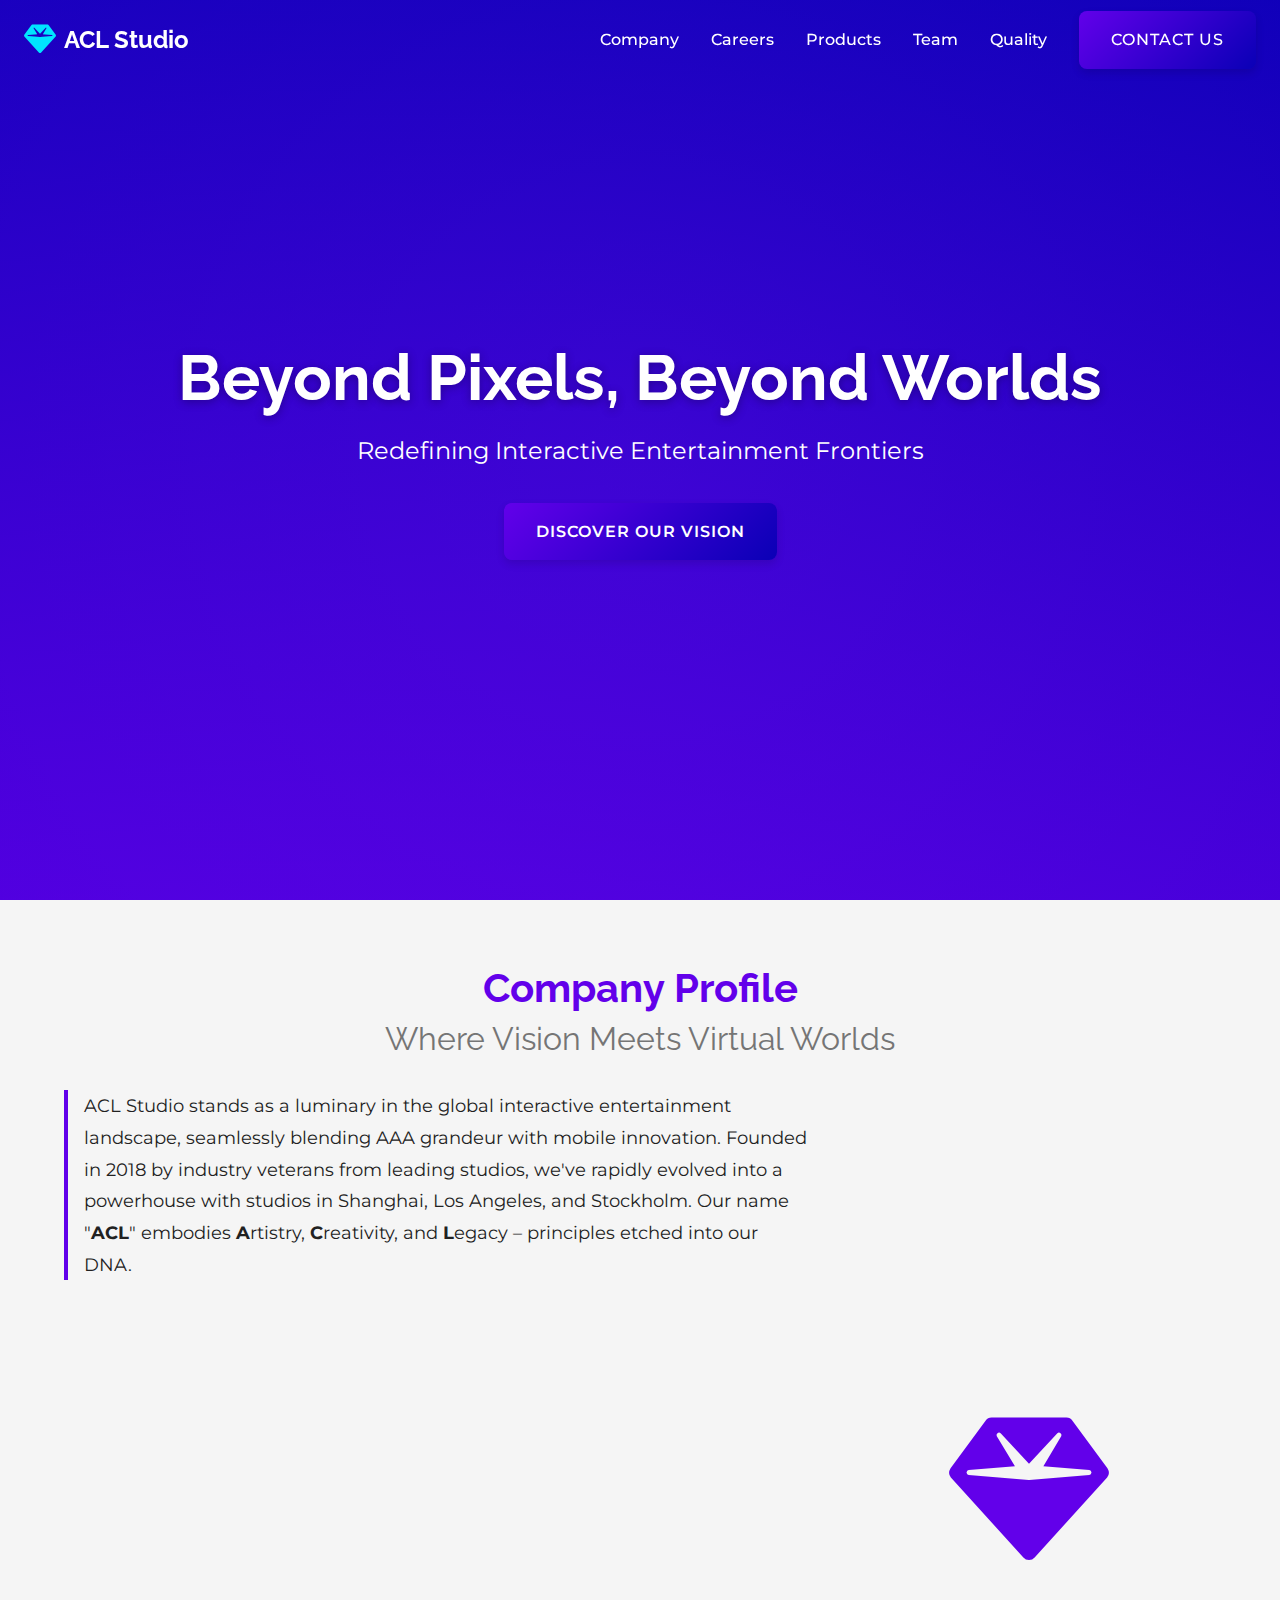
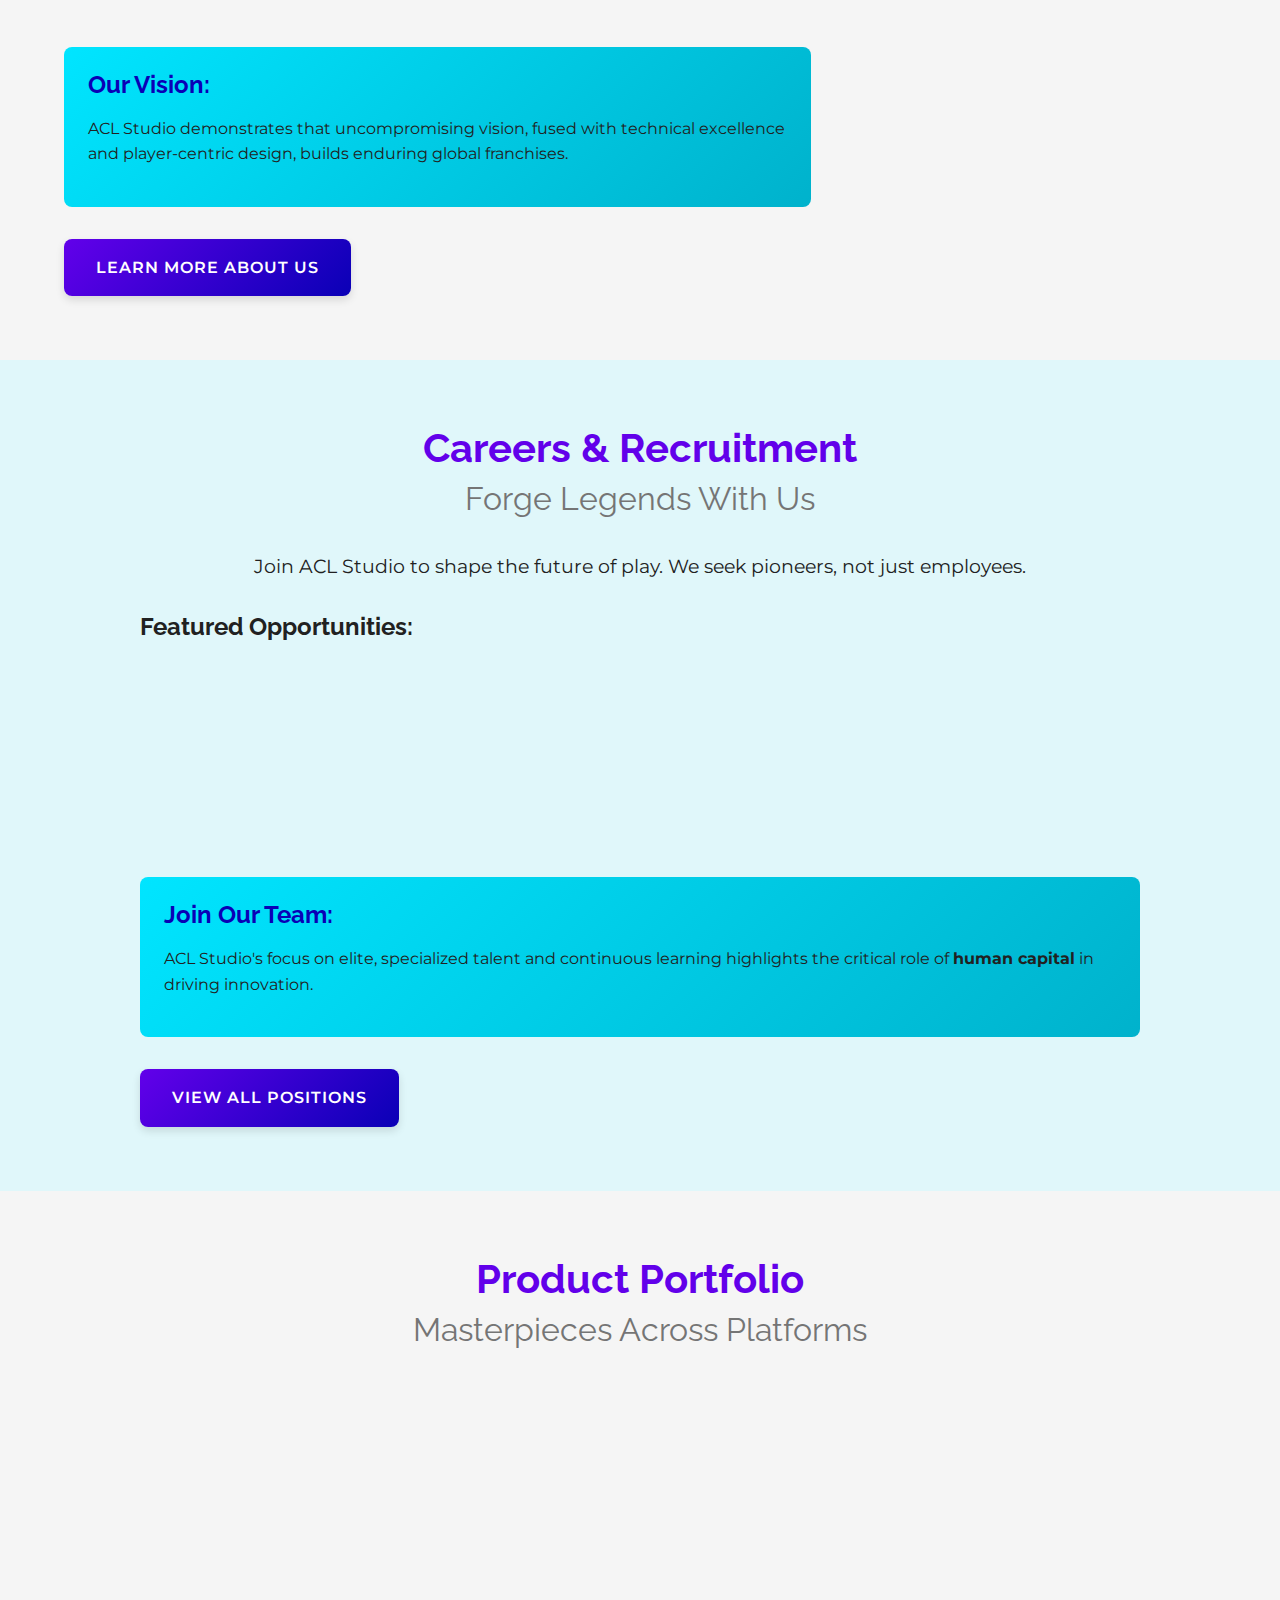
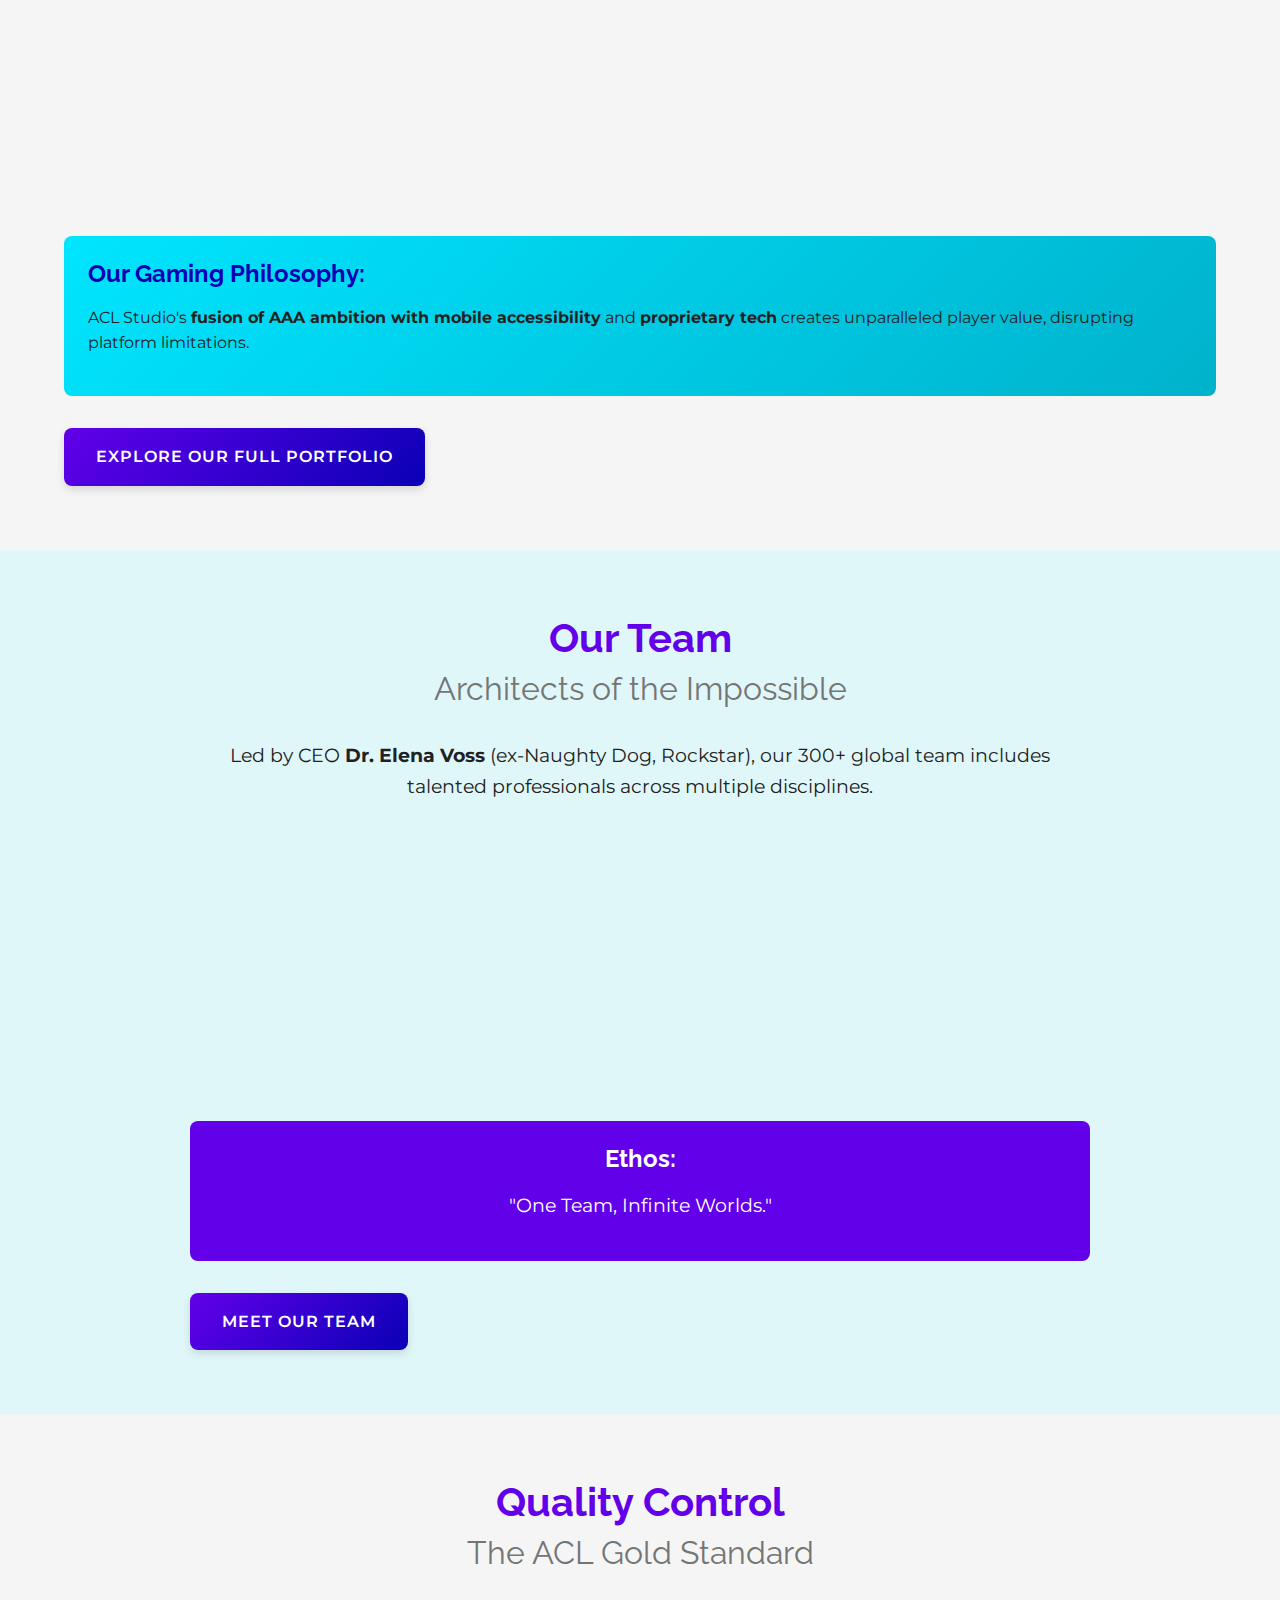
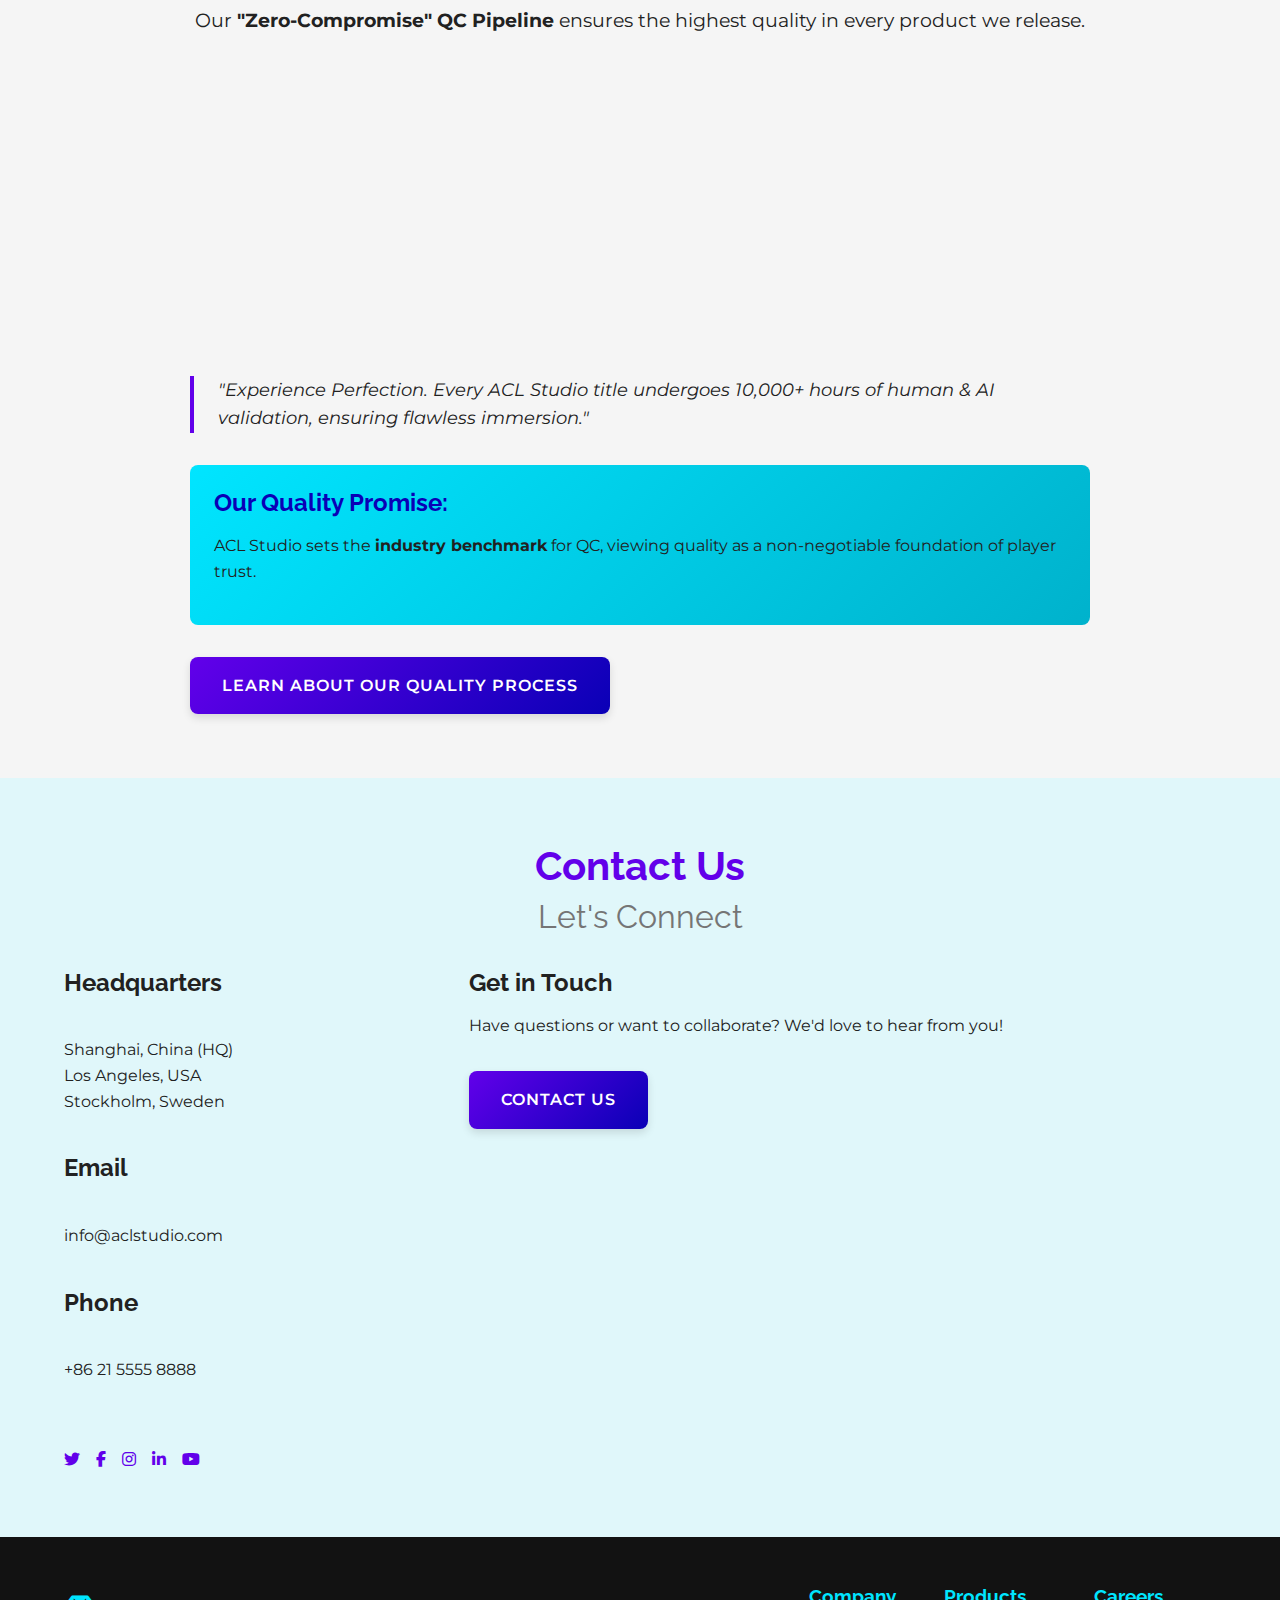
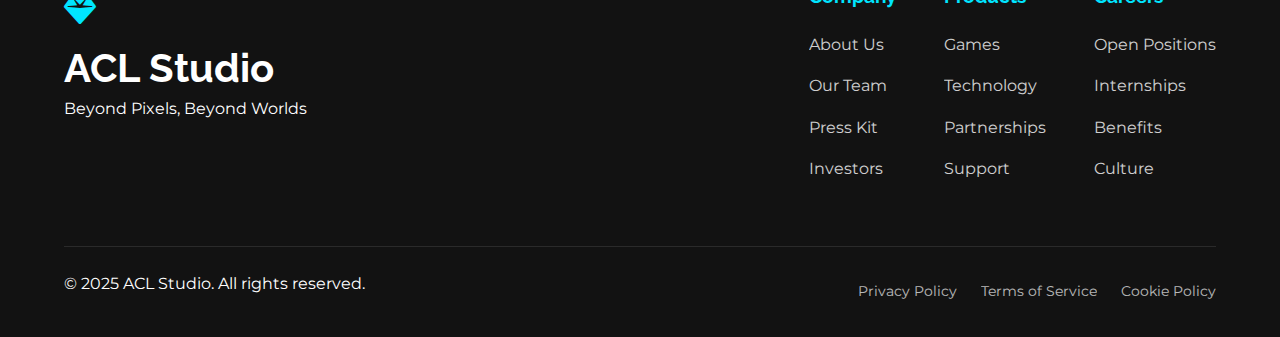
<file: index.html>
<!DOCTYPE html>
<html lang="en">
<head>
    <meta charset="UTF-8">
    <meta name="viewport" content="width=device-width, initial-scale=1.0">
    <title>ACL Studio - Beyond Pixels, Beyond Worlds</title>
    <link rel="stylesheet" href="https://cdnjs.cloudflare.com/ajax/libs/font-awesome/6.4.0/css/all.min.css">
    <link rel="stylesheet" href="css/styles.css">
    <link rel="preconnect" href="https://fonts.googleapis.com">
    <link rel="preconnect" href="https://fonts.gstatic.com" crossorigin>
    <link href="https://fonts.googleapis.com/css2?family=Montserrat:wght@300;400;600;700&family=Raleway:wght@300;400;500;700&display=swap" rel="stylesheet">
</head>
<body>
    <header>
        <nav>
            <div class="logo">
                <div class="logo-icon"><i class="fas fa-gem"></i></div>
                <h1>ACL Studio</h1>
            </div>
            <ul class="nav-links">
                <li><a href="company.html">Company</a></li>
                <li><a href="careers.html">Careers</a></li>
                <li><a href="products.html">Products</a></li>
                <li><a href="team.html">Team</a></li>
                <li><a href="quality.html">Quality</a></li>
                <li><a href="contact.html" class="cta-button">Contact Us</a></li>
            </ul>
            <div class="burger">
                <div class="line1"></div>
                <div class="line2"></div>
                <div class="line3"></div>
            </div>
        </nav>
        <div class="hero">
            <h1>Beyond Pixels, Beyond Worlds</h1>
            <p>Redefining Interactive Entertainment Frontiers</p>
            <a href="company.html" class="cta-button">Discover Our Vision</a>
        </div>
    </header>

    <main>
        <!-- Company Profile Section -->
        <section id="company" class="section">
            <div class="container">
                <h2 class="section-title">Company Profile</h2>
                <h3 class="section-subtitle">Where Vision Meets Virtual Worlds</h3>
                <div class="content-wrapper">
                    <div class="text-content">
                        <p class="highlight-text">
                            ACL Studio stands as a luminary in the global interactive entertainment landscape, seamlessly blending AAA grandeur with mobile innovation. Founded in 2018 by industry veterans from leading studios, we've rapidly evolved into a powerhouse with studios in Shanghai, Los Angeles, and Stockholm. Our name "<strong>ACL</strong>" embodies <strong>A</strong>rtistry, <strong>C</strong>reativity, and <strong>L</strong>egacy – principles etched into our DNA.
                        </p>
                        
                        <div class="info-card">
                            <h4>Business Scope:</h4>
                            <p>Development & publishing of AAA console/PC games + groundbreaking mobile titles (specializing in open-world experiences).</p>
                        </div>
                        
                        <div class="info-card">
                            <h4>Slogan:</h4>
                            <p><strong>"Beyond Pixels, Beyond Worlds."</strong></p>
                        </div>
                        
                        <div class="key-takeaway">
                            <h4>Our Vision:</h4>
                            <p>ACL Studio demonstrates that uncompromising vision, fused with technical excellence and player-centric design, builds enduring global franchises.</p>
                        </div>
                        
                        <div class="text-center" style="margin-top: 2rem;">
                            <a href="company.html" class="cta-button">Learn More About Us</a>
                        </div>
                    </div>
                    <div class="visual-content">
                        <div class="company-logo">
                            <i class="fas fa-gem"></i>
                        </div>
                    </div>
                </div>
            </div>
        </section>

        <!-- Careers Section -->
        <section id="careers" class="section alt-bg">
            <div class="container">
                <h2 class="section-title">Careers & Recruitment</h2>
                <h3 class="section-subtitle">Forge Legends With Us</h3>
                
                <p class="intro-text">Join ACL Studio to shape the future of play. We seek pioneers, not just employees.</p>
                
                <div class="careers-container">
                    <h4>Featured Opportunities:</h4>
                    <div class="job-cards">
                        <div class="job-card">
                            <h5>Senior Open-World Designer (Mobile)</h5>
                            <p>Craft vast, living worlds.</p>
                            <a href="careers.html" class="apply-button">Learn More</a>
                        </div>
                        
                        <div class="job-card">
                            <h5>Lead Narrative Architect (AAA)</h5>
                            <p>Weave epic sagas.</p>
                            <a href="careers.html" class="apply-button">Learn More</a>
                        </div>
                    </div>
                    
                    <div class="key-takeaway">
                        <h4>Join Our Team:</h4>
                        <p>ACL Studio's focus on elite, specialized talent and continuous learning highlights the critical role of <strong>human capital</strong> in driving innovation.</p>
                    </div>
                    
                    <div class="text-center" style="margin-top: 2rem;">
                        <a href="careers.html" class="cta-button">View All Positions</a>
                    </div>
                </div>
            </div>
        </section>

        <!-- Products Section -->
        <section id="products" class="section">
            <div class="container">
                <h2 class="section-title">Product Portfolio</h2>
                <h3 class="section-subtitle">Masterpieces Across Platforms</h3>
                
                <div class="product-showcase">
                    <!-- AAA Game -->
                    <div class="product-card aaa">
                        <div class="product-image">
                            <div class="image-placeholder">
                                <i class="fas fa-gamepad"></i>
                                <span>Futuristic soldier in neon-drenched cityscape</span>
                            </div>
                        </div>
                        <div class="product-info">
                            <h4>Eclipse Protocol</h4>
                            <div class="product-details">
                                <p><strong>Genre:</strong> Tactical Cyberpunk RPG</p>
                                <p><strong>Status:</strong> Pre-order ($69.99) - Launch Q3 2025</p>
                                <a href="products.html" class="apply-button">Learn More</a>
                            </div>
                        </div>
                    </div>
                    
                    <!-- Mobile Game -->
                    <div class="product-card mobile">
                        <div class="product-image">
                            <div class="image-placeholder">
                                <i class="fas fa-mobile-alt"></i>
                                <span>Player soaring between floating islands & ancient ruins</span>
                            </div>
                        </div>
                        <div class="product-info">
                            <h4>ChronoSphere: Infinite Realms</h4>
                            <div class="product-details">
                                <p><strong>Genre:</strong> Cross-Platform Open World Adventure</p>
                                <p><strong>Status:</strong> Live (Free + Cosmetic IAP) - 120M+ MAU</p>
                                <a href="products.html" class="apply-button">Learn More</a>
                            </div>
                        </div>
                    </div>
                </div>
                
                <div class="key-takeaway">
                    <h4>Our Gaming Philosophy:</h4>
                    <p>ACL Studio's <strong>fusion of AAA ambition with mobile accessibility</strong> and <strong>proprietary tech</strong> creates unparalleled player value, disrupting platform limitations.</p>
                </div>
                
                <div class="text-center" style="margin-top: 2rem;">
                    <a href="products.html" class="cta-button">Explore Our Full Portfolio</a>
                </div>
            </div>
        </section>

        <!-- Team Section -->
        <section id="team" class="section alt-bg">
            <div class="container">
                <h2 class="section-title">Our Team</h2>
                <h3 class="section-subtitle">Architects of the Impossible</h3>
                
                <div class="team-content">
                    <p class="team-intro">Led by CEO <strong>Dr. Elena Voss</strong> (ex-Naughty Dog, Rockstar), our 300+ global team includes talented professionals across multiple disciplines.</p>
                    
                    <div class="team-divisions">
                        <div class="division-card">
                            <div class="division-icon"><i class="fas fa-trophy"></i></div>
                            <h4>AAA Division</h4>
                            <p>BAFTA-winning designers, physicists-turned-gameplay engineers.</p>
                        </div>
                        
                        <div class="division-card">
                            <div class="division-icon"><i class="fas fa-mobile-alt"></i></div>
                            <h4>Mobile Innovation Lab</h4>
                            <p>Experts in hyper-optimization & live-ops economy design.</p>
                        </div>
                    </div>
                    
                    <div class="team-ethos">
                        <h4>Ethos:</h4>
                        <p>"One Team, Infinite Worlds."</p>
                    </div>
                    
                    <div class="text-center" style="margin-top: 2rem;">
                        <a href="team.html" class="cta-button">Meet Our Team</a>
                    </div>
                </div>
            </div>
        </section>

        <!-- Quality Control Section -->
        <section id="quality" class="section">
            <div class="container">
                <h2 class="section-title">Quality Control</h2>
                <h3 class="section-subtitle">The ACL Gold Standard</h3>
                
                <div class="quality-content">
                    <p class="quality-intro">Our <strong>"Zero-Compromise" QC Pipeline</strong> ensures the highest quality in every product we release.</p>
                    
                    <div class="quality-steps">
                        <div class="step">
                            <div class="step-number">1</div>
                            <div class="step-content">
                                <h4>AI-Prevention</h4>
                                <p>Proprietary "Sentinel AI" scans code/assets pre-alpha for bugs/exploits.</p>
                            </div>
                        </div>
                        
                        <div class="step">
                            <div class="step-number">2</div>
                            <div class="step-content">
                                <h4>Player Beta Phalanx</h4>
                                <p>50,000+ dedicated community testers across 10 tiers.</p>
                            </div>
                        </div>
                    </div>
                    
                    <div class="marketing-message">
                        <blockquote>
                            <p><em>"Experience Perfection. Every ACL Studio title undergoes 10,000+ hours of human & AI validation, ensuring flawless immersion."</em></p>
                        </blockquote>
                    </div>
                    
                    <div class="key-takeaway">
                        <h4>Our Quality Promise:</h4>
                        <p>ACL Studio sets the <strong>industry benchmark</strong> for QC, viewing quality as a non-negotiable foundation of player trust.</p>
                    </div>
                    
                    <div class="text-center" style="margin-top: 2rem;">
                        <a href="quality.html" class="cta-button">Learn About Our Quality Process</a>
                    </div>
                </div>
            </div>
        </section>

        <!-- Contact Section -->
        <section id="contact" class="section alt-bg">
            <div class="container">
                <h2 class="section-title">Contact Us</h2>
                <h3 class="section-subtitle">Let's Connect</h3>
                
                <div class="contact-container">
                    <div class="contact-info">
                        <h4>Headquarters</h4>
                        <p>Shanghai, China (HQ)<br>
                        Los Angeles, USA<br>
                        Stockholm, Sweden</p>
                        
                        <h4>Email</h4>
                        <p>info@aclstudio.com</p>
                        
                        <h4>Phone</h4>
                        <p>+86 21 5555 8888</p>
                        
                        <div class="social-links">
                            <a href="#" class="social-link"><i class="fab fa-twitter"></i></a>
                            <a href="#" class="social-link"><i class="fab fa-facebook-f"></i></a>
                            <a href="#" class="social-link"><i class="fab fa-instagram"></i></a>
                            <a href="#" class="social-link"><i class="fab fa-linkedin-in"></i></a>
                            <a href="#" class="social-link"><i class="fab fa-youtube"></i></a>
                        </div>
                    </div>
                    
                    <div class="contact-form-preview">
                        <h4>Get in Touch</h4>
                        <p>Have questions or want to collaborate? We'd love to hear from you!</p>
                        <div class="text-center" style="margin-top: 2rem;">
                            <a href="contact.html" class="cta-button">Contact Us</a>
                        </div>
                    </div>
                </div>
            </div>
        </section>
    </main>

    <footer>
        <div class="container">
            <div class="footer-content">
                <div class="footer-logo">
                    <div class="logo-icon"><i class="fas fa-gem"></i></div>
                    <h2>ACL Studio</h2>
                    <p>Beyond Pixels, Beyond Worlds</p>
                </div>
                
                <div class="footer-links">
                    <div class="link-column">
                        <h3>Company</h3>
                        <ul>
                            <li><a href="company.html">About Us</a></li>
                            <li><a href="team.html">Our Team</a></li>
                            <li><a href="#">Press Kit</a></li>
                            <li><a href="#">Investors</a></li>
                        </ul>
                    </div>
                    
                    <div class="link-column">
                        <h3>Products</h3>
                        <ul>
                            <li><a href="products.html">Games</a></li>
                            <li><a href="products.html#technology">Technology</a></li>
                            <li><a href="#">Partnerships</a></li>
                            <li><a href="contact.html">Support</a></li>
                        </ul>
                    </div>
                    
                    <div class="link-column">
                        <h3>Careers</h3>
                        <ul>
                            <li><a href="careers.html">Open Positions</a></li>
                            <li><a href="careers.html#internship">Internships</a></li>
                            <li><a href="careers.html#benefits">Benefits</a></li>
                            <li><a href="careers.html#culture">Culture</a></li>
                        </ul>
                    </div>
                </div>
            </div>
            
            <div class="footer-bottom">
                <p>&copy; 2025 ACL Studio. All rights reserved.</p>
                <div class="legal-links">
                    <a href="#">Privacy Policy</a>
                    <a href="#">Terms of Service</a>
                    <a href="#">Cookie Policy</a>
                </div>
            </div>
        </div>
    </footer>

    <script src="js/main.js"></script>
</body>
</html>
</file>
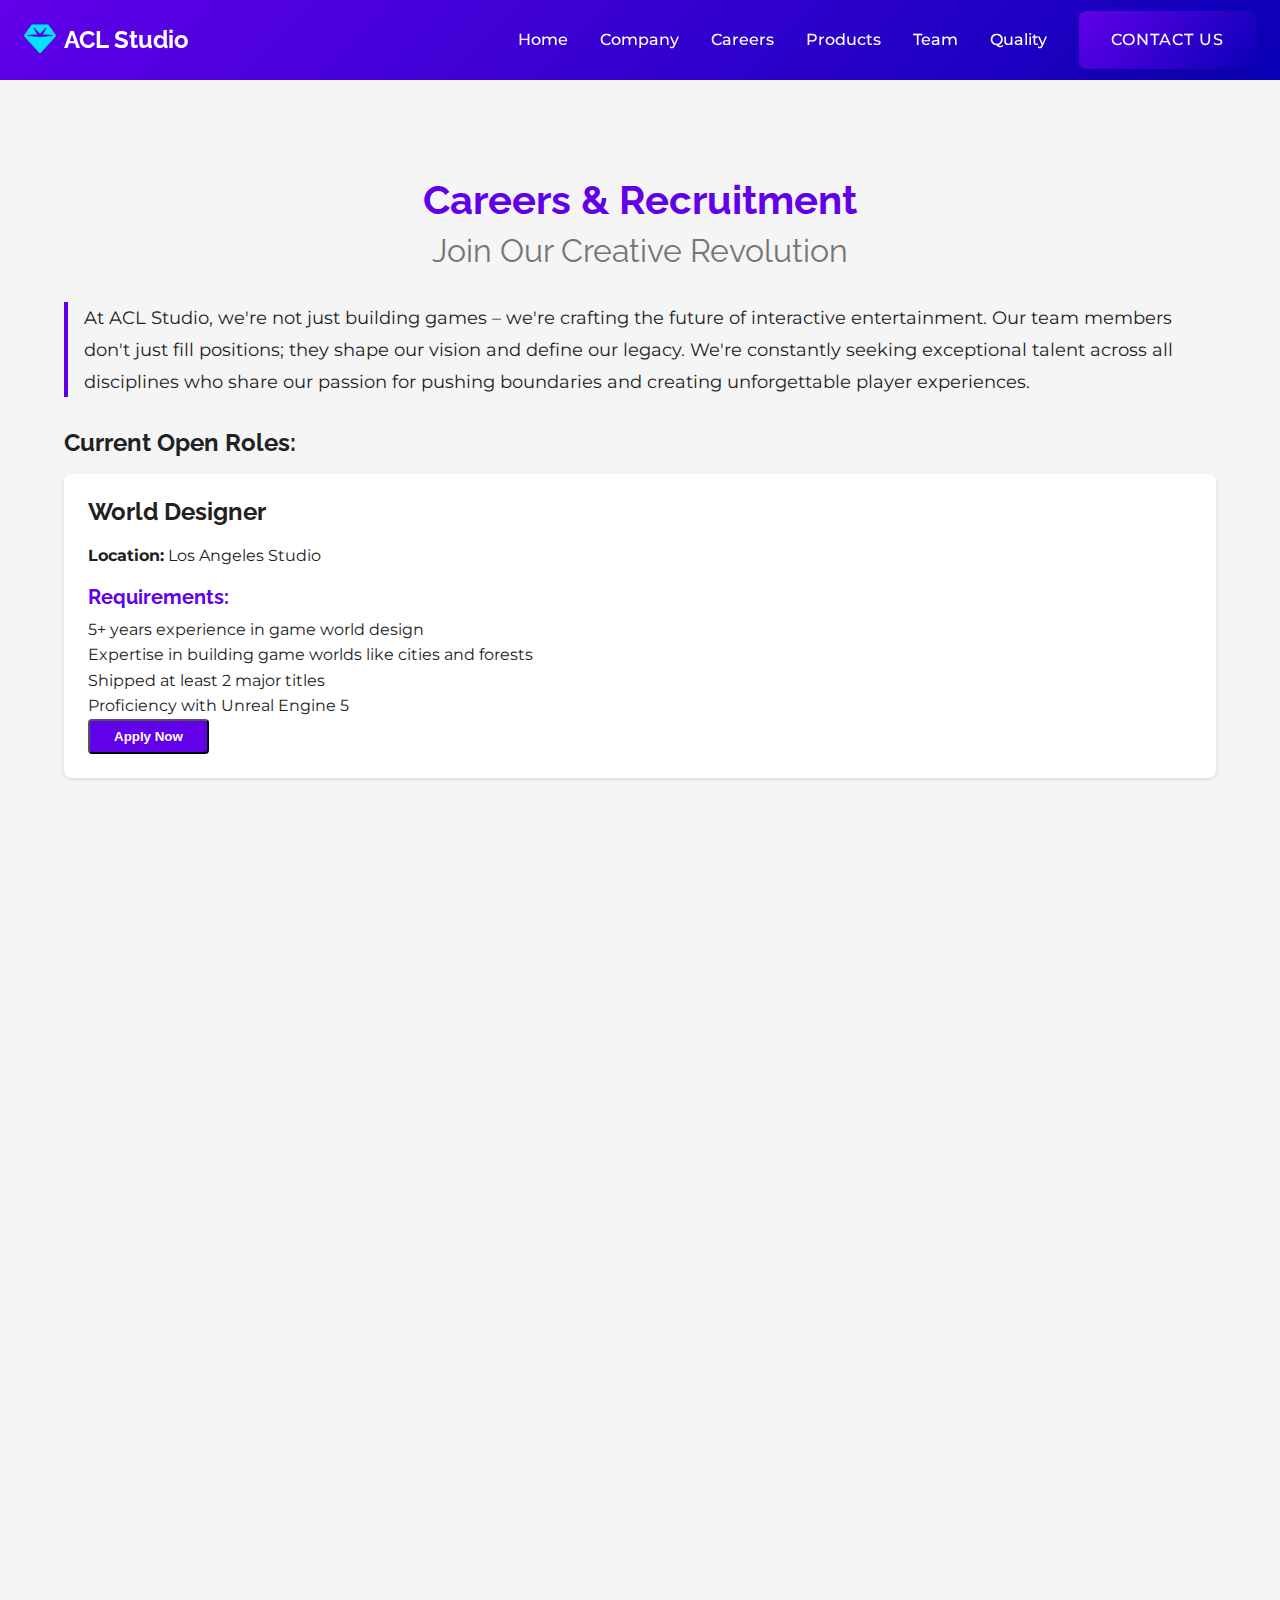
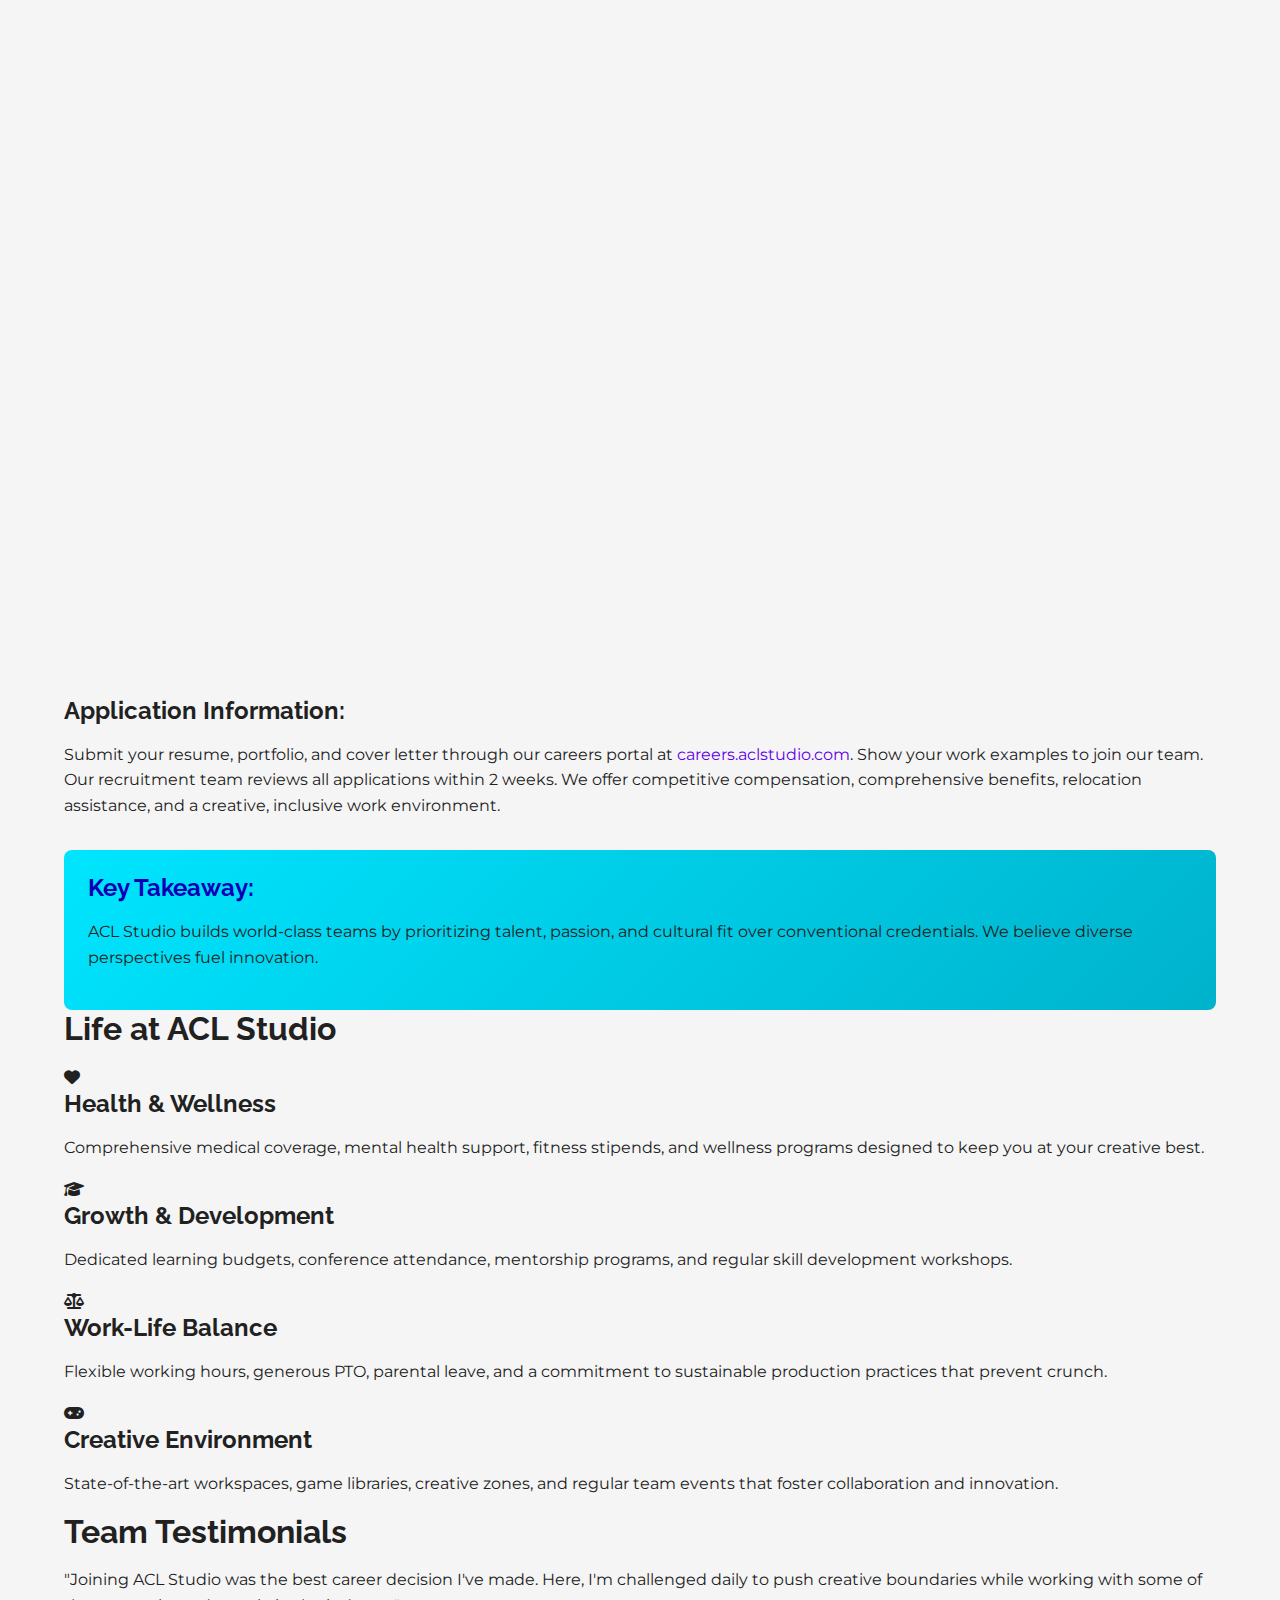
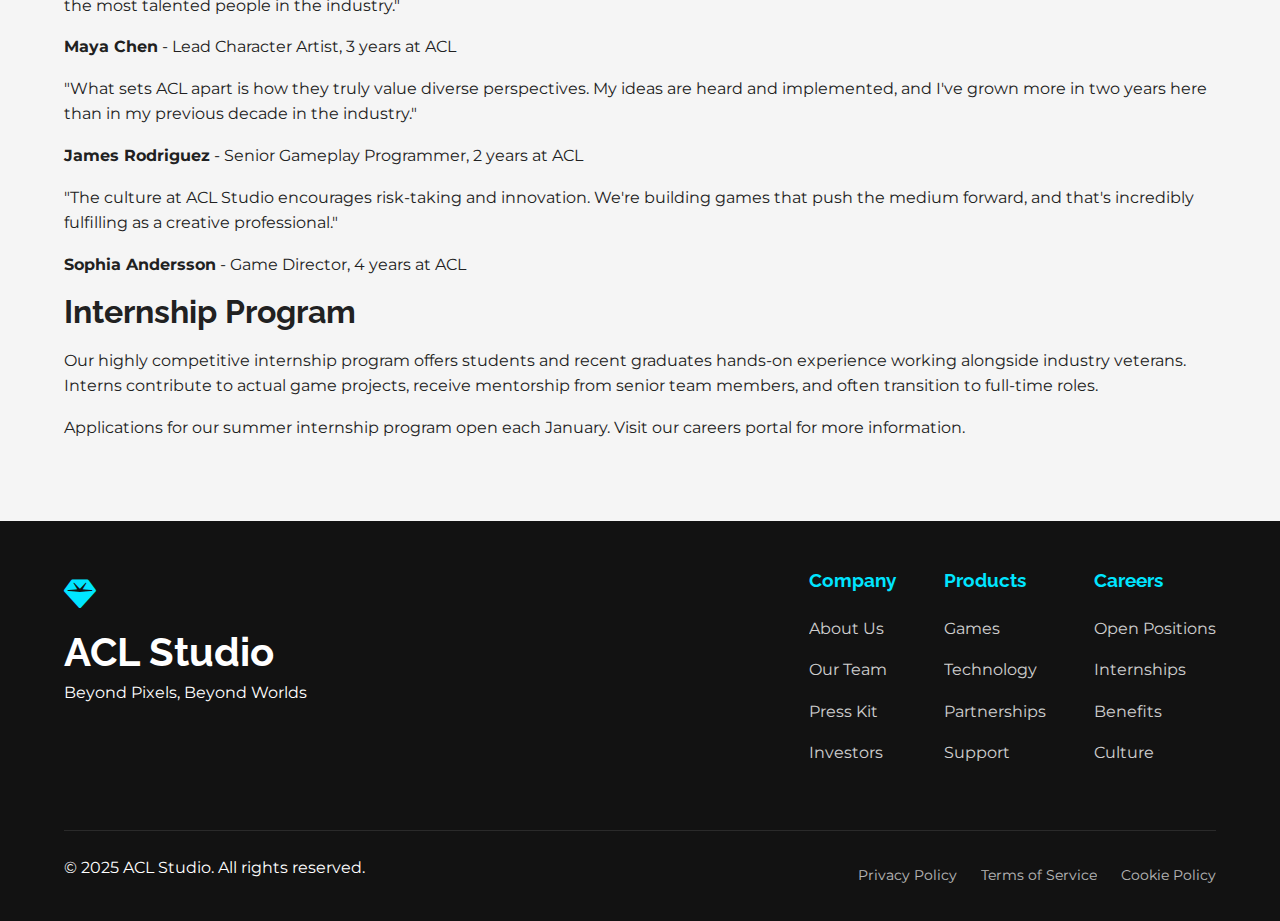
<file: careers.html>
<!DOCTYPE html>
<html lang="en">
<head>
    <meta charset="UTF-8">
    <meta name="viewport" content="width=device-width, initial-scale=1.0">
    <title>Careers - ACL Studio</title>
    <link rel="stylesheet" href="https://cdnjs.cloudflare.com/ajax/libs/font-awesome/6.4.0/css/all.min.css">
    <link rel="stylesheet" href="css/styles.css">
    <link rel="preconnect" href="https://fonts.googleapis.com">
    <link rel="preconnect" href="https://fonts.gstatic.com" crossorigin>
    <link href="https://fonts.googleapis.com/css2?family=Montserrat:wght@300;400;600;700&family=Raleway:wght@300;400;500;700&display=swap" rel="stylesheet">
</head>
<body>
    <header class="page-header">
        <nav>
            <div class="logo">
                <div class="logo-icon"><i class="fas fa-gem"></i></div>
                <h1>ACL Studio</h1>
            </div>
            <ul class="nav-links">
                <li><a href="index.html">Home</a></li>
                <li><a href="company.html">Company</a></li>
                <li><a href="careers.html" class="active">Careers</a></li>
                <li><a href="products.html">Products</a></li>
                <li><a href="team.html">Team</a></li>
                <li><a href="quality.html">Quality</a></li>
                <li><a href="contact.html" class="cta-button">Contact Us</a></li>
            </ul>
            <div class="burger">
                <div class="line1"></div>
                <div class="line2"></div>
                <div class="line3"></div>
            </div>
        </nav>
    </header>

    <main>
        <!-- Careers Section -->
        <section id="careers" class="section">
            <div class="container">
                <h2 class="section-title">Careers & Recruitment</h2>
                <h3 class="section-subtitle">Join Our Creative Revolution</h3>
                
                <div class="content-wrapper">
                    <div class="text-content">
                        <p class="highlight-text">
                            At ACL Studio, we're not just building games – we're crafting the future of interactive entertainment. Our team members don't just fill positions; they shape our vision and define our legacy. We're constantly seeking exceptional talent across all disciplines who share our passion for pushing boundaries and creating unforgettable player experiences.
                        </p>
                        
                        <h4 class="content-title">Current Open Roles:</h4>
                        
                        <div class="job-listings">
                            <div class="job-card">
                                <h4>World Designer</h4>
                                <p><strong>Location:</strong> Los Angeles Studio</p>
                                <div class="job-requirements">
                                    <h5>Requirements:</h5>
                                    <ul>
                                        <li>5+ years experience in game world design</li>
                                        <li>Expertise in building game worlds like cities and forests</li>
                                        <li>Shipped at least 2 major titles</li>
                                        <li>Proficiency with Unreal Engine 5</li>
                                    </ul>
                                </div>
                                <a href="https://careers.aclstudio.com"><button class="apply-button">Apply Now</button></a>
                            </div>
                            
                            <div class="job-card">
                                <h4>Story Writer</h4>
                                <p><strong>Location:</strong> Stockholm Studio</p>
                                <div class="job-requirements">
                                    <h5>Requirements:</h5>
                                    <ul>
                                        <li>7+ years in game narrative design</li>
                                        <li>Experience creating exciting adventures and characters</li>
                                        <li>Portfolio demonstrating character development</li>
                                        <li>Background in procedural narrative preferred</li>
                                    </ul>
                                </div>
                                <a href="https://careers.aclstudio.com"><button class="apply-button">Apply Now</button></a>
                            </div>
                            
                            <div class="job-card">
                                <h4>Effects Artist</h4>
                                <p><strong>Location:</strong> Shanghai Studio</p>
                                <div class="job-requirements">
                                    <h5>Requirements:</h5>
                                    <ul>
                                        <li>3+ years creating visual effects for games</li>
                                        <li>Experience making magic spells and explosions look real</li>
                                        <li>Strong portfolio showcasing particle systems</li>
                                        <li>Experience with Niagara and/or Houdini</li>
                                    </ul>
                                </div>
                                <a href="https://careers.aclstudio.com"><button class="apply-button">Apply Now</button></a>
                            </div>
                            
                            <div class="job-card">
                                <h4>AI Engineer</h4>
                                <p><strong>Location:</strong> Remote (Global)</p>
                                <div class="job-requirements">
                                    <h5>Requirements:</h5>
                                    <ul>
                                        <li>4+ years developing game AI systems</li>
                                        <li>Strong C++ and Python skills</li>
                                        <li>Experience teaching game characters to think smart</li>
                                        <li>Knowledge of machine learning applications in games</li>
                                    </ul>
                                </div>
                                <a href="https://careers.aclstudio.com"><button class="apply-button">Apply Now</button></a>
                            </div>
                            
                            <!-- Extended Job Listings -->
                            <div class="job-card">
                                <h4>Senior UI/UX Designer</h4>
                                <p><strong>Location:</strong> Los Angeles Studio</p>
                                <div class="job-requirements">
                                    <h5>Requirements:</h5>
                                    <ul>
                                        <li>6+ years of UI/UX design for games</li>
                                        <li>Strong portfolio showing innovative interfaces</li>
                                        <li>Experience with accessibility standards</li>
                                        <li>Knowledge of motion graphics and animation</li>
                                    </ul>
                                </div>
                                <a href="https://careers.aclstudio.com"><button class="apply-button">Apply Now</button></a>
                            </div>
                            
                            <div class="job-card">
                                <h4>Technical Art Director</h4>
                                <p><strong>Location:</strong> Stockholm Studio</p>
                                <div class="job-requirements">
                                    <h5>Requirements:</h5>
                                    <ul>
                                        <li>8+ years in technical art leadership</li>
                                        <li>Experience bridging art and programming teams</li>
                                        <li>Proficiency in shader development</li>
                                        <li>Strong pipeline optimization skills</li>
                                    </ul>
                                </div>
                                <a href="https://careers.aclstudio.com"><button class="apply-button">Apply Now</button></a>
                            </div>
                        </div>
                        
                        <div class="application-info">
                            <h4>Application Information:</h4>
                            <p>Submit your resume, portfolio, and cover letter through our careers portal at <a href="https://careers.aclstudio.com">careers.aclstudio.com</a>. Show your work examples to join our team. Our recruitment team reviews all applications within 2 weeks. We offer competitive compensation, comprehensive benefits, relocation assistance, and a creative, inclusive work environment.</p>
                        </div>
                        
                        <div class="key-takeaway">
                            <h4>Key Takeaway:</h4>
                            <p>ACL Studio builds world-class teams by prioritizing talent, passion, and cultural fit over conventional credentials. We believe diverse perspectives fuel innovation.</p>
                        </div>
                    </div>
                </div>
                
                <!-- Extended Content -->
                <div class="extended-content">
                    <h3 class="content-title">Life at ACL Studio</h3>
                    
                    <div class="benefits-section">
                        <div class="benefits-grid">
                            <div class="benefit-card">
                                <div class="benefit-icon"><i class="fas fa-heart"></i></div>
                                <h4>Health & Wellness</h4>
                                <p>Comprehensive medical coverage, mental health support, fitness stipends, and wellness programs designed to keep you at your creative best.</p>
                            </div>
                            
                            <div class="benefit-card">
                                <div class="benefit-icon"><i class="fas fa-graduation-cap"></i></div>
                                <h4>Growth & Development</h4>
                                <p>Dedicated learning budgets, conference attendance, mentorship programs, and regular skill development workshops.</p>
                            </div>
                            
                            <div class="benefit-card">
                                <div class="benefit-icon"><i class="fas fa-balance-scale"></i></div>
                                <h4>Work-Life Balance</h4>
                                <p>Flexible working hours, generous PTO, parental leave, and a commitment to sustainable production practices that prevent crunch.</p>
                            </div>
                            
                            <div class="benefit-card">
                                <div class="benefit-icon"><i class="fas fa-gamepad"></i></div>
                                <h4>Creative Environment</h4>
                                <p>State-of-the-art workspaces, game libraries, creative zones, and regular team events that foster collaboration and innovation.</p>
                            </div>
                        </div>
                    </div>
                    
                    <div class="testimonials-section">
                        <h3 class="content-title">Team Testimonials</h3>
                        
                        <div class="testimonials-slider">
                            <div class="testimonial">
                                <div class="testimonial-content">
                                    <p>"Joining ACL Studio was the best career decision I've made. Here, I'm challenged daily to push creative boundaries while working with some of the most talented people in the industry."</p>
                                </div>
                                <div class="testimonial-author">
                                    <p><strong>Maya Chen</strong> - Lead Character Artist, 3 years at ACL</p>
                                </div>
                            </div>
                            
                            <div class="testimonial">
                                <div class="testimonial-content">
                                    <p>"What sets ACL apart is how they truly value diverse perspectives. My ideas are heard and implemented, and I've grown more in two years here than in my previous decade in the industry."</p>
                                </div>
                                <div class="testimonial-author">
                                    <p><strong>James Rodriguez</strong> - Senior Gameplay Programmer, 2 years at ACL</p>
                                </div>
                            </div>
                            
                            <div class="testimonial">
                                <div class="testimonial-content">
                                    <p>"The culture at ACL Studio encourages risk-taking and innovation. We're building games that push the medium forward, and that's incredibly fulfilling as a creative professional."</p>
                                </div>
                                <div class="testimonial-author">
                                    <p><strong>Sophia Andersson</strong> - Game Director, 4 years at ACL</p>
                                </div>
                            </div>
                        </div>
                    </div>
                    
                    <div class="internship-section">
                        <h3 class="content-title">Internship Program</h3>
                        <p>Our highly competitive internship program offers students and recent graduates hands-on experience working alongside industry veterans. Interns contribute to actual game projects, receive mentorship from senior team members, and often transition to full-time roles.</p>
                        <p>Applications for our summer internship program open each January. Visit our careers portal for more information.</p>
                    </div>
                </div>
            </div>
        </section>
    </main>

    <footer>
        <div class="container">
            <div class="footer-content">
                <div class="footer-logo">
                    <div class="logo-icon"><i class="fas fa-gem"></i></div>
                    <h2>ACL Studio</h2>
                    <p>Beyond Pixels, Beyond Worlds</p>
                </div>
                
                <div class="footer-links">
                    <div class="link-column">
                        <h3>Company</h3>
                        <ul>
                            <li><a href="company.html">About Us</a></li>
                            <li><a href="team.html">Our Team</a></li>
                            <li><a href="#">Press Kit</a></li>
                            <li><a href="#">Investors</a></li>
                        </ul>
                    </div>
                    
                    <div class="link-column">
                        <h3>Products</h3>
                        <ul>
                            <li><a href="products.html">Games</a></li>
                            <li><a href="#">Technology</a></li>
                            <li><a href="#">Partnerships</a></li>
                            <li><a href="#">Support</a></li>
                        </ul>
                    </div>
                    
                    <div class="link-column">
                        <h3>Careers</h3>
                        <ul>
                            <li><a href="careers.html">Open Positions</a></li>
                            <li><a href="#">Internships</a></li>
                            <li><a href="#">Benefits</a></li>
                            <li><a href="#">Culture</a></li>
                        </ul>
                    </div>
                </div>
            </div>
            
            <div class="footer-bottom">
                <p>&copy; 2025 ACL Studio. All rights reserved.</p>
                <div class="legal-links">
                    <a href="#">Privacy Policy</a>
                    <a href="#">Terms of Service</a>
                    <a href="#">Cookie Policy</a>
                </div>
            </div>
        </div>
    </footer>

    <script src="js/main.js"></script>
</body>
</html>
</file>
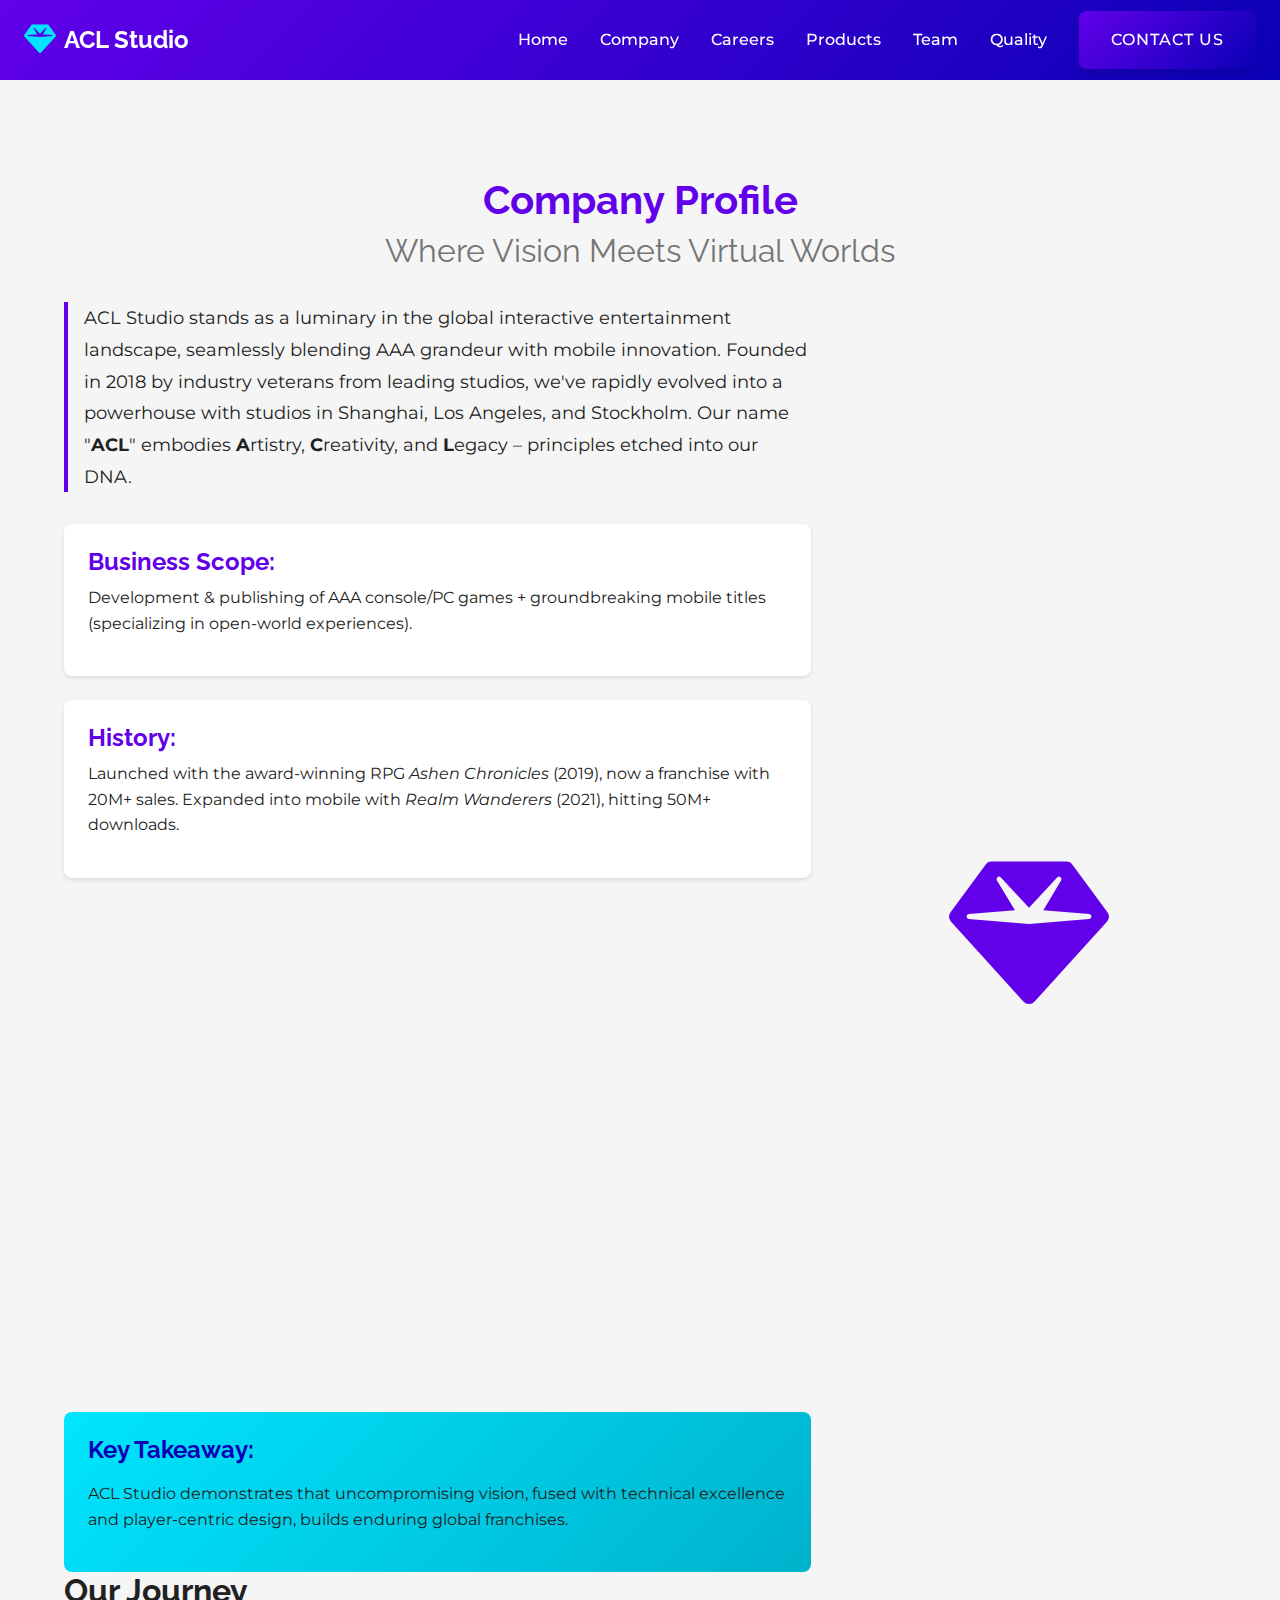
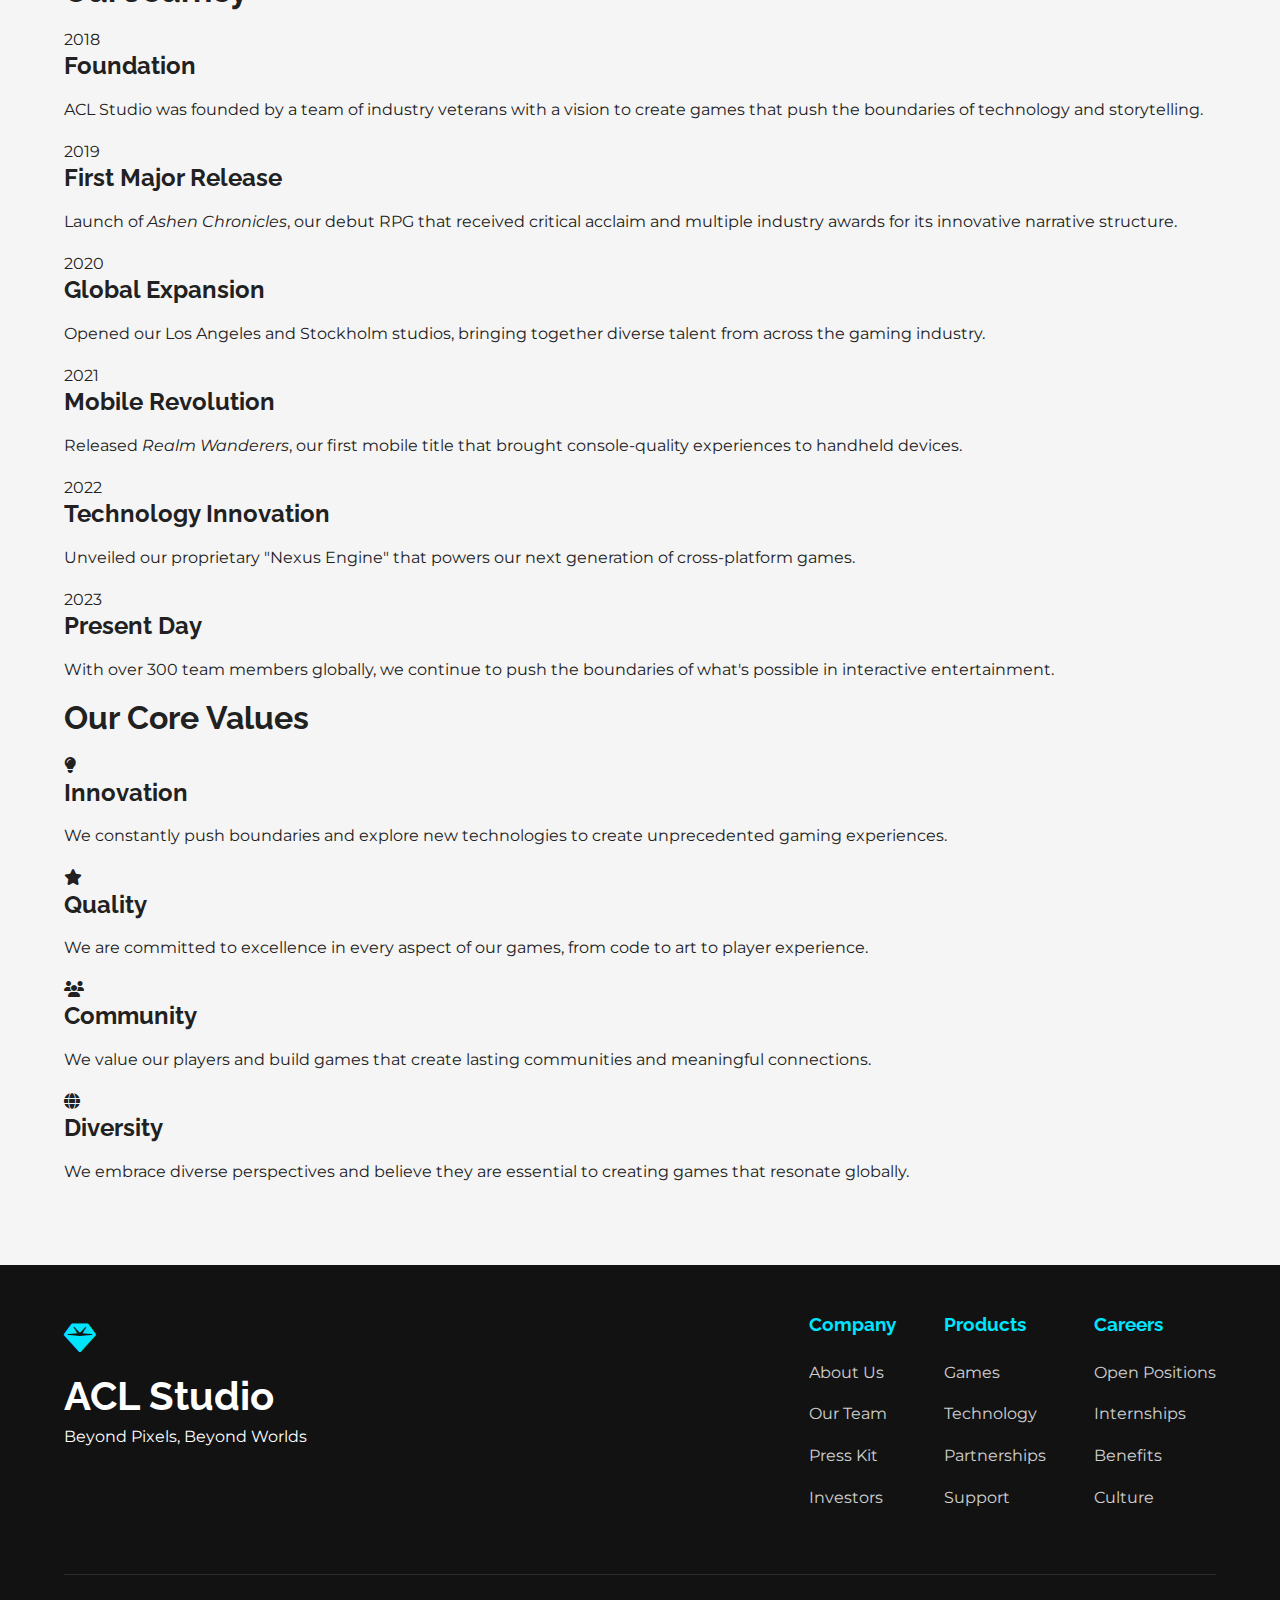
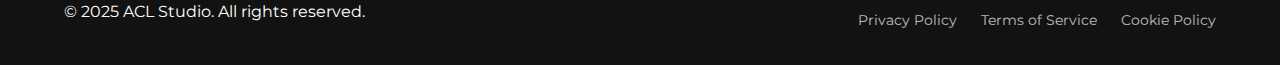
<file: company.html>
<!DOCTYPE html>
<html lang="en">
<head>
    <meta charset="UTF-8">
    <meta name="viewport" content="width=device-width, initial-scale=1.0">
    <title>Company Profile - ACL Studio</title>
    <link rel="stylesheet" href="https://cdnjs.cloudflare.com/ajax/libs/font-awesome/6.4.0/css/all.min.css">
    <link rel="stylesheet" href="css/styles.css">
    <link rel="preconnect" href="https://fonts.googleapis.com">
    <link rel="preconnect" href="https://fonts.gstatic.com" crossorigin>
    <link href="https://fonts.googleapis.com/css2?family=Montserrat:wght@300;400;600;700&family=Raleway:wght@300;400;500;700&display=swap" rel="stylesheet">
</head>
<body>
    <header class="page-header">
        <nav>
            <div class="logo">
                <div class="logo-icon"><i class="fas fa-gem"></i></div>
                <h1>ACL Studio</h1>
            </div>
            <ul class="nav-links">
                <li><a href="index.html">Home</a></li>
                <li><a href="company.html" class="active">Company</a></li>
                <li><a href="careers.html">Careers</a></li>
                <li><a href="products.html">Products</a></li>
                <li><a href="team.html">Team</a></li>
                <li><a href="quality.html">Quality</a></li>
                <li><a href="contact.html" class="cta-button">Contact Us</a></li>
            </ul>
            <div class="burger">
                <div class="line1"></div>
                <div class="line2"></div>
                <div class="line3"></div>
            </div>
        </nav>
    </header>

    <main>
        <!-- Company Profile Section -->
        <section id="company" class="section">
            <div class="container">
                <h2 class="section-title">Company Profile</h2>
                <h3 class="section-subtitle">Where Vision Meets Virtual Worlds</h3>
                
                <div class="content-wrapper">
                    <div class="text-content">
                        <p class="highlight-text">
                            ACL Studio stands as a luminary in the global interactive entertainment landscape, seamlessly blending AAA grandeur with mobile innovation. Founded in 2018 by industry veterans from leading studios, we've rapidly evolved into a powerhouse with studios in Shanghai, Los Angeles, and Stockholm. Our name "<strong>ACL</strong>" embodies <strong>A</strong>rtistry, <strong>C</strong>reativity, and <strong>L</strong>egacy – principles etched into our DNA.
                        </p>
                        
                        <div class="info-card">
                            <h4>Business Scope:</h4>
                            <p>Development & publishing of AAA console/PC games + groundbreaking mobile titles (specializing in open-world experiences).</p>
                        </div>
                        
                        <div class="info-card">
                            <h4>History:</h4>
                            <p>Launched with the award-winning RPG <em>Ashen Chronicles</em> (2019), now a franchise with 20M+ sales. Expanded into mobile with <em>Realm Wanderers</em> (2021), hitting 50M+ downloads.</p>
                        </div>
                        
                        <div class="info-card">
                            <h4>Logo & Connotation:</h4>
                            <p>A dynamic, abstract polyhedral crystal – symbolizing <strong>infinite possibilities</strong>, <strong>technological precision</strong>, and the <strong>convergence</strong> of art/science in game design.</p>
                        </div>
                        
                        <div class="info-card">
                            <h4>Corporate Culture:</h4>
                            <p>"<strong>Boundless Innovation, Relentless Quality</strong>." We foster a flat hierarchy where creativity thrives, supported by cutting-edge R&D labs and global talent exchanges.</p>
                        </div>
                        
                        <div class="info-card">
                            <h4>Slogan:</h4>
                            <p><strong>"Beyond Pixels, Beyond Worlds."</strong></p>
                        </div>
                        
                        <div class="key-takeaway">
                            <h4>Key Takeaway:</h4>
                            <p>ACL Studio demonstrates that uncompromising vision, fused with technical excellence and player-centric design, builds enduring global franchises.</p>
                        </div>
                    </div>
                    <div class="visual-content">
                        <div class="company-logo">
                            <i class="fas fa-gem"></i>
                        </div>
                    </div>
                </div>

                <!-- Extended Content -->
                <div class="extended-content">
                    <h3 class="content-title">Our Journey</h3>
                    <div class="timeline">
                        <div class="timeline-item">
                            <div class="timeline-dot"></div>
                            <div class="timeline-date">2018</div>
                            <div class="timeline-content">
                                <h4>Foundation</h4>
                                <p>ACL Studio was founded by a team of industry veterans with a vision to create games that push the boundaries of technology and storytelling.</p>
                            </div>
                        </div>
                        <div class="timeline-item">
                            <div class="timeline-dot"></div>
                            <div class="timeline-date">2019</div>
                            <div class="timeline-content">
                                <h4>First Major Release</h4>
                                <p>Launch of <em>Ashen Chronicles</em>, our debut RPG that received critical acclaim and multiple industry awards for its innovative narrative structure.</p>
                            </div>
                        </div>
                        <div class="timeline-item">
                            <div class="timeline-dot"></div>
                            <div class="timeline-date">2020</div>
                            <div class="timeline-content">
                                <h4>Global Expansion</h4>
                                <p>Opened our Los Angeles and Stockholm studios, bringing together diverse talent from across the gaming industry.</p>
                            </div>
                        </div>
                        <div class="timeline-item">
                            <div class="timeline-dot"></div>
                            <div class="timeline-date">2021</div>
                            <div class="timeline-content">
                                <h4>Mobile Revolution</h4>
                                <p>Released <em>Realm Wanderers</em>, our first mobile title that brought console-quality experiences to handheld devices.</p>
                            </div>
                        </div>
                        <div class="timeline-item">
                            <div class="timeline-dot"></div>
                            <div class="timeline-date">2022</div>
                            <div class="timeline-content">
                                <h4>Technology Innovation</h4>
                                <p>Unveiled our proprietary "Nexus Engine" that powers our next generation of cross-platform games.</p>
                            </div>
                        </div>
                        <div class="timeline-item">
                            <div class="timeline-dot"></div>
                            <div class="timeline-date">2023</div>
                            <div class="timeline-content">
                                <h4>Present Day</h4>
                                <p>With over 300 team members globally, we continue to push the boundaries of what's possible in interactive entertainment.</p>
                            </div>
                        </div>
                    </div>

                    <div class="values-section">
                        <h3 class="content-title">Our Core Values</h3>
                        <div class="values-grid">
                            <div class="value-card">
                                <div class="value-icon"><i class="fas fa-lightbulb"></i></div>
                                <h4>Innovation</h4>
                                <p>We constantly push boundaries and explore new technologies to create unprecedented gaming experiences.</p>
                            </div>
                            <div class="value-card">
                                <div class="value-icon"><i class="fas fa-star"></i></div>
                                <h4>Quality</h4>
                                <p>We are committed to excellence in every aspect of our games, from code to art to player experience.</p>
                            </div>
                            <div class="value-card">
                                <div class="value-icon"><i class="fas fa-users"></i></div>
                                <h4>Community</h4>
                                <p>We value our players and build games that create lasting communities and meaningful connections.</p>
                            </div>
                            <div class="value-card">
                                <div class="value-icon"><i class="fas fa-globe"></i></div>
                                <h4>Diversity</h4>
                                <p>We embrace diverse perspectives and believe they are essential to creating games that resonate globally.</p>
                            </div>
                        </div>
                    </div>
                </div>
            </div>
        </section>
    </main>

    <footer>
        <div class="container">
            <div class="footer-content">
                <div class="footer-logo">
                    <div class="logo-icon"><i class="fas fa-gem"></i></div>
                    <h2>ACL Studio</h2>
                    <p>Beyond Pixels, Beyond Worlds</p>
                </div>
                
                <div class="footer-links">
                    <div class="link-column">
                        <h3>Company</h3>
                        <ul>
                            <li><a href="company.html">About Us</a></li>
                            <li><a href="team.html">Our Team</a></li>
                            <li><a href="#">Press Kit</a></li>
                            <li><a href="#">Investors</a></li>
                        </ul>
                    </div>
                    
                    <div class="link-column">
                        <h3>Products</h3>
                        <ul>
                            <li><a href="products.html">Games</a></li>
                            <li><a href="#">Technology</a></li>
                            <li><a href="#">Partnerships</a></li>
                            <li><a href="#">Support</a></li>
                        </ul>
                    </div>
                    
                    <div class="link-column">
                        <h3>Careers</h3>
                        <ul>
                            <li><a href="careers.html">Open Positions</a></li>
                            <li><a href="#">Internships</a></li>
                            <li><a href="#">Benefits</a></li>
                            <li><a href="#">Culture</a></li>
                        </ul>
                    </div>
                </div>
            </div>
            
            <div class="footer-bottom">
                <p>&copy; 2025 ACL Studio. All rights reserved.</p>
                <div class="legal-links">
                    <a href="#">Privacy Policy</a>
                    <a href="#">Terms of Service</a>
                    <a href="#">Cookie Policy</a>
                </div>
            </div>
        </div>
    </footer>

    <script src="js/main.js"></script>
</body>
</html>
</file>
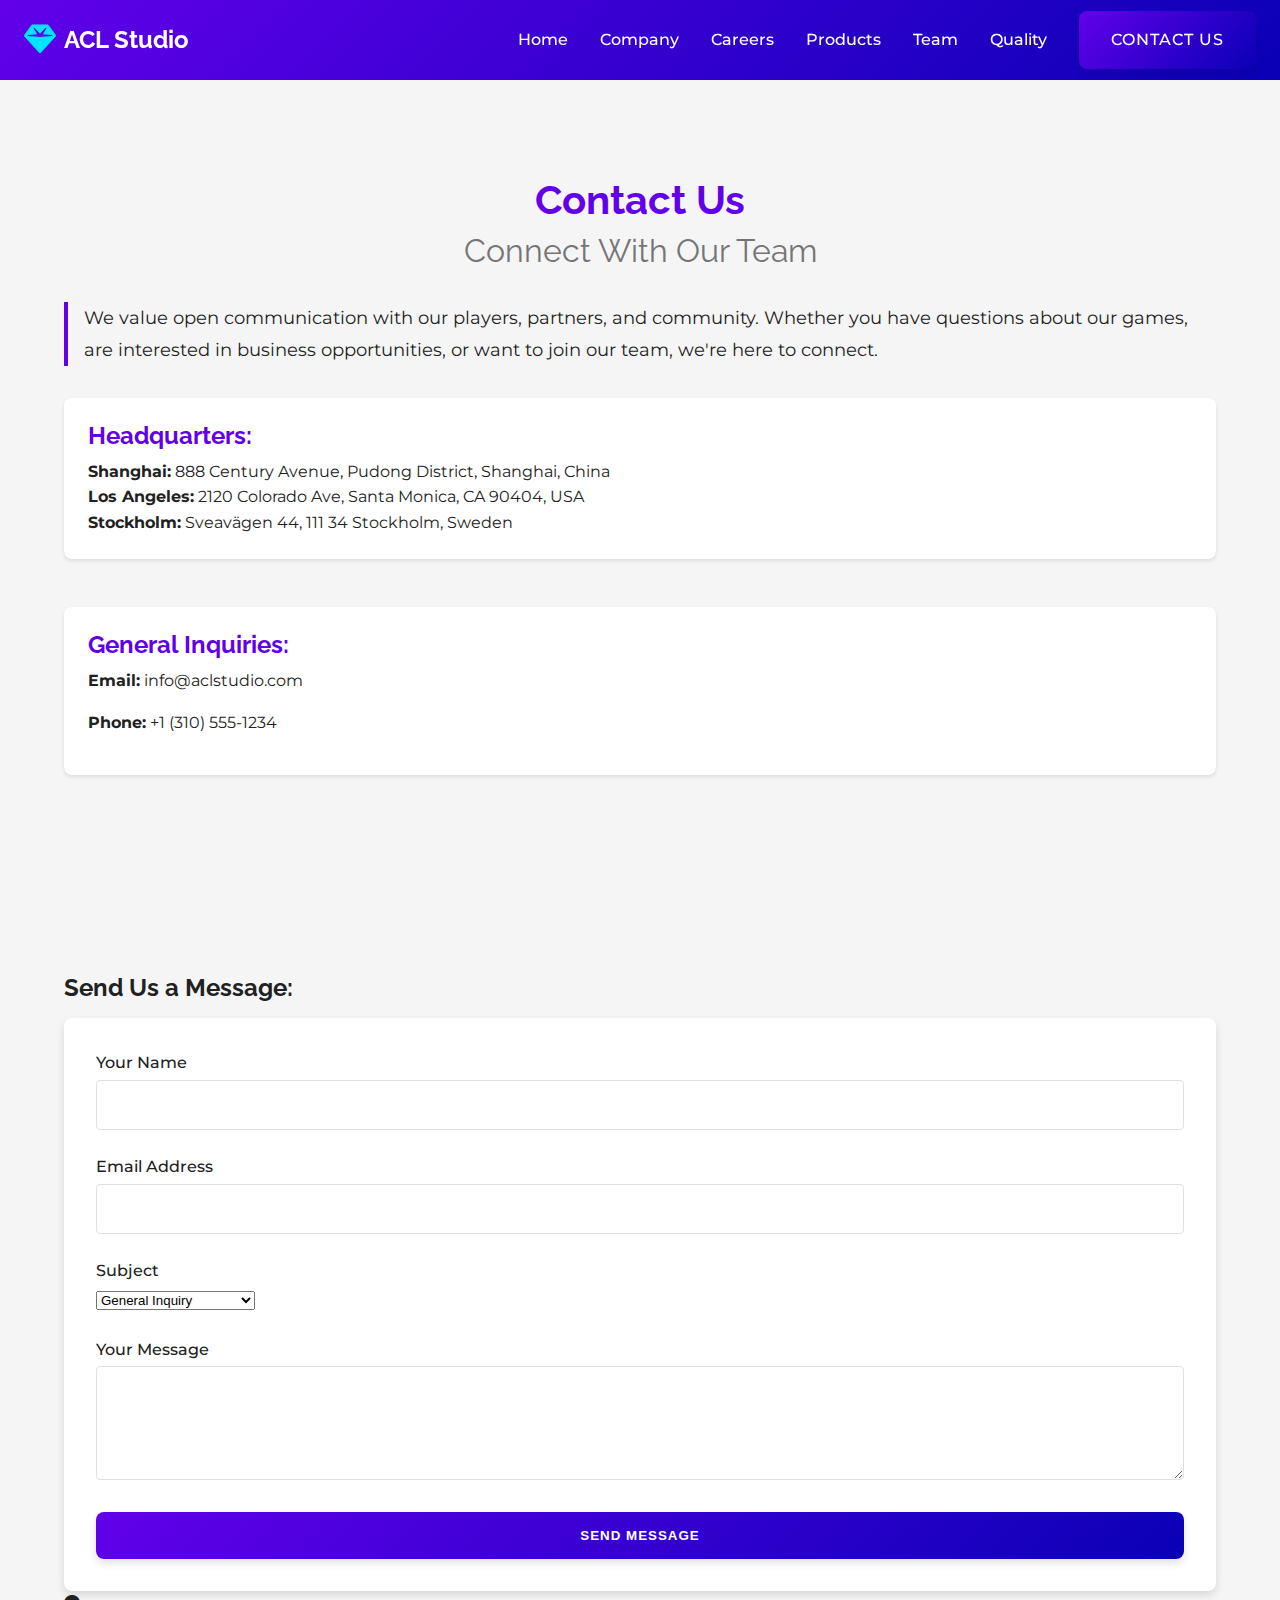
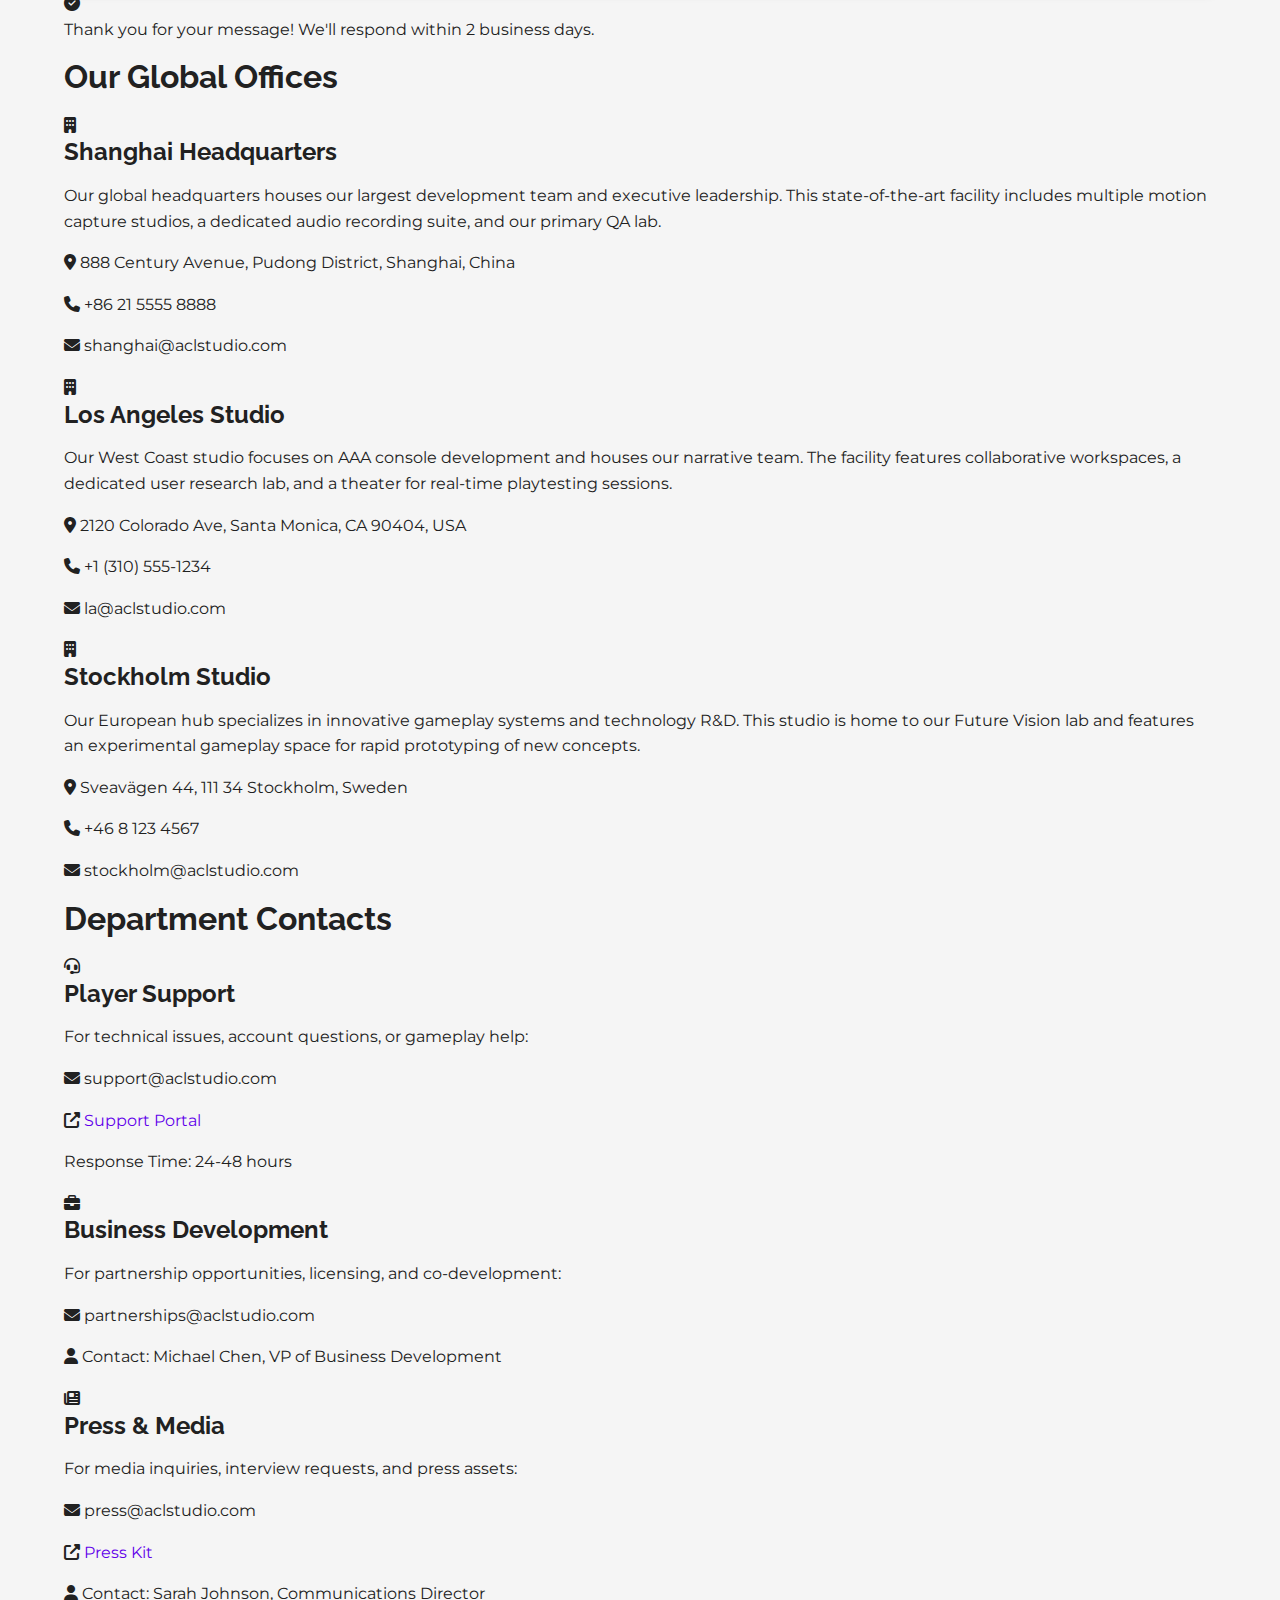
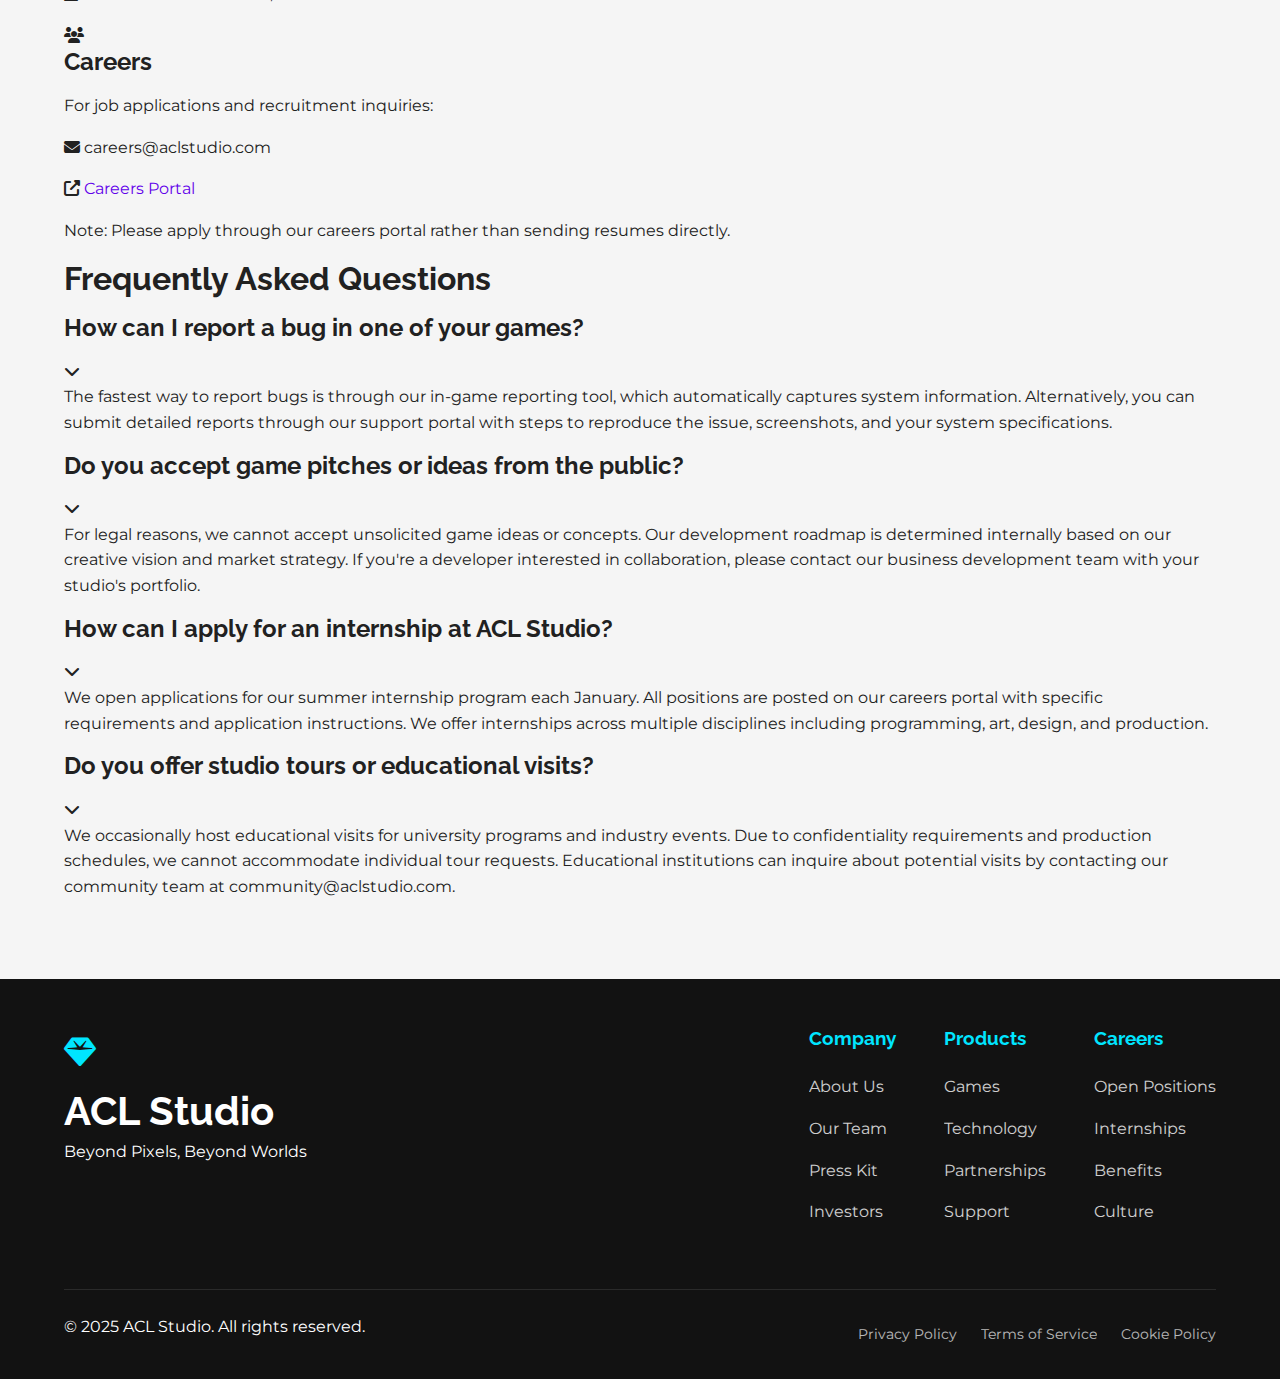
<file: contact.html>
<!DOCTYPE html>
<html lang="en">
<head>
    <meta charset="UTF-8">
    <meta name="viewport" content="width=device-width, initial-scale=1.0">
    <title>Contact Us - ACL Studio</title>
    <link rel="stylesheet" href="https://cdnjs.cloudflare.com/ajax/libs/font-awesome/6.4.0/css/all.min.css">
    <link rel="stylesheet" href="css/styles.css">
    <link rel="preconnect" href="https://fonts.googleapis.com">
    <link rel="preconnect" href="https://fonts.gstatic.com" crossorigin>
    <link href="https://fonts.googleapis.com/css2?family=Montserrat:wght@300;400;600;700&family=Raleway:wght@300;400;500;700&display=swap" rel="stylesheet">
</head>
<body>
    <header class="page-header">
        <nav>
            <div class="logo">
                <div class="logo-icon"><i class="fas fa-gem"></i></div>
                <h1>ACL Studio</h1>
            </div>
            <ul class="nav-links">
                <li><a href="index.html">Home</a></li>
                <li><a href="company.html">Company</a></li>
                <li><a href="careers.html">Careers</a></li>
                <li><a href="products.html">Products</a></li>
                <li><a href="team.html">Team</a></li>
                <li><a href="quality.html">Quality</a></li>
                <li><a href="contact.html" class="active cta-button">Contact Us</a></li>
            </ul>
            <div class="burger">
                <div class="line1"></div>
                <div class="line2"></div>
                <div class="line3"></div>
            </div>
        </nav>
    </header>

    <main>
        <!-- Contact Section -->
        <section id="contact" class="section">
            <div class="container">
                <h2 class="section-title">Contact Us</h2>
                <h3 class="section-subtitle">Connect With Our Team</h3>
                
                <div class="content-wrapper">
                    <div class="text-content">
                        <p class="highlight-text">
                            We value open communication with our players, partners, and community. Whether you have questions about our games, are interested in business opportunities, or want to join our team, we're here to connect.
                        </p>
                        
                        <div class="contact-info">
                            <div class="info-card">
                                <h4>Headquarters:</h4>
                                <ul>
                                    <li><strong>Shanghai:</strong> 888 Century Avenue, Pudong District, Shanghai, China</li>
                                    <li><strong>Los Angeles:</strong> 2120 Colorado Ave, Santa Monica, CA 90404, USA</li>
                                    <li><strong>Stockholm:</strong> Sveavägen 44, 111 34 Stockholm, Sweden</li>
                                </ul>
                            </div>
                            
                            <div class="info-card">
                                <h4>General Inquiries:</h4>
                                <p><strong>Email:</strong> info@aclstudio.com</p>
                                <p><strong>Phone:</strong> +1 (310) 555-1234</p>
                            </div>
                            
                            <div class="info-card">
                                <h4>Connect With Us:</h4>
                                <div class="social-links">
                                    <a href="#" class="social-link"><i class="fab fa-twitter"></i> Twitter</a>
                                    <a href="#" class="social-link"><i class="fab fa-linkedin"></i> LinkedIn</a>
                                    <a href="#" class="social-link"><i class="fab fa-facebook"></i> Facebook</a>
                                    <a href="#" class="social-link"><i class="fab fa-instagram"></i> Instagram</a>
                                </div>
                            </div>
                        </div>
                        
                        <div class="contact-form-container">
                            <h4>Send Us a Message:</h4>
                            <form id="contactForm" class="contact-form">
                                <div class="form-group">
                                    <label for="name">Your Name</label>
                                    <input type="text" id="name" name="name" required>
                                </div>
                                
                                <div class="form-group">
                                    <label for="email">Email Address</label>
                                    <input type="email" id="email" name="email" required>
                                </div>
                                
                                <div class="form-group">
                                    <label for="subject">Subject</label>
                                    <select id="subject" name="subject">
                                        <option value="general">General Inquiry</option>
                                        <option value="support">Game Support</option>
                                        <option value="business">Business Development</option>
                                        <option value="press">Press Inquiry</option>
                                        <option value="careers">Careers</option>
                                    </select>
                                </div>
                                
                                <div class="form-group">
                                    <label for="message">Your Message</label>
                                    <textarea id="message" name="message" rows="5" required></textarea>
                                </div>
                                
                                <button type="submit" class="submit-button">Send Message</button>
                            </form>
                            <div id="formSuccess" class="form-success hidden">
                                <i class="fas fa-check-circle"></i>
                                <p>Thank you for your message! We'll respond within 2 business days.</p>
                            </div>
                        </div>
                    </div>
                </div>
                
                <!-- Extended Content -->
                <div class="extended-content">
                    <div class="offices-section">
                        <h3 class="content-title">Our Global Offices</h3>
                        
                        <div class="offices-grid">
                            <div class="office-card">
                                <div class="office-image shanghai-office">
                                    <i class="fas fa-building"></i>
                                </div>
                                <h4>Shanghai Headquarters</h4>
                                <p>Our global headquarters houses our largest development team and executive leadership. This state-of-the-art facility includes multiple motion capture studios, a dedicated audio recording suite, and our primary QA lab.</p>
                                <div class="office-details">
                                    <p><i class="fas fa-map-marker-alt"></i> 888 Century Avenue, Pudong District, Shanghai, China</p>
                                    <p><i class="fas fa-phone"></i> +86 21 5555 8888</p>
                                    <p><i class="fas fa-envelope"></i> shanghai@aclstudio.com</p>
                                </div>
                            </div>
                            
                            <div class="office-card">
                                <div class="office-image la-office">
                                    <i class="fas fa-building"></i>
                                </div>
                                <h4>Los Angeles Studio</h4>
                                <p>Our West Coast studio focuses on AAA console development and houses our narrative team. The facility features collaborative workspaces, a dedicated user research lab, and a theater for real-time playtesting sessions.</p>
                                <div class="office-details">
                                    <p><i class="fas fa-map-marker-alt"></i> 2120 Colorado Ave, Santa Monica, CA 90404, USA</p>
                                    <p><i class="fas fa-phone"></i> +1 (310) 555-1234</p>
                                    <p><i class="fas fa-envelope"></i> la@aclstudio.com</p>
                                </div>
                            </div>
                            
                            <div class="office-card">
                                <div class="office-image stockholm-office">
                                    <i class="fas fa-building"></i>
                                </div>
                                <h4>Stockholm Studio</h4>
                                <p>Our European hub specializes in innovative gameplay systems and technology R&D. This studio is home to our Future Vision lab and features an experimental gameplay space for rapid prototyping of new concepts.</p>
                                <div class="office-details">
                                    <p><i class="fas fa-map-marker-alt"></i> Sveavägen 44, 111 34 Stockholm, Sweden</p>
                                    <p><i class="fas fa-phone"></i> +46 8 123 4567</p>
                                    <p><i class="fas fa-envelope"></i> stockholm@aclstudio.com</p>
                                </div>
                            </div>
                        </div>
                    </div>
                    
                    <div class="department-contacts">
                        <h3 class="content-title">Department Contacts</h3>
                        
                        <div class="departments-grid">
                            <div class="department-card">
                                <div class="department-icon"><i class="fas fa-headset"></i></div>
                                <h4>Player Support</h4>
                                <p>For technical issues, account questions, or gameplay help:</p>
                                <p><i class="fas fa-envelope"></i> support@aclstudio.com</p>
                                <p><i class="fas fa-external-link-alt"></i> <a href="#">Support Portal</a></p>
                                <p>Response Time: 24-48 hours</p>
                            </div>
                            
                            <div class="department-card">
                                <div class="department-icon"><i class="fas fa-briefcase"></i></div>
                                <h4>Business Development</h4>
                                <p>For partnership opportunities, licensing, and co-development:</p>
                                <p><i class="fas fa-envelope"></i> partnerships@aclstudio.com</p>
                                <p><i class="fas fa-user"></i> Contact: Michael Chen, VP of Business Development</p>
                            </div>
                            
                            <div class="department-card">
                                <div class="department-icon"><i class="fas fa-newspaper"></i></div>
                                <h4>Press & Media</h4>
                                <p>For media inquiries, interview requests, and press assets:</p>
                                <p><i class="fas fa-envelope"></i> press@aclstudio.com</p>
                                <p><i class="fas fa-external-link-alt"></i> <a href="#">Press Kit</a></p>
                                <p><i class="fas fa-user"></i> Contact: Sarah Johnson, Communications Director</p>
                            </div>
                            
                            <div class="department-card">
                                <div class="department-icon"><i class="fas fa-users"></i></div>
                                <h4>Careers</h4>
                                <p>For job applications and recruitment inquiries:</p>
                                <p><i class="fas fa-envelope"></i> careers@aclstudio.com</p>
                                <p><i class="fas fa-external-link-alt"></i> <a href="careers.html">Careers Portal</a></p>
                                <p>Note: Please apply through our careers portal rather than sending resumes directly.</p>
                            </div>
                        </div>
                    </div>
                    
                    <div class="faq-section">
                        <h3 class="content-title">Frequently Asked Questions</h3>
                        
                        <div class="faq-accordion">
                            <div class="faq-item">
                                <div class="faq-question">
                                    <h4>How can I report a bug in one of your games?</h4>
                                    <i class="fas fa-chevron-down"></i>
                                </div>
                                <div class="faq-answer">
                                    <p>The fastest way to report bugs is through our in-game reporting tool, which automatically captures system information. Alternatively, you can submit detailed reports through our support portal with steps to reproduce the issue, screenshots, and your system specifications.</p>
                                </div>
                            </div>
                            
                            <div class="faq-item">
                                <div class="faq-question">
                                    <h4>Do you accept game pitches or ideas from the public?</h4>
                                    <i class="fas fa-chevron-down"></i>
                                </div>
                                <div class="faq-answer">
                                    <p>For legal reasons, we cannot accept unsolicited game ideas or concepts. Our development roadmap is determined internally based on our creative vision and market strategy. If you're a developer interested in collaboration, please contact our business development team with your studio's portfolio.</p>
                                </div>
                            </div>
                            
                            <div class="faq-item">
                                <div class="faq-question">
                                    <h4>How can I apply for an internship at ACL Studio?</h4>
                                    <i class="fas fa-chevron-down"></i>
                                </div>
                                <div class="faq-answer">
                                    <p>We open applications for our summer internship program each January. All positions are posted on our careers portal with specific requirements and application instructions. We offer internships across multiple disciplines including programming, art, design, and production.</p>
                                </div>
                            </div>
                            
                            <div class="faq-item">
                                <div class="faq-question">
                                    <h4>Do you offer studio tours or educational visits?</h4>
                                    <i class="fas fa-chevron-down"></i>
                                </div>
                                <div class="faq-answer">
                                    <p>We occasionally host educational visits for university programs and industry events. Due to confidentiality requirements and production schedules, we cannot accommodate individual tour requests. Educational institutions can inquire about potential visits by contacting our community team at community@aclstudio.com.</p>
                                </div>
                            </div>
                        </div>
                    </div>
                </div>
            </div>
        </section>
    </main>

    <footer>
        <div class="container">
            <div class="footer-content">
                <div class="footer-logo">
                    <div class="logo-icon"><i class="fas fa-gem"></i></div>
                    <h2>ACL Studio</h2>
                    <p>Beyond Pixels, Beyond Worlds</p>
                </div>
                
                <div class="footer-links">
                    <div class="link-column">
                        <h3>Company</h3>
                        <ul>
                            <li><a href="company.html">About Us</a></li>
                            <li><a href="team.html">Our Team</a></li>
                            <li><a href="#">Press Kit</a></li>
                            <li><a href="#">Investors</a></li>
                        </ul>
                    </div>
                    
                    <div class="link-column">
                        <h3>Products</h3>
                        <ul>
                            <li><a href="products.html">Games</a></li>
                            <li><a href="#">Technology</a></li>
                            <li><a href="#">Partnerships</a></li>
                            <li><a href="#">Support</a></li>
                        </ul>
                    </div>
                    
                    <div class="link-column">
                        <h3>Careers</h3>
                        <ul>
                            <li><a href="careers.html">Open Positions</a></li>
                            <li><a href="#">Internships</a></li>
                            <li><a href="#">Benefits</a></li>
                            <li><a href="#">Culture</a></li>
                        </ul>
                    </div>
                </div>
            </div>
            
            <div class="footer-bottom">
                <p>&copy; 2025 ACL Studio. All rights reserved.</p>
                <div class="legal-links">
                    <a href="#">Privacy Policy</a>
                    <a href="#">Terms of Service</a>
                    <a href="#">Cookie Policy</a>
                </div>
            </div>
        </div>
    </footer>

    <script src="js/main.js"></script>
</body>
</html>
</file>
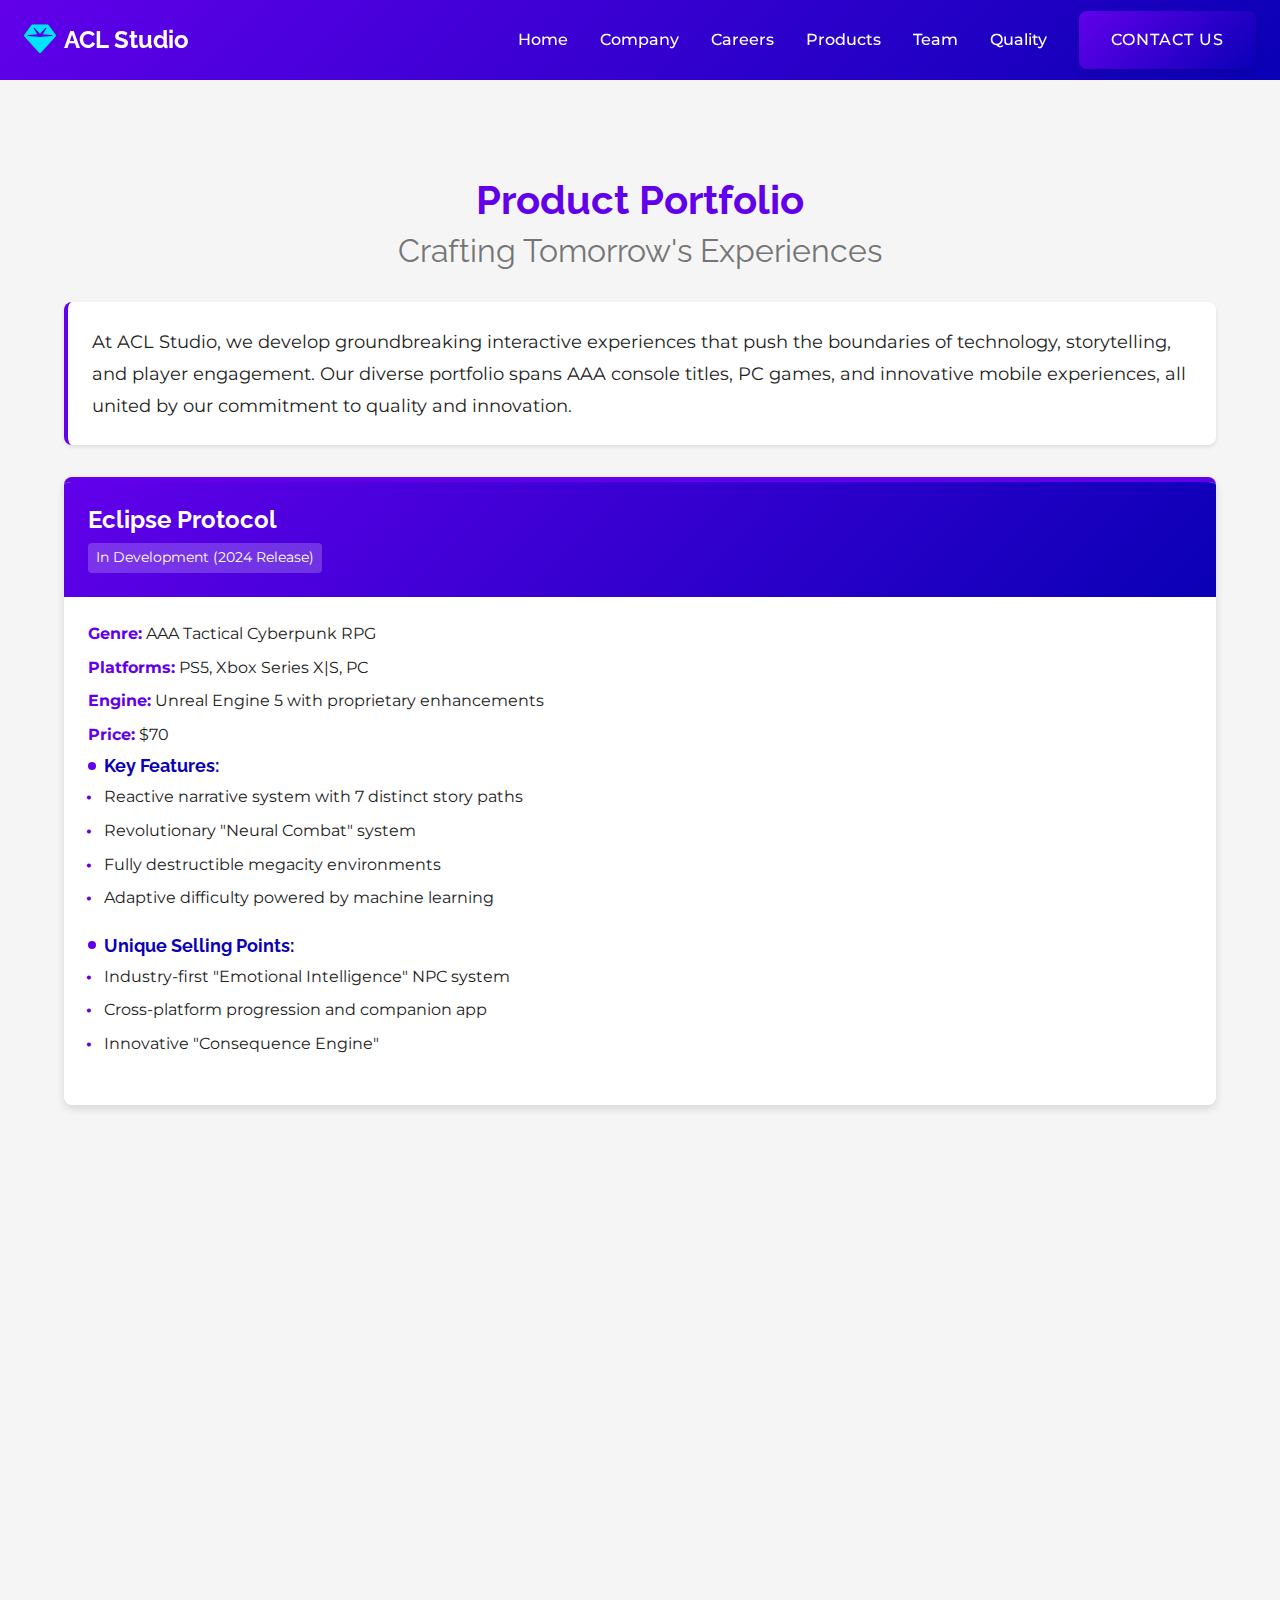
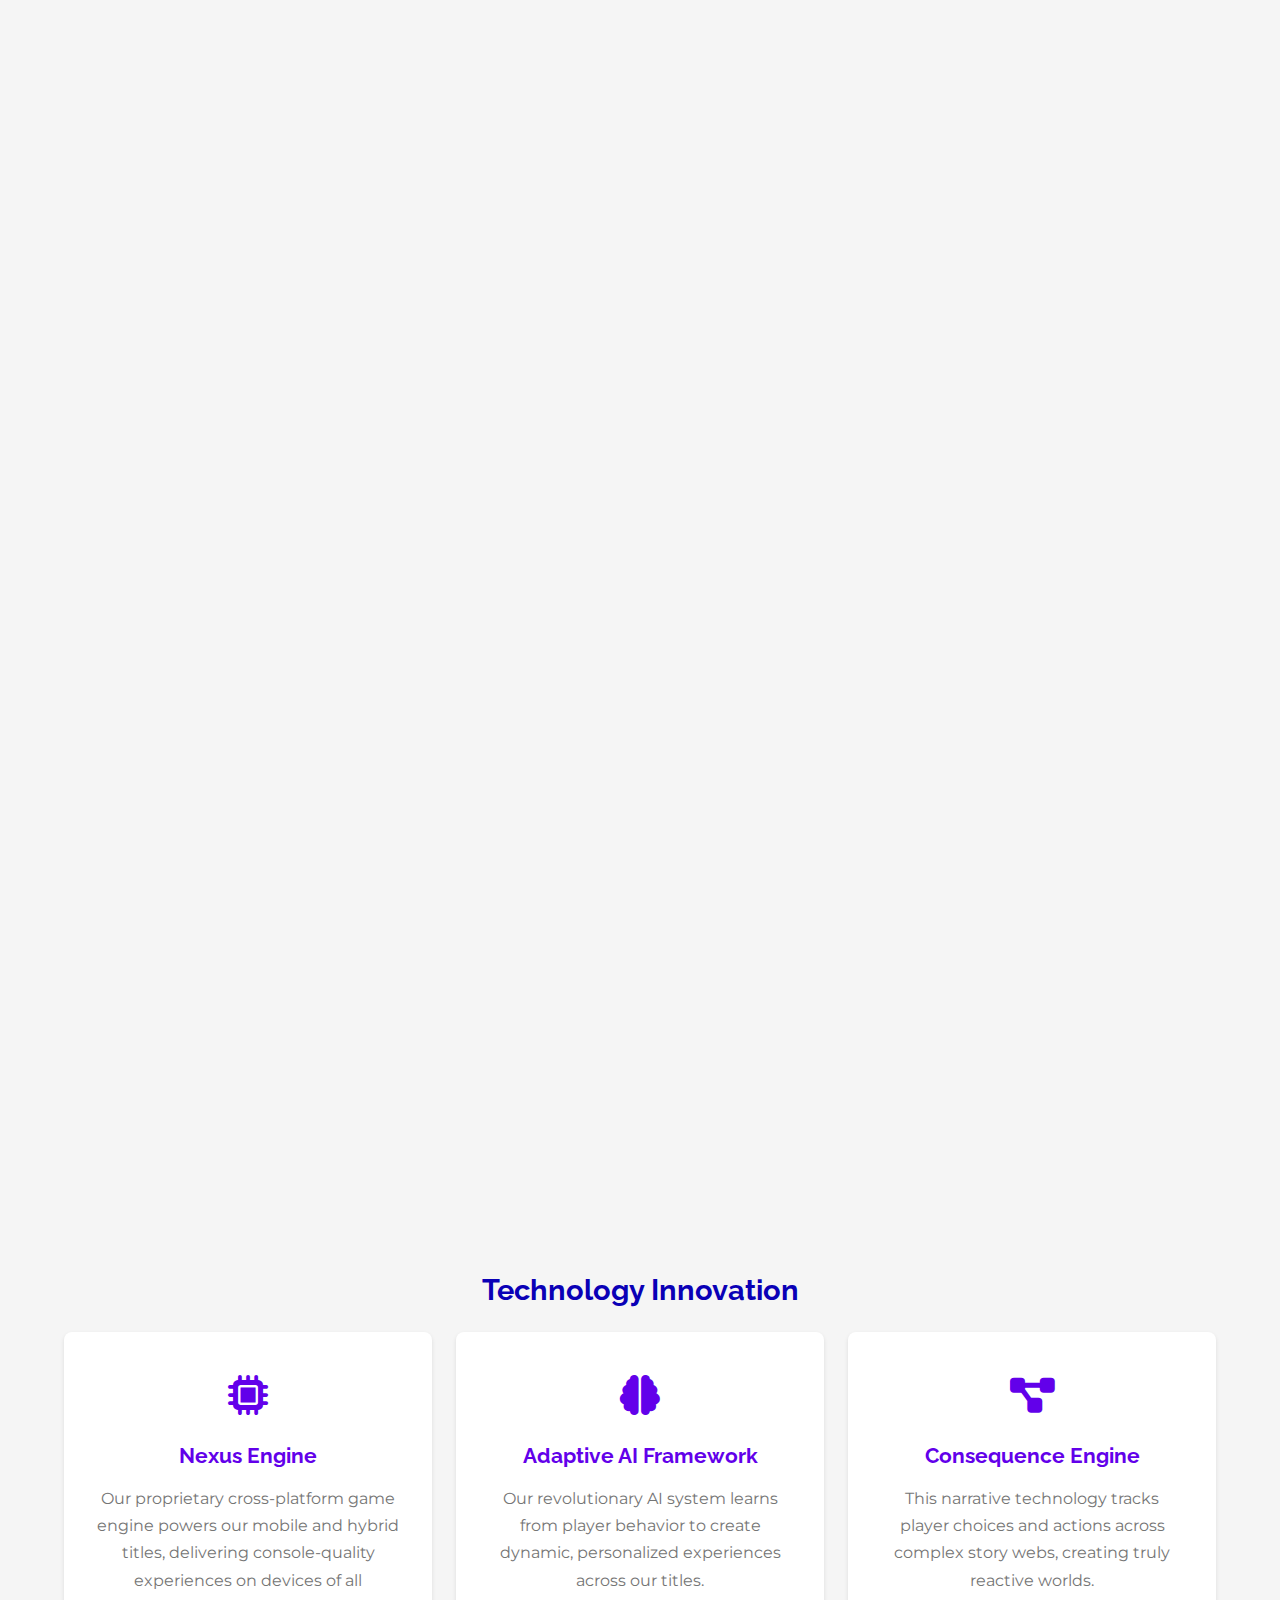
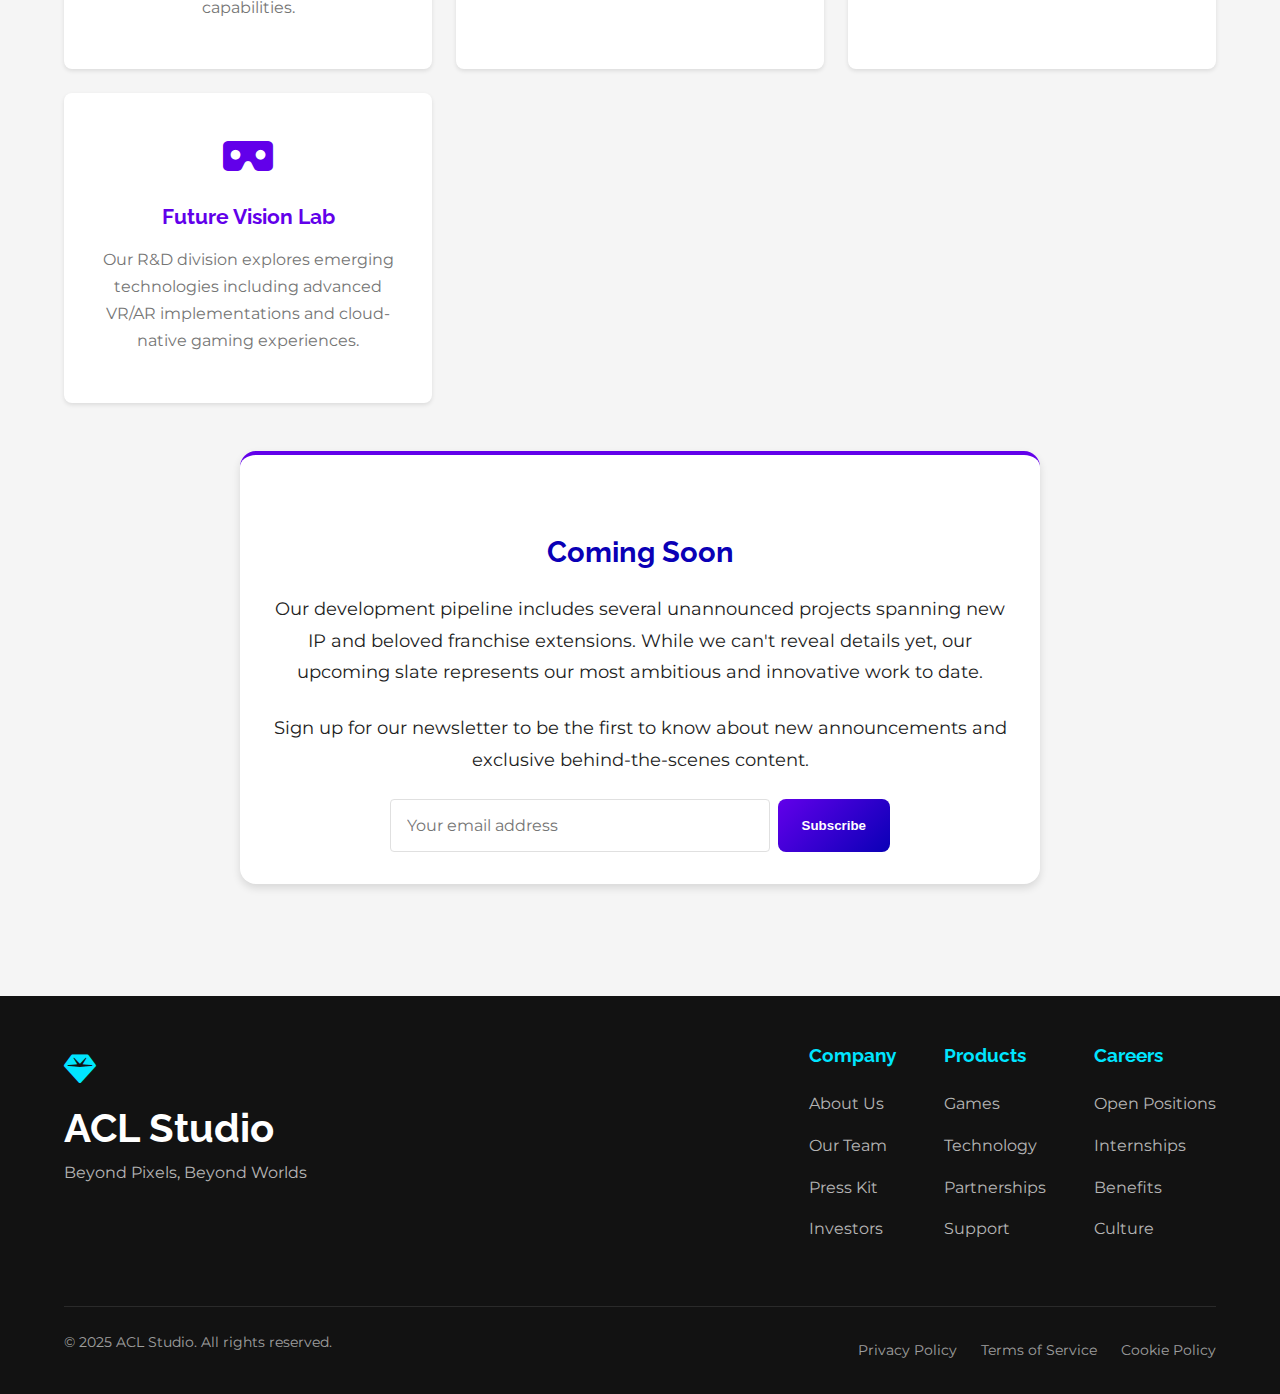
<file: products.html>
<!DOCTYPE html>
<html lang="en">
<head>
    <meta charset="UTF-8">
    <meta name="viewport" content="width=device-width, initial-scale=1.0">
    <title>Products - ACL Studio</title>
    <link rel="stylesheet" href="https://cdnjs.cloudflare.com/ajax/libs/font-awesome/6.4.0/css/all.min.css">
    <link rel="preconnect" href="https://fonts.googleapis.com">
    <link rel="preconnect" href="https://fonts.gstatic.com" crossorigin>
    <link href="https://fonts.googleapis.com/css2?family=Montserrat:wght@300;400;500;600;700&family=Raleway:wght@300;400;500;600;700&display=swap" rel="stylesheet">
    <style>
        /* Base Styles */
        :root {
            --primary-color: #6200ea;
            --primary-light: #9d46ff;
            --primary-dark: #0a00b6;
            --secondary-color: #00e5ff;
            --secondary-light: #6effff;
            --secondary-dark: #00b2cc;
            --text-light: #ffffff;
            --text-dark: #212121;
            --text-gray: #757575;
            --bg-light: #f5f5f5;
            --bg-dark: #121212;
            --bg-card: #ffffff;
            --bg-alt: #e0f7fa;
            --border-color: #e0e0e0;
            --success-color: #00c853;
            --warning-color: #ffd600;
            --error-color: #d50000;
            --gradient-primary: linear-gradient(135deg, var(--primary-color), var(--primary-dark));
            --gradient-secondary: linear-gradient(135deg, var(--secondary-color), var(--secondary-dark));
            --shadow-sm: 0 2px 4px rgba(0,0,0,0.1);
            --shadow-md: 0 4px 8px rgba(0,0,0,0.12);
            --shadow-lg: 0 8px 16px rgba(0,0,0,0.15);
            --border-radius-sm: 4px;
            --border-radius-md: 8px;
            --border-radius-lg: 16px;
            --spacing-xs: 4px;
            --spacing-sm: 8px;
            --spacing-md: 16px;
            --spacing-lg: 24px;
            --spacing-xl: 32px;
            --spacing-xxl: 48px;
            --spacing-xxxl: 64px;
            --container-width: 1200px;
            --header-height: 80px;
            --transition-fast: 0.2s ease;
            --transition-normal: 0.3s ease;
            --transition-slow: 0.5s ease;
            --font-primary: 'Montserrat', sans-serif;
            --font-secondary: 'Raleway', sans-serif;
        }

        * {
            margin: 0;
            padding: 0;
            box-sizing: border-box;
        }

        html {
            scroll-behavior: smooth;
        }

        body {
            font-family: var(--font-primary);
            line-height: 1.6;
            color: var(--text-dark);
            background-color: var(--bg-light);
            overflow-x: hidden;
        }

        a {
            text-decoration: none;
            color: var(--primary-color);
            transition: color var(--transition-fast);
        }

        a:hover {
            color: var(--primary-light);
        }

        ul {
            list-style: none;
        }

        img {
            max-width: 100%;
            height: auto;
        }

        .container {
            width: 100%;
            max-width: var(--container-width);
            margin: 0 auto;
            padding: 0 var(--spacing-lg);
        }

        /* Typography */
        h1, h2, h3, h4, h5, h6 {
            font-family: var(--font-secondary);
            font-weight: 700;
            line-height: 1.2;
            margin-bottom: var(--spacing-md);
        }

        h1 {
            font-size: 3rem;
        }

        h2 {
            font-size: 2.5rem;
        }

        h3 {
            font-size: 2rem;
        }

        h4 {
            font-size: 1.5rem;
        }

        h5 {
            font-size: 1.25rem;
        }

        h6 {
            font-size: 1rem;
        }

        p {
            margin-bottom: var(--spacing-md);
        }

        .section-title {
            text-align: center;
            margin-bottom: var(--spacing-sm);
            color: var(--primary-color);
        }

        .section-subtitle {
            text-align: center;
            margin-bottom: var(--spacing-xl);
            color: var(--text-gray);
            font-weight: 400;
        }

        /* Buttons */
        .cta-button {
            display: inline-block;
            background: var(--gradient-primary);
            color: var(--text-light);
            padding: var(--spacing-md) var(--spacing-xl);
            border-radius: var(--border-radius-md);
            font-weight: 600;
            text-transform: uppercase;
            letter-spacing: 1px;
            transition: transform var(--transition-fast), box-shadow var(--transition-fast);
            box-shadow: var(--shadow-md);
        }

        .cta-button:hover {
            transform: translateY(-3px);
            box-shadow: var(--shadow-lg);
            color: var(--text-light);
        }

        /* Header & Navigation */
        .page-header {
            background: var(--gradient-primary);
            color: var(--text-light);
            position: relative;
            height: auto;
            min-height: var(--header-height);
            display: flex;
            flex-direction: column;
            margin-bottom: var(--spacing-xl);
        }

        nav {
            display: flex;
            justify-content: space-between;
            align-items: center;
            padding: var(--spacing-md) var(--spacing-lg);
            height: var(--header-height);
            position: sticky;
            top: 0;
            z-index: 1000;
        }

        .logo {
            display: flex;
            align-items: center;
            gap: var(--spacing-sm);
        }

        .logo-icon {
            font-size: 2rem;
            color: var(--secondary-color);
        }

        .logo h1 {
            font-size: 1.5rem;
            margin-bottom: 0;
            color: var(--text-light);
        }

        .nav-links {
            display: flex;
            gap: var(--spacing-xl);
            align-items: center;
        }

        .nav-links a {
            color: var(--text-light);
            font-weight: 500;
            position: relative;
        }

        .nav-links a:not(.cta-button)::after {
            content: '';
            position: absolute;
            bottom: -5px;
            left: 0;
            width: 0;
            height: 2px;
            background-color: var(--secondary-color);
            transition: width var(--transition-normal);
        }

        .nav-links a:not(.cta-button):hover::after {
            width: 100%;
        }

        .burger {
            display: none;
            cursor: pointer;
        }

        .burger div {
            width: 25px;
            height: 3px;
            background-color: var(--text-light);
            margin: 5px;
            transition: all var(--transition-normal);
        }

        /* Products Section */
        .section {
            padding: var(--spacing-xxxl) 0;
        }

        .highlight-text {
            font-size: 1.1rem;
            line-height: 1.8;
            color: var(--text-dark);
            border-left: 4px solid var(--primary-color);
            padding-left: var(--spacing-md);
            margin-bottom: var(--spacing-xl);
            background-color: var(--bg-card);
            padding: var(--spacing-lg);
            border-radius: var(--border-radius-md);
            box-shadow: var(--shadow-sm);
        }

        .product-showcase {
            display: grid;
            grid-template-columns: repeat(auto-fit, minmax(300px, 1fr));
            gap: var(--spacing-xl);
            margin-bottom: var(--spacing-xxl);
        }

        .product-card {
            background-color: var(--bg-card);
            border-radius: var(--border-radius-md);
            overflow: hidden;
            box-shadow: var(--shadow-md);
            transition: transform var(--transition-normal);
            position: relative;
            display: flex;
            flex-direction: column;
        }

        .product-card:hover {
            transform: translateY(-10px);
            box-shadow: var(--shadow-lg);
        }

        .product-card.featured {
            grid-column: 1 / -1;
            border-top: 5px solid var(--primary-color);
        }

        .product-header {
            background: var(--gradient-primary);
            color: var(--text-light);
            padding: var(--spacing-lg);
        }

        .product-header h4 {
            color: var(--text-light);
            font-size: 1.5rem;
            margin-bottom: var(--spacing-sm);
        }

        .product-status {
            display: inline-block;
            background-color: rgba(255, 255, 255, 0.2);
            padding: var(--spacing-xs) var(--spacing-sm);
            border-radius: var(--border-radius-sm);
            font-size: 0.85rem;
        }

        .product-details {
            padding: var(--spacing-lg);
            flex-grow: 1;
        }

        .product-info p {
            margin-bottom: var(--spacing-sm);
        }

        .product-info p strong {
            color: var(--primary-color);
        }

        .product-features, .product-usp {
            margin-bottom: var(--spacing-lg);
        }

        .product-features h5, .product-usp h5 {
            font-size: 1.1rem;
            margin-bottom: var(--spacing-sm);
            color: var(--primary-dark);
            position: relative;
            padding-left: var(--spacing-md);
        }

        .product-features h5::before, .product-usp h5::before {
            content: '';
            position: absolute;
            left: 0;
            top: 50%;
            transform: translateY(-50%);
            width: 8px;
            height: 8px;
            background: var(--primary-color);
            border-radius: 50%;
        }

        .product-features ul, .product-usp ul {
            padding-left: var(--spacing-md);
        }

        .product-features li, .product-usp li {
            margin-bottom: var(--spacing-sm);
            position: relative;
        }

        .product-features li::before, .product-usp li::before {
            content: '•';
            color: var(--primary-color);
            font-weight: bold;
            position: absolute;
            left: -18px;
        }

        /* Competitive Matrix */
        .competitive-matrix {
            margin-top: var(--spacing-lg);
            background-color: var(--bg-alt);
            border-radius: var(--border-radius-md);
            padding: var(--spacing-lg);
        }

        .competitive-matrix h5 {
            font-size: 1.2rem;
            margin-bottom: var(--spacing-md);
            color: var(--primary-dark);
            text-align: center;
        }

        .table-container {
            overflow-x: auto;
        }

        table {
            width: 100%;
            border-collapse: collapse;
            text-align: left;
        }

        table th, table td {
            padding: var(--spacing-md);
            border-bottom: 1px solid var(--border-color);
        }

        table th {
            background-color: var(--primary-dark);
            color: var(--text-light);
        }

        table tr:nth-child(even) {
            background-color: rgba(224, 247, 250, 0.5);
        }

        /* Tech Showcase */
        .content-title {
            font-size: 1.8rem;
            text-align: center;
            margin: var(--spacing-xxl) 0 var(--spacing-lg);
            color: var(--primary-dark);
        }

        .tech-showcase {
            display: grid;
            grid-template-columns: repeat(auto-fit, minmax(280px, 1fr));
            gap: var(--spacing-lg);
            margin-bottom: var(--spacing-xxl);
        }

        .tech-card {
            background-color: var(--bg-card);
            border-radius: var(--border-radius-md);
            padding: var(--spacing-xl);
            text-align: center;
            box-shadow: var(--shadow-sm);
            transition: transform var(--transition-normal), box-shadow var(--transition-normal);
        }

        .tech-card:hover {
            transform: translateY(-5px);
            box-shadow: var(--shadow-md);
        }

        .tech-icon {
            font-size: 2.5rem;
            color: var(--primary-color);
            margin-bottom: var(--spacing-md);
        }

        .tech-card h4 {
            font-size: 1.3rem;
            margin-bottom: var(--spacing-md);
            color: var(--primary-color);
        }

        .tech-card p {
            color: var(--text-gray);
            font-size: 1rem;
            line-height: 1.7;
        }

        /* Upcoming Section */
        .upcoming-section {
            background-color: var(--bg-card);
            border-radius: var(--border-radius-lg);
            padding: var(--spacing-xl);
            box-shadow: var(--shadow-md);
            text-align: center;
            margin: var(--spacing-xxl) auto;
            max-width: 800px;
            border-top: 4px solid var(--primary-color);
        }

        .teaser-text {
            font-size: 1.1rem;
            line-height: 1.8;
            margin-bottom: var(--spacing-lg);
            color: var(--text-dark);
        }

        .newsletter-signup {
            display: flex;
            max-width: 500px;
            margin: var(--spacing-lg) auto 0;
            gap: var(--spacing-sm);
        }

        .newsletter-signup input {
            flex: 1;
            padding: var(--spacing-md);
            border: 1px solid var(--border-color);
            border-radius: var(--border-radius-sm);
            font-family: var(--font-primary);
            font-size: 1rem;
            transition: border-color var(--transition-fast);
        }

        .newsletter-signup input:focus {
            outline: none;
            border-color: var(--primary-color);
        }

        .signup-button {
            background: var(--gradient-primary);
            color: var(--text-light);
            border: none;
            padding: var(--spacing-md) var(--spacing-lg);
            border-radius: var(--border-radius-md);
            font-weight: 600;
            cursor: pointer;
            transition: transform var(--transition-fast), box-shadow var(--transition-fast);
        }

        .signup-button:hover {
            transform: translateY(-3px);
            box-shadow: var(--shadow-md);
        }

        /* Footer */
        footer {
            background-color: var(--bg-dark);
            color: var(--text-light);
            padding: var(--spacing-xxl) 0 var(--spacing-lg);
        }

        .footer-content {
            display: flex;
            justify-content: space-between;
            margin-bottom: var(--spacing-xxl);
        }

        .footer-logo {
            display: flex;
            flex-direction: column;
            align-items: flex-start;
            max-width: 300px;
        }

        .footer-logo .logo-icon {
            margin-bottom: var(--spacing-sm);
            font-size: 2rem;
        }

        .footer-logo h2 {
            color: var(--text-light);
            margin-bottom: var(--spacing-sm);
        }

        .footer-logo p {
            color: rgba(255, 255, 255, 0.7);
        }

        .footer-links {
            display: flex;
            gap: var(--spacing-xxl);
        }

        .link-column h3 {
            color: var(--secondary-color);
            margin-bottom: var(--spacing-lg);
            font-size: 1.2rem;
        }

        .link-column ul li {
            margin-bottom: var(--spacing-md);
        }

        .link-column ul li a {
            color: rgba(255, 255, 255, 0.7);
            transition: color var(--transition-fast);
        }

        .link-column ul li a:hover {
            color: var(--secondary-color);
        }

        .footer-bottom {
            display: flex;
            justify-content: space-between;
            align-items: center;
            padding-top: var(--spacing-lg);
            border-top: 1px solid rgba(255, 255, 255, 0.1);
        }

        .footer-bottom p {
            color: rgba(255, 255, 255, 0.6);
            font-size: 0.9rem;
        }

        .legal-links {
            display: flex;
            gap: var(--spacing-lg);
        }

        .legal-links a {
            color: rgba(255, 255, 255, 0.6);
            font-size: 0.9rem;
            transition: color var(--transition-fast);
        }

        .legal-links a:hover {
            color: var(--secondary-color);
        }

        /* Responsive Design */
        @media (max-width: 1024px) {
            .product-showcase {
                grid-template-columns: 1fr;
            }
            
            .featured {
                grid-column: 1 / -1;
            }
        }

        @media (max-width: 768px) {
            .nav-links {
                display: none;
            }
            
            .burger {
                display: block;
            }
            
            .section-title {
                font-size: 2rem;
            }
            
            .section-subtitle {
                font-size: 1.2rem;
            }
            
            .newsletter-signup {
                flex-direction: column;
            }
            
            .footer-content {
                flex-direction: column;
                gap: var(--spacing-xl);
            }
            
            .footer-links {
                flex-wrap: wrap;
                gap: var(--spacing-xl);
            }
            
            .footer-bottom {
                flex-direction: column;
                gap: var(--spacing-lg);
                text-align: center;
            }
            
            .legal-links {
                justify-content: center;
            }
        }

        @media (max-width: 480px) {
            .section-title {
                font-size: 1.8rem;
            }
            
            .section-subtitle {
                font-size: 1.1rem;
            }
            
            .product-header h4 {
                font-size: 1.3rem;
            }
            
            .tech-card {
                padding: var(--spacing-lg);
            }
        }
    </style>
</head>
<body>
    <header class="page-header">
        <nav>
            <div class="logo">
                <div class="logo-icon"><i class="fas fa-gem"></i></div>
                <h1>ACL Studio</h1>
            </div>
            <ul class="nav-links">
                <li><a href="index.html">Home</a></li>
                <li><a href="company.html">Company</a></li>
                <li><a href="careers.html">Careers</a></li>
                <li><a href="products.html" class="active">Products</a></li>
                <li><a href="team.html">Team</a></li>
                <li><a href="quality.html">Quality</a></li>
                <li><a href="contact.html" class="cta-button">Contact Us</a></li>
            </ul>
            <div class="burger">
                <div class="line1"></div>
                <div class="line2"></div>
                <div class="line3"></div>
            </div>
        </nav>
    </header>

    <main>
        <section id="products" class="section">
            <div class="container">
                <h2 class="section-title">Product Portfolio</h2>
                <h3 class="section-subtitle">Crafting Tomorrow's Experiences</h3>
                
                <p class="highlight-text">
                    At ACL Studio, we develop groundbreaking interactive experiences that push the boundaries of technology, storytelling, and player engagement. Our diverse portfolio spans AAA console titles, PC games, and innovative mobile experiences, all united by our commitment to quality and innovation.
                </p>
                
                <div class="product-showcase">
                    <!-- Featured Product 1 -->
                    <div class="product-card featured">
                        <div class="product-header">
                            <h4>Eclipse Protocol</h4>
                            <span class="product-status">In Development (2024 Release)</span>
                        </div>
                        
                        <div class="product-details">
                            <div class="product-info">
                                <p><strong>Genre:</strong> AAA Tactical Cyberpunk RPG</p>
                                <p><strong>Platforms:</strong> PS5, Xbox Series X|S, PC</p>
                                <p><strong>Engine:</strong> Unreal Engine 5 with proprietary enhancements</p>
                                <p><strong>Price:</strong> $70</p>
                            </div>
                            
                            <div class="product-features">
                                <h5>Key Features:</h5>
                                <ul>
                                    <li>Reactive narrative system with 7 distinct story paths</li>
                                    <li>Revolutionary "Neural Combat" system</li>
                                    <li>Fully destructible megacity environments</li>
                                    <li>Adaptive difficulty powered by machine learning</li>
                                </ul>
                            </div>
                            
                            <div class="product-usp">
                                <h5>Unique Selling Points:</h5>
                                <ul>
                                    <li>Industry-first "Emotional Intelligence" NPC system</li>
                                    <li>Cross-platform progression and companion app</li>
                                    <li>Innovative "Consequence Engine"</li>
                                </ul>
                            </div>
                        </div>
                    </div>
                    
                    <!-- Featured Product 2 -->
                    <div class="product-card featured">
                        <div class="product-header">
                            <h4>ChronoSphere: Infinite Realms</h4>
                            <span class="product-status">Live Service (Launched 2022)</span>
                        </div>
                        
                        <div class="product-details">
                            <div class="product-info">
                                <p><strong>Genre:</strong> Cross-Platform Open World Adventure</p>
                                <p><strong>Platforms:</strong> Mobile (iOS/Android), PC, Nintendo Switch</p>
                                <p><strong>Engine:</strong> Custom-built "Nexus Engine"</p>
                            </div>
                            
                            <div class="product-features">
                                <h5>Key Features:</h5>
                                <ul>
                                    <li>Seamless cross-play between all platforms</li>
                                    <li>Procedurally generated worlds with handcrafted elements</li>
                                    <li>Innovative "Time Manipulation" mechanics</li>
                                    <li>Player-driven economy and governance system</li>
                                </ul>
                            </div>
                            
                            <div class="product-usp">
                                <h5>Performance Metrics:</h5>
                                <ul>
                                    <li>75+ million registered users</li>
                                    <li>4.8/5 average rating across all platforms</li>
                                    <li>30+ minutes average daily playtime</li>
                                </ul>
                            </div>
                            
                            <div class="competitive-matrix">
                                <h5>Competitive Edge Matrix</h5>
                                <div class="table-container">
                                    <table>
                                        <thead>
                                            <tr>
                                                <th>Feature</th>
                                                <th>ChronoSphere</th>
                                                <th>Competitor A</th>
                                                <th>Competitor B</th>
                                            </tr>
                                        </thead>
                                        <tbody>
                                            <tr>
                                                <td>Cross-Platform</td>
                                                <td>Full</td>
                                                <td>Partial</td>
                                                <td>No</td>
                                            </tr>
                                            <tr>
                                                <td>World Size</td>
                                                <td>Infinite</td>
                                                <td>Large</td>
                                                <td>Medium</td>
                                            </tr>
                                            <tr>
                                                <td>Monetization</td>
                                                <td>Cosmetic Only</td>
                                                <td>Mixed</td>
                                                <td>Pay-to-Win</td>
                                            </tr>
                                            <tr>
                                                <td>Update Frequency</td>
                                                <td>Bi-weekly</td>
                                                <td>Monthly</td>
                                                <td>Quarterly</td>
                                            </tr>
                                        </tbody>
                                    </table>
                                </div>
                            </div>
                        </div>
                    </div>
                    
                    <!-- Standard Products -->
                    <div class="product-card">
                        <div class="product-header">
                            <h4>Ashen Chronicles: Legacy</h4>
                            <span class="product-status">Released (2019)</span>
                        </div>
                        
                        <div class="product-details">
                            <div class="product-info">
                                <p><strong>Genre:</strong> Single-player Fantasy RPG</p>
                                <p><strong>Platforms:</strong> PS4/PS5, Xbox One/Series X|S, PC</p>
                                <p><strong>Engine:</strong> Unreal Engine 4</p>
                            </div>
                            
                            <div class="product-features">
                                <h5>Key Features:</h5>
                                <ul>
                                    <li>Award-winning narrative with 80+ hours of gameplay</li>
                                    <li>Revolutionary character progression system</li>
                                    <li>Stunning art direction and environmental storytelling</li>
                                </ul>
                            </div>
                            
                            <div class="product-usp">
                                <h5>Accolades:</h5>
                                <ul>
                                    <li>Game of the Year at multiple award ceremonies</li>
                                    <li>20+ million copies sold worldwide</li>
                                    <li>94/100 Metacritic score</li>
                                </ul>
                            </div>
                        </div>
                    </div>
                    
                    <div class="product-card">
                        <div class="product-header">
                            <h4>Realm Wanderers</h4>
                            <span class="product-status">Live Service (Launched 2021)</span>
                        </div>
                        
                        <div class="product-details">
                            <div class="product-info">
                                <p><strong>Genre:</strong> Mobile Fantasy Adventure</p>
                                <p><strong>Platforms:</strong> iOS, Android</p>
                                <p><strong>Engine:</strong> Unity with custom rendering</p>
                            </div>
                            
                            <div class="product-features">
                                <h5>Key Features:</h5>
                                <ul>
                                    <li>Console-quality graphics on mobile devices</li>
                                    <li>Innovative one-thumb control system</li>
                                    <li>Social co-op adventures with friends</li>
                                </ul>
                            </div>
                            
                            <div class="product-usp">
                                <h5>Performance Metrics:</h5>
                                <ul>
                                    <li>50+ million downloads</li>
                                    <li>Featured by Apple and Google over 30 times</li>
                                    <li>4.7/5 average user rating</li>
                                </ul>
                            </div>
                        </div>
                    </div>
                </div>
                
                <!-- Technology Section -->
                <div class="extended-content">
                    <h3 class="content-title">Technology Innovation</h3>
                    
                    <div class="tech-showcase">
                        <div class="tech-card">
                            <div class="tech-icon"><i class="fas fa-microchip"></i></div>
                            <h4>Nexus Engine</h4>
                            <p>Our proprietary cross-platform game engine powers our mobile and hybrid titles, delivering console-quality experiences on devices of all capabilities.</p>
                        </div>
                        
                        <div class="tech-card">
                            <div class="tech-icon"><i class="fas fa-brain"></i></div>
                            <h4>Adaptive AI Framework</h4>
                            <p>Our revolutionary AI system learns from player behavior to create dynamic, personalized experiences across our titles.</p>
                        </div>
                        
                        <div class="tech-card">
                            <div class="tech-icon"><i class="fas fa-project-diagram"></i></div>
                            <h4>Consequence Engine</h4>
                            <p>This narrative technology tracks player choices and actions across complex story webs, creating truly reactive worlds.</p>
                        </div>
                        
                        <div class="tech-card">
                            <div class="tech-icon"><i class="fas fa-vr-cardboard"></i></div>
                            <h4>Future Vision Lab</h4>
                            <p>Our R&D division explores emerging technologies including advanced VR/AR implementations and cloud-native gaming experiences.</p>
                        </div>
                    </div>
                    
                    <!-- Newsletter Section -->
                    <div class="upcoming-section">
                        <h3 class="content-title">Coming Soon</h3>
                        <p class="teaser-text">Our development pipeline includes several unannounced projects spanning new IP and beloved franchise extensions. While we can't reveal details yet, our upcoming slate represents our most ambitious and innovative work to date.</p>
                        <p class="teaser-text">Sign up for our newsletter to be the first to know about new announcements and exclusive behind-the-scenes content.</p>
                        <div class="newsletter-signup">
                            <input type="email" placeholder="Your email address">
                            <button class="signup-button">Subscribe</button>
                        </div>
                    </div>
                </div>
            </div>
        </section>
    </main>

    <footer>
        <div class="container">
            <div class="footer-content">
                <div class="footer-logo">
                    <div class="logo-icon"><i class="fas fa-gem"></i></div>
                    <h2>ACL Studio</h2>
                    <p>Beyond Pixels, Beyond Worlds</p>
                </div>
                
                <div class="footer-links">
                    <div class="link-column">
                        <h3>Company</h3>
                        <ul>
                            <li><a href="company.html">About Us</a></li>
                            <li><a href="team.html">Our Team</a></li>
                            <li><a href="#">Press Kit</a></li>
                            <li><a href="#">Investors</a></li>
                        </ul>
                    </div>
                    
                    <div class="link-column">
                        <h3>Products</h3>
                        <ul>
                            <li><a href="products.html">Games</a></li>
                            <li><a href="#">Technology</a></li>
                            <li><a href="#">Partnerships</a></li>
                            <li><a href="#">Support</a></li>
                        </ul>
                    </div>
                    
                    <div class="link-column">
                        <h3>Careers</h3>
                        <ul>
                            <li><a href="careers.html">Open Positions</a></li>
                            <li><a href="#">Internships</a></li>
                            <li><a href="#">Benefits</a></li>
                            <li><a href="#">Culture</a></li>
                        </ul>
                    </div>
                </div>
            </div>
            
            <div class="footer-bottom">
                <p>&copy; 2025 ACL Studio. All rights reserved.</p>
                <div class="legal-links">
                    <a href="#">Privacy Policy</a>
                    <a href="#">Terms of Service</a>
                    <a href="#">Cookie Policy</a>
                </div>
            </div>
        </div>
    </footer>

    <script>
        // Mobile Navigation Toggle
        document.querySelector('.burger').addEventListener('click', function() {
            const navLinks = document.querySelector('.nav-links');
            navLinks.style.display = navLinks.style.display === 'flex' ? 'none' : 'flex';
            
            // Add animation to burger icon
            this.classList.toggle('toggle');
        });
        
        // Add scroll animation to product cards
        document.addEventListener('DOMContentLoaded', function() {
            const productCards = document.querySelectorAll('.product-card');
            
            const observer = new IntersectionObserver((entries) => {
                entries.forEach(entry => {
                    if (entry.isIntersecting) {
                        entry.target.style.opacity = 1;
                        entry.target.style.transform = 'translateY(0)';
                    }
                });
            }, { threshold: 0.1 });
            
            productCards.forEach(card => {
                card.style.opacity = 0;
                card.style.transform = 'translateY(30px)';
                card.style.transition = 'opacity 0.6s ease, transform 0.6s ease';
                observer.observe(card);
            });
        });
    </script>
</body>
</html>
</file>
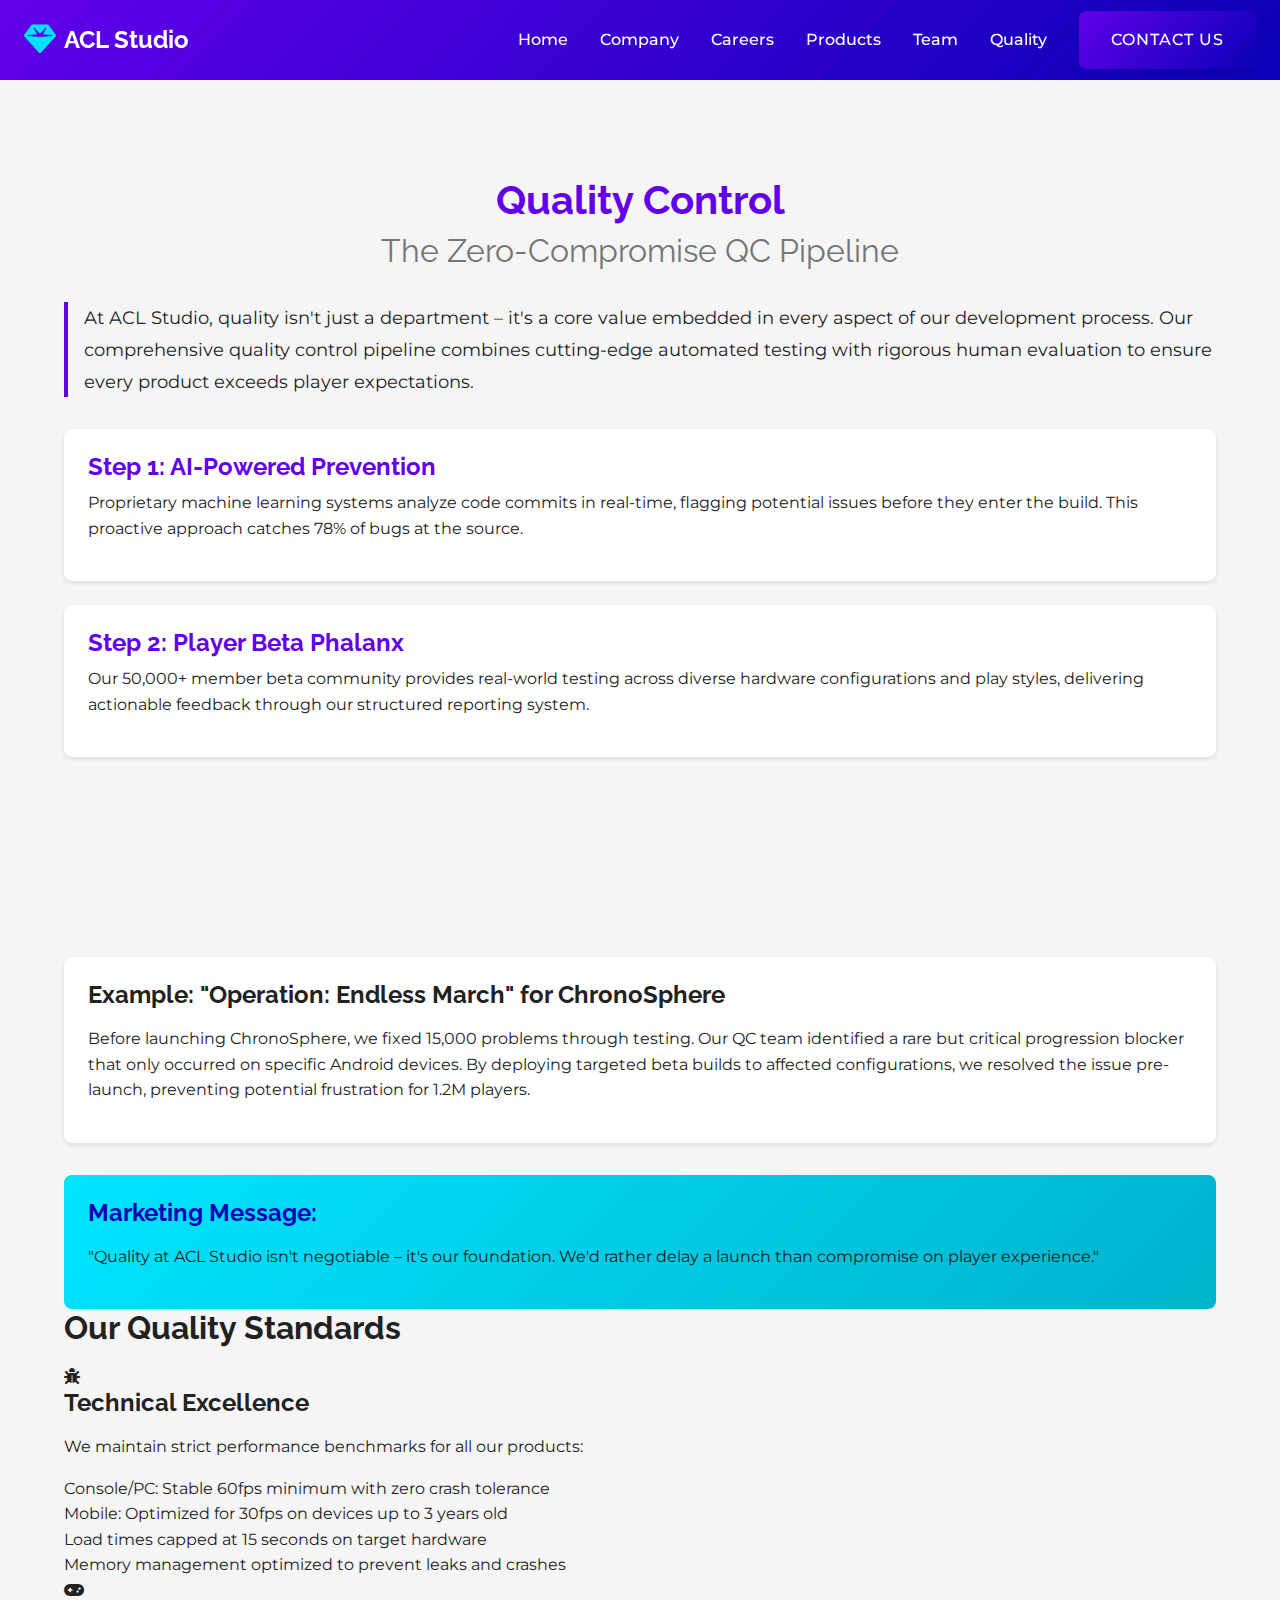
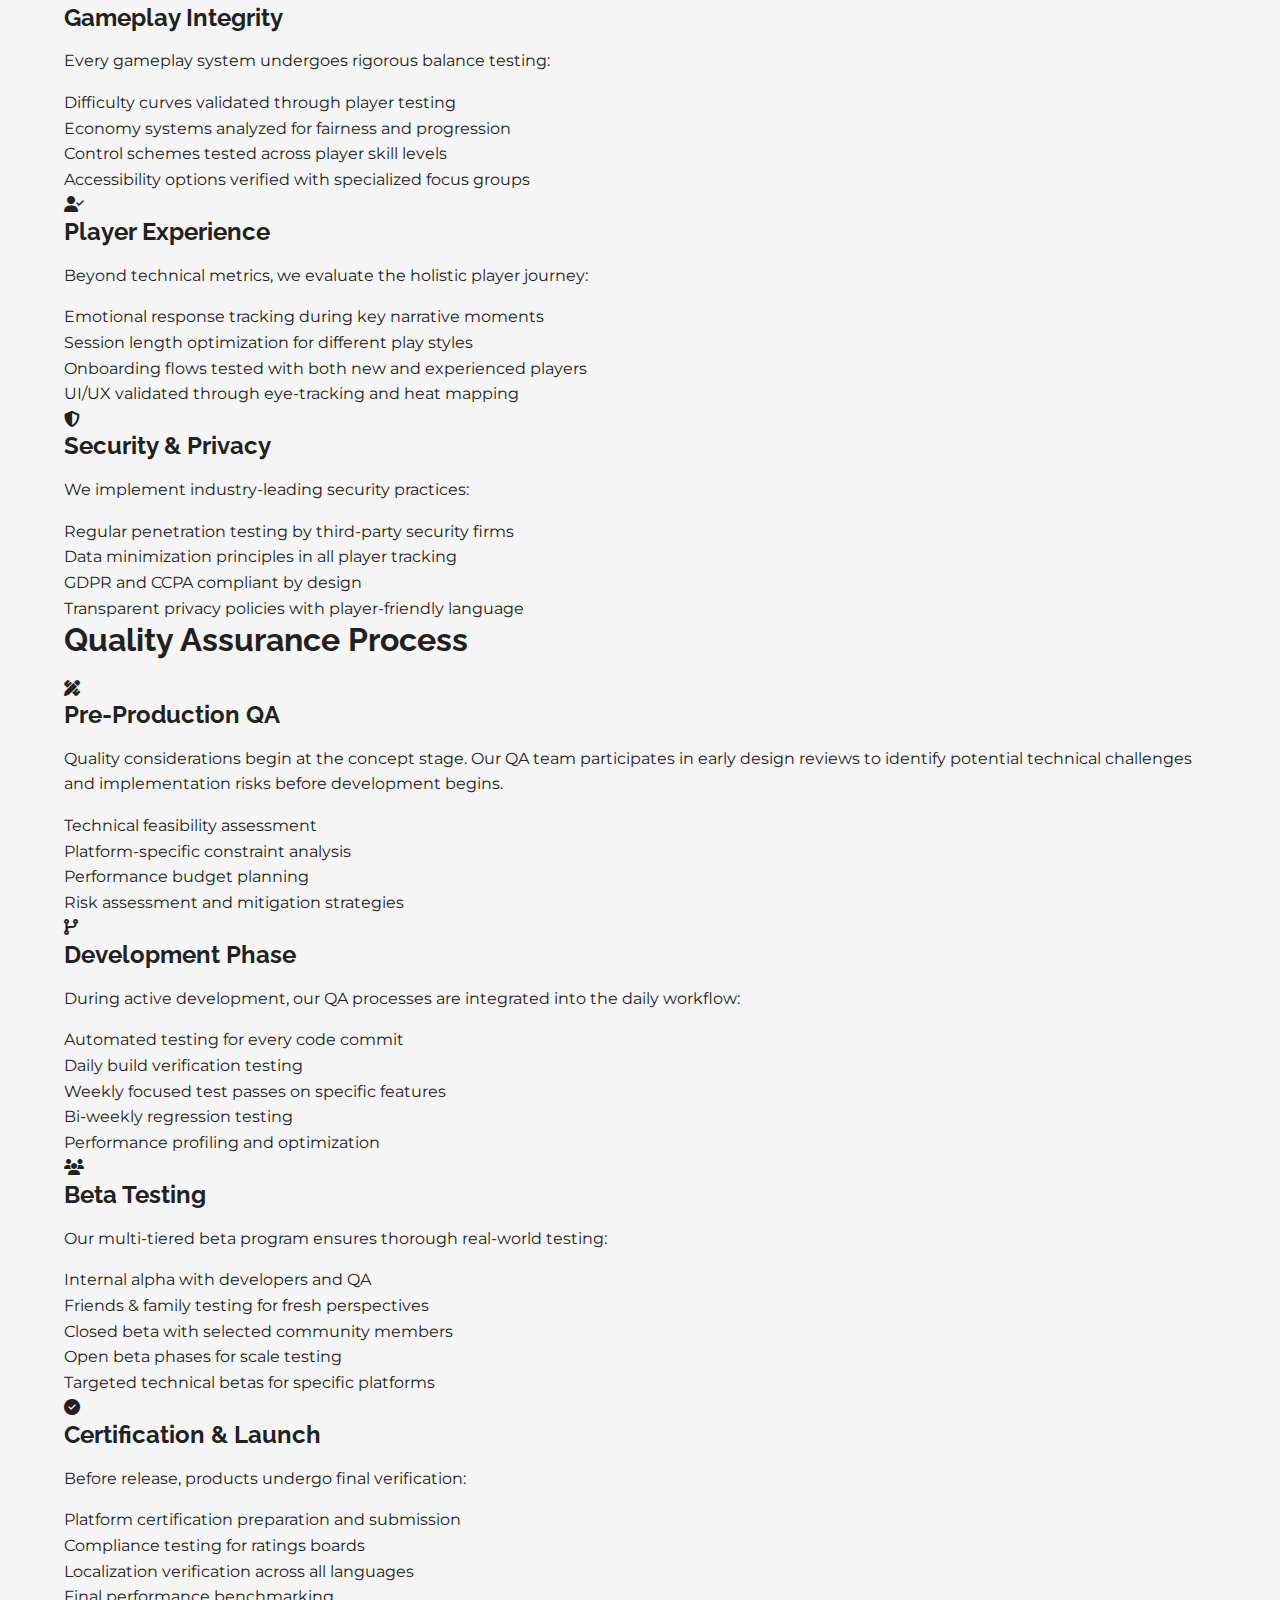
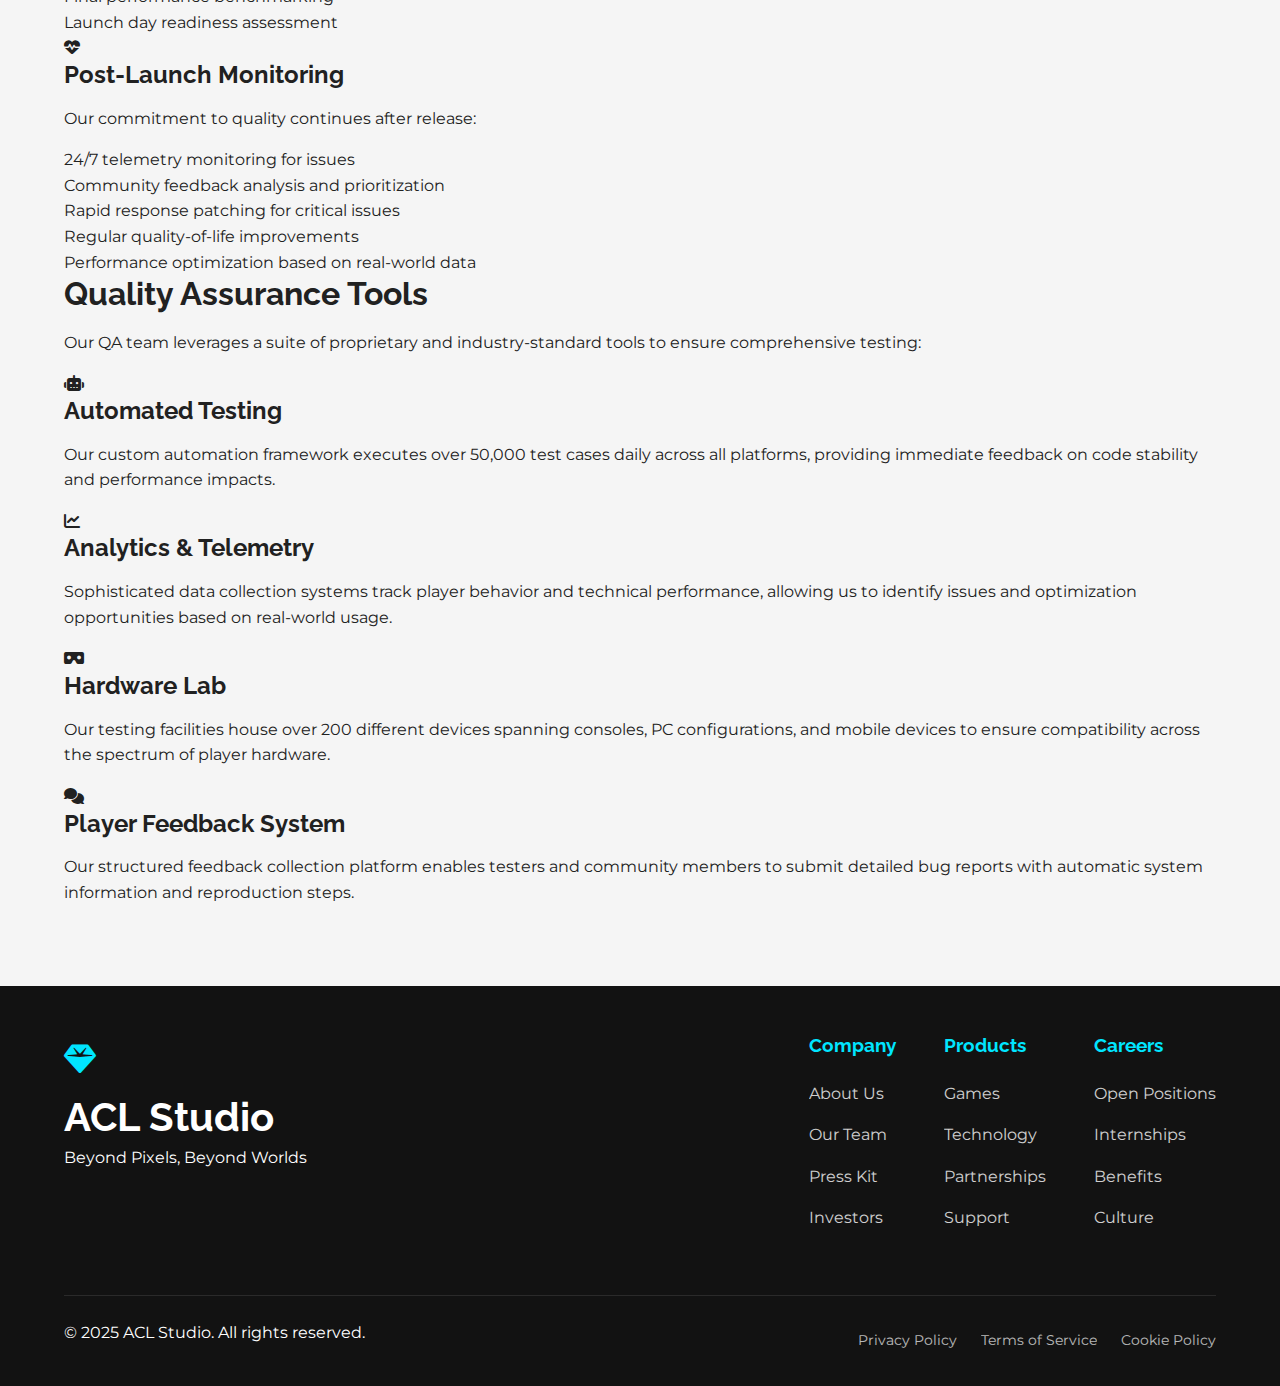
<file: quality.html>
<!DOCTYPE html>
<html lang="en">
<head>
    <meta charset="UTF-8">
    <meta name="viewport" content="width=device-width, initial-scale=1.0">
    <title>Quality Control - ACL Studio</title>
    <link rel="stylesheet" href="https://cdnjs.cloudflare.com/ajax/libs/font-awesome/6.4.0/css/all.min.css">
    <link rel="stylesheet" href="css/styles.css">
    <link rel="preconnect" href="https://fonts.googleapis.com">
    <link rel="preconnect" href="https://fonts.gstatic.com" crossorigin>
    <link href="https://fonts.googleapis.com/css2?family=Montserrat:wght@300;400;600;700&family=Raleway:wght@300;400;500;700&display=swap" rel="stylesheet">
</head>
<body>
    <header class="page-header">
        <nav>
            <div class="logo">
                <div class="logo-icon"><i class="fas fa-gem"></i></div>
                <h1>ACL Studio</h1>
            </div>
            <ul class="nav-links">
                <li><a href="index.html">Home</a></li>
                <li><a href="company.html">Company</a></li>
                <li><a href="careers.html">Careers</a></li>
                <li><a href="products.html">Products</a></li>
                <li><a href="team.html">Team</a></li>
                <li><a href="quality.html" class="active">Quality</a></li>
                <li><a href="contact.html" class="cta-button">Contact Us</a></li>
            </ul>
            <div class="burger">
                <div class="line1"></div>
                <div class="line2"></div>
                <div class="line3"></div>
            </div>
        </nav>
    </header>

    <main>
        <!-- Quality Control Section -->
        <section id="quality" class="section">
            <div class="container">
                <h2 class="section-title">Quality Control</h2>
                <h3 class="section-subtitle">The Zero-Compromise QC Pipeline</h3>
                
                <div class="content-wrapper">
                    <div class="text-content">
                        <p class="highlight-text">
                            At ACL Studio, quality isn't just a department – it's a core value embedded in every aspect of our development process. Our comprehensive quality control pipeline combines cutting-edge automated testing with rigorous human evaluation to ensure every product exceeds player expectations.
                        </p>
                        
                        <div class="quality-pipeline">
                            <div class="info-card">
                                <h4>Step 1: AI-Powered Prevention</h4>
                                <p>Proprietary machine learning systems analyze code commits in real-time, flagging potential issues before they enter the build. This proactive approach catches 78% of bugs at the source.</p>
                            </div>
                            
                            <div class="info-card">
                                <h4>Step 2: Player Beta Phalanx</h4>
                                <p>Our 50,000+ member beta community provides real-world testing across diverse hardware configurations and play styles, delivering actionable feedback through our structured reporting system.</p>
                            </div>
                            
                            <div class="info-card">
                                <h4>Step 3: Safe and Fast Downloads</h4>
                                <p>We make sure downloads are safe and fast for all our digital products. Our distribution system is optimized to provide secure, high-speed access to our games across all regions and platforms.</p>
                            </div>
                        </div>
                        
                        <div class="quality-example">
                            <h4>Example: "Operation: Endless March" for ChronoSphere</h4>
                            <p>Before launching ChronoSphere, we fixed 15,000 problems through testing. Our QC team identified a rare but critical progression blocker that only occurred on specific Android devices. By deploying targeted beta builds to affected configurations, we resolved the issue pre-launch, preventing potential frustration for 1.2M players.</p>
                        </div>
                        
                        <div class="key-takeaway">
                            <h4>Marketing Message:</h4>
                            <p>"Quality at ACL Studio isn't negotiable – it's our foundation. We'd rather delay a launch than compromise on player experience."</p>
                        </div>
                    </div>
                </div>
                
                <!-- Extended Content -->
                <div class="extended-content">
                    <h3 class="content-title">Our Quality Standards</h3>
                    
                    <div class="standards-grid">
                        <div class="standard-card">
                            <div class="standard-icon"><i class="fas fa-bug"></i></div>
                            <h4>Technical Excellence</h4>
                            <p>We maintain strict performance benchmarks for all our products:</p>
                            <ul>
                                <li>Console/PC: Stable 60fps minimum with zero crash tolerance</li>
                                <li>Mobile: Optimized for 30fps on devices up to 3 years old</li>
                                <li>Load times capped at 15 seconds on target hardware</li>
                                <li>Memory management optimized to prevent leaks and crashes</li>
                            </ul>
                        </div>
                        
                        <div class="standard-card">
                            <div class="standard-icon"><i class="fas fa-gamepad"></i></div>
                            <h4>Gameplay Integrity</h4>
                            <p>Every gameplay system undergoes rigorous balance testing:</p>
                            <ul>
                                <li>Difficulty curves validated through player testing</li>
                                <li>Economy systems analyzed for fairness and progression</li>
                                <li>Control schemes tested across player skill levels</li>
                                <li>Accessibility options verified with specialized focus groups</li>
                            </ul>
                        </div>
                        
                        <div class="standard-card">
                            <div class="standard-icon"><i class="fas fa-user-check"></i></div>
                            <h4>Player Experience</h4>
                            <p>Beyond technical metrics, we evaluate the holistic player journey:</p>
                            <ul>
                                <li>Emotional response tracking during key narrative moments</li>
                                <li>Session length optimization for different play styles</li>
                                <li>Onboarding flows tested with both new and experienced players</li>
                                <li>UI/UX validated through eye-tracking and heat mapping</li>
                            </ul>
                        </div>
                        
                        <div class="standard-card">
                            <div class="standard-icon"><i class="fas fa-shield-alt"></i></div>
                            <h4>Security & Privacy</h4>
                            <p>We implement industry-leading security practices:</p>
                            <ul>
                                <li>Regular penetration testing by third-party security firms</li>
                                <li>Data minimization principles in all player tracking</li>
                                <li>GDPR and CCPA compliant by design</li>
                                <li>Transparent privacy policies with player-friendly language</li>
                            </ul>
                        </div>
                    </div>
                    
                    <div class="process-section">
                        <h3 class="content-title">Quality Assurance Process</h3>
                        
                        <div class="process-timeline">
                            <div class="process-step">
                                <div class="process-icon"><i class="fas fa-pencil-ruler"></i></div>
                                <h4>Pre-Production QA</h4>
                                <p>Quality considerations begin at the concept stage. Our QA team participates in early design reviews to identify potential technical challenges and implementation risks before development begins.</p>
                                <ul>
                                    <li>Technical feasibility assessment</li>
                                    <li>Platform-specific constraint analysis</li>
                                    <li>Performance budget planning</li>
                                    <li>Risk assessment and mitigation strategies</li>
                                </ul>
                            </div>
                            
                            <div class="process-step">
                                <div class="process-icon"><i class="fas fa-code-branch"></i></div>
                                <h4>Development Phase</h4>
                                <p>During active development, our QA processes are integrated into the daily workflow:</p>
                                <ul>
                                    <li>Automated testing for every code commit</li>
                                    <li>Daily build verification testing</li>
                                    <li>Weekly focused test passes on specific features</li>
                                    <li>Bi-weekly regression testing</li>
                                    <li>Performance profiling and optimization</li>
                                </ul>
                            </div>
                            
                            <div class="process-step">
                                <div class="process-icon"><i class="fas fa-users"></i></div>
                                <h4>Beta Testing</h4>
                                <p>Our multi-tiered beta program ensures thorough real-world testing:</p>
                                <ul>
                                    <li>Internal alpha with developers and QA</li>
                                    <li>Friends & family testing for fresh perspectives</li>
                                    <li>Closed beta with selected community members</li>
                                    <li>Open beta phases for scale testing</li>
                                    <li>Targeted technical betas for specific platforms</li>
                                </ul>
                            </div>
                            
                            <div class="process-step">
                                <div class="process-icon"><i class="fas fa-check-circle"></i></div>
                                <h4>Certification & Launch</h4>
                                <p>Before release, products undergo final verification:</p>
                                <ul>
                                    <li>Platform certification preparation and submission</li>
                                    <li>Compliance testing for ratings boards</li>
                                    <li>Localization verification across all languages</li>
                                    <li>Final performance benchmarking</li>
                                    <li>Launch day readiness assessment</li>
                                </ul>
                            </div>
                            
                            <div class="process-step">
                                <div class="process-icon"><i class="fas fa-heartbeat"></i></div>
                                <h4>Post-Launch Monitoring</h4>
                                <p>Our commitment to quality continues after release:</p>
                                <ul>
                                    <li>24/7 telemetry monitoring for issues</li>
                                    <li>Community feedback analysis and prioritization</li>
                                    <li>Rapid response patching for critical issues</li>
                                    <li>Regular quality-of-life improvements</li>
                                    <li>Performance optimization based on real-world data</li>
                                </ul>
                            </div>
                        </div>
                    </div>
                    
                    <div class="tools-section">
                        <h3 class="content-title">Quality Assurance Tools</h3>
                        <p>Our QA team leverages a suite of proprietary and industry-standard tools to ensure comprehensive testing:</p>
                        
                        <div class="tools-grid">
                            <div class="tool-card">
                                <div class="tool-icon"><i class="fas fa-robot"></i></div>
                                <h4>Automated Testing</h4>
                                <p>Our custom automation framework executes over 50,000 test cases daily across all platforms, providing immediate feedback on code stability and performance impacts.</p>
                            </div>
                            
                            <div class="tool-card">
                                <div class="tool-icon"><i class="fas fa-chart-line"></i></div>
                                <h4>Analytics & Telemetry</h4>
                                <p>Sophisticated data collection systems track player behavior and technical performance, allowing us to identify issues and optimization opportunities based on real-world usage.</p>
                            </div>
                            
                            <div class="tool-card">
                                <div class="tool-icon"><i class="fas fa-vr-cardboard"></i></div>
                                <h4>Hardware Lab</h4>
                                <p>Our testing facilities house over 200 different devices spanning consoles, PC configurations, and mobile devices to ensure compatibility across the spectrum of player hardware.</p>
                            </div>
                            
                            <div class="tool-card">
                                <div class="tool-icon"><i class="fas fa-comments"></i></div>
                                <h4>Player Feedback System</h4>
                                <p>Our structured feedback collection platform enables testers and community members to submit detailed bug reports with automatic system information and reproduction steps.</p>
                            </div>
                        </div>
                    </div>
                </div>
            </div>
        </section>
    </main>

    <footer>
        <div class="container">
            <div class="footer-content">
                <div class="footer-logo">
                    <div class="logo-icon"><i class="fas fa-gem"></i></div>
                    <h2>ACL Studio</h2>
                    <p>Beyond Pixels, Beyond Worlds</p>
                </div>
                
                <div class="footer-links">
                    <div class="link-column">
                        <h3>Company</h3>
                        <ul>
                            <li><a href="company.html">About Us</a></li>
                            <li><a href="team.html">Our Team</a></li>
                            <li><a href="#">Press Kit</a></li>
                            <li><a href="#">Investors</a></li>
                        </ul>
                    </div>
                    
                    <div class="link-column">
                        <h3>Products</h3>
                        <ul>
                            <li><a href="products.html">Games</a></li>
                            <li><a href="#">Technology</a></li>
                            <li><a href="#">Partnerships</a></li>
                            <li><a href="#">Support</a></li>
                        </ul>
                    </div>
                    
                    <div class="link-column">
                        <h3>Careers</h3>
                        <ul>
                            <li><a href="careers.html">Open Positions</a></li>
                            <li><a href="#">Internships</a></li>
                            <li><a href="#">Benefits</a></li>
                            <li><a href="#">Culture</a></li>
                        </ul>
                    </div>
                </div>
            </div>
            
            <div class="footer-bottom">
                <p>&copy; 2025 ACL Studio. All rights reserved.</p>
                <div class="legal-links">
                    <a href="#">Privacy Policy</a>
                    <a href="#">Terms of Service</a>
                    <a href="#">Cookie Policy</a>
                </div>
            </div>
        </div>
    </footer>

    <script src="js/main.js"></script>
</body>
</html>
</file>
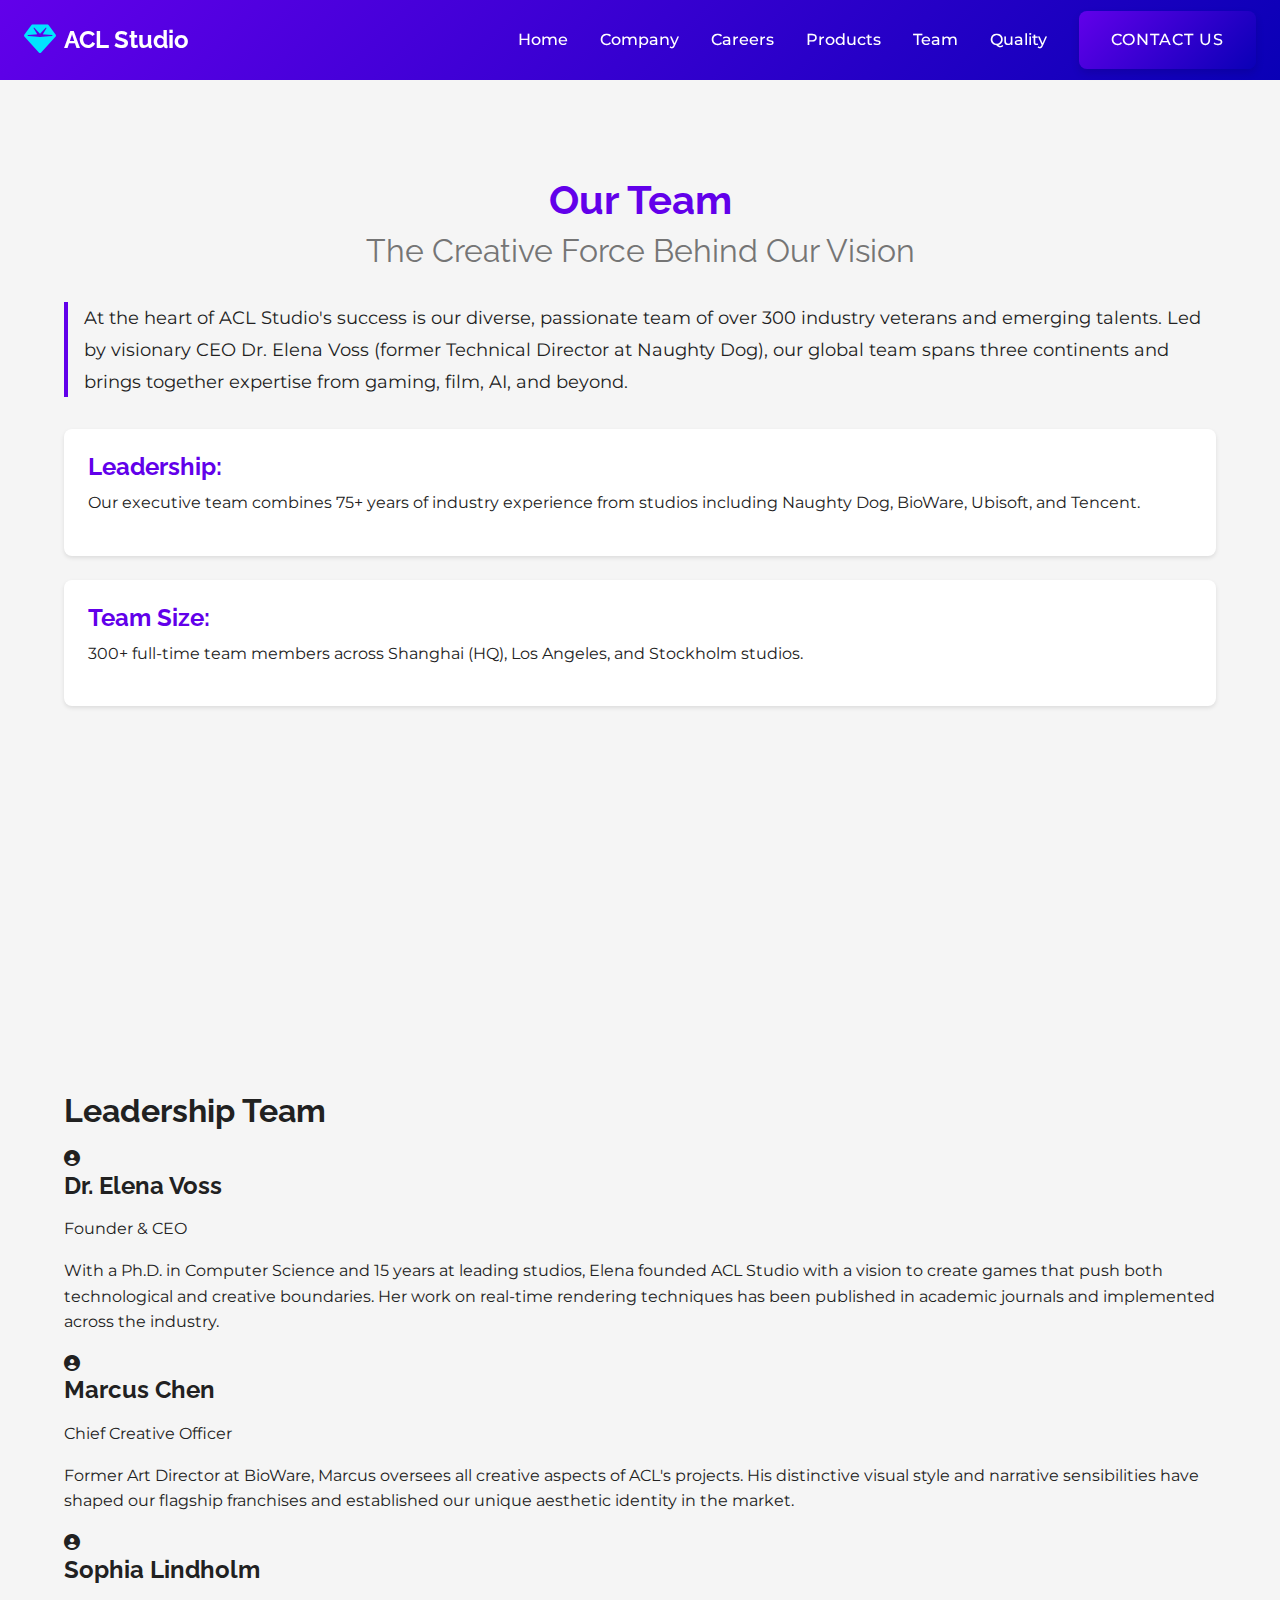
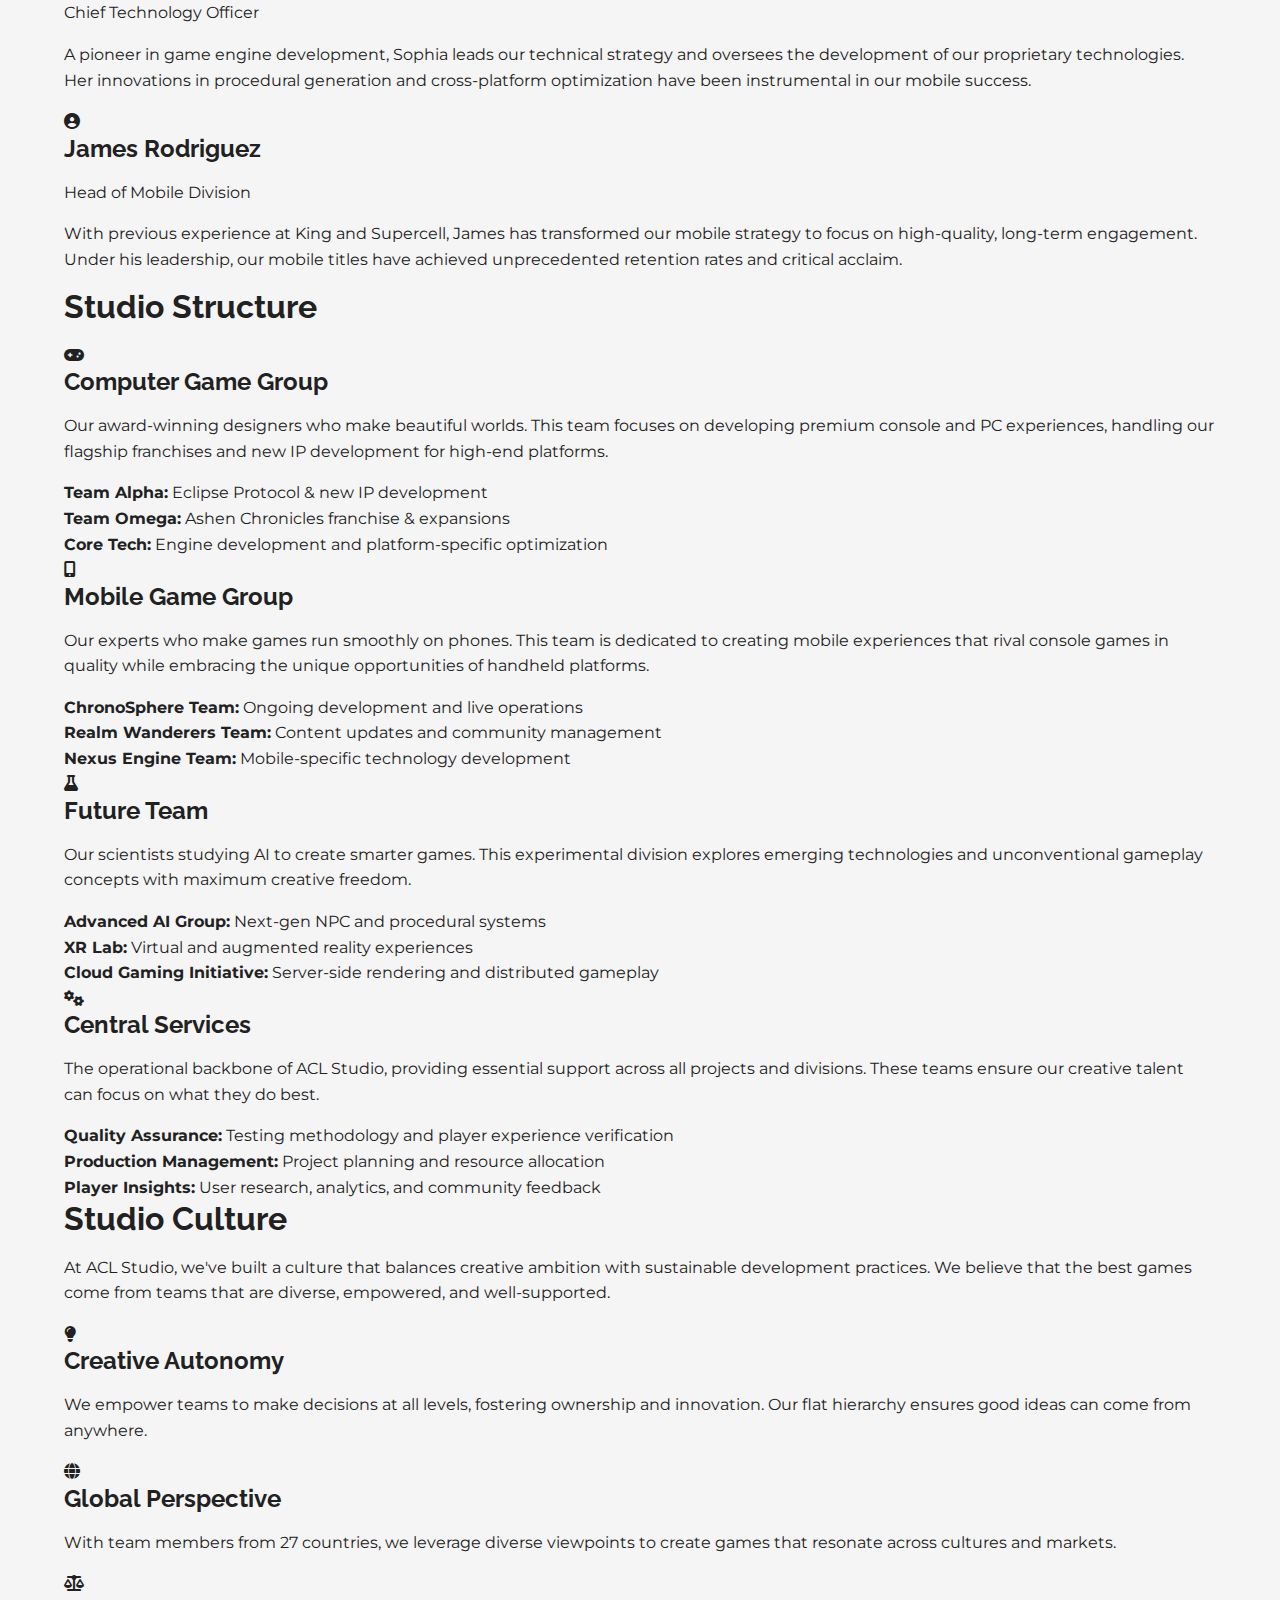
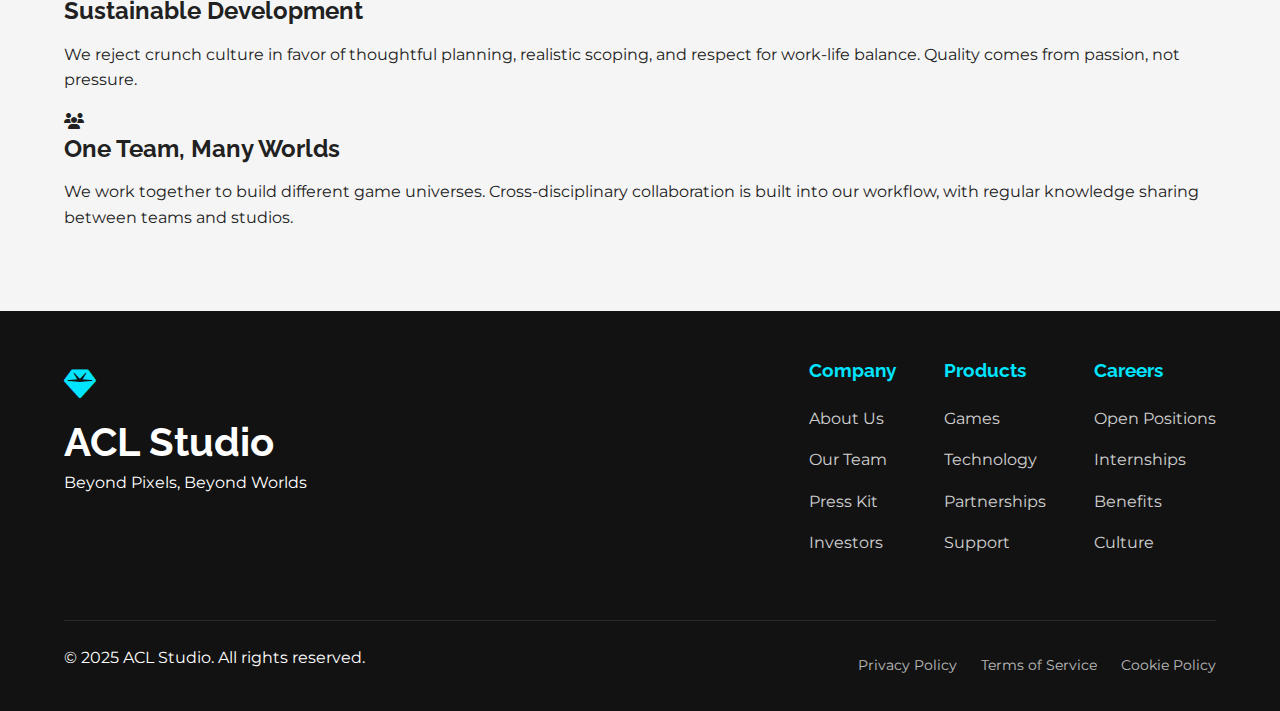
<file: team.html>
<!DOCTYPE html>
<html lang="en">
<head>
    <meta charset="UTF-8">
    <meta name="viewport" content="width=device-width, initial-scale=1.0">
    <title>Our Team - ACL Studio</title>
    <link rel="stylesheet" href="https://cdnjs.cloudflare.com/ajax/libs/font-awesome/6.4.0/css/all.min.css">
    <link rel="stylesheet" href="css/styles.css">
    <link rel="preconnect" href="https://fonts.googleapis.com">
    <link rel="preconnect" href="https://fonts.gstatic.com" crossorigin>
    <link href="https://fonts.googleapis.com/css2?family=Montserrat:wght@300;400;600;700&family=Raleway:wght@300;400;500;700&display=swap" rel="stylesheet">
</head>
<body>
    <header class="page-header">
        <nav>
            <div class="logo">
                <div class="logo-icon"><i class="fas fa-gem"></i></div>
                <h1>ACL Studio</h1>
            </div>
            <ul class="nav-links">
                <li><a href="index.html">Home</a></li>
                <li><a href="company.html">Company</a></li>
                <li><a href="careers.html">Careers</a></li>
                <li><a href="products.html">Products</a></li>
                <li><a href="team.html" class="active">Team</a></li>
                <li><a href="quality.html">Quality</a></li>
                <li><a href="contact.html" class="cta-button">Contact Us</a></li>
            </ul>
            <div class="burger">
                <div class="line1"></div>
                <div class="line2"></div>
                <div class="line3"></div>
            </div>
        </nav>
    </header>

    <main>
        <!-- Team Section -->
        <section id="team" class="section">
            <div class="container">
                <h2 class="section-title">Our Team</h2>
                <h3 class="section-subtitle">The Creative Force Behind Our Vision</h3>
                
                <div class="content-wrapper">
                    <div class="text-content">
                        <p class="highlight-text">
                            At the heart of ACL Studio's success is our diverse, passionate team of over 300 industry veterans and emerging talents. Led by visionary CEO Dr. Elena Voss (former Technical Director at Naughty Dog), our global team spans three continents and brings together expertise from gaming, film, AI, and beyond.
                        </p>
                        
                        <div class="team-overview">
                            <div class="info-card">
                                <h4>Leadership:</h4>
                                <p>Our executive team combines 75+ years of industry experience from studios including Naughty Dog, BioWare, Ubisoft, and Tencent.</p>
                            </div>
                            
                            <div class="info-card">
                                <h4>Team Size:</h4>
                                <p>300+ full-time team members across Shanghai (HQ), Los Angeles, and Stockholm studios.</p>
                            </div>
                            
                            <div class="info-card">
                                <h4>Divisions:</h4>
                                <ul>
                                    <li><strong>AAA Division:</strong> 180+ developers focused on premium console/PC experiences</li>
                                    <li><strong>Mobile Innovation Lab:</strong> 70+ specialists creating platform-defining mobile titles</li>
                                    <li><strong>"Future Vision" R&D:</strong> 25+ researchers exploring next-gen technologies and gameplay paradigms</li>
                                </ul>
                            </div>
                            
                            <div class="info-card">
                                <h4>Expertise & Ethos:</h4>
                                <p>Our team culture emphasizes creative autonomy, technical excellence, and player-first thinking. We maintain a flat hierarchy where ideas matter more than titles, and innovation is everyone's responsibility.</p>
                            </div>
                        </div>
                    </div>
                </div>
                
                <!-- Extended Content -->
                <div class="extended-content">
                    <h3 class="content-title">Leadership Team</h3>
                    
                    <div class="leadership-profiles">
                        <div class="profile-card">
                            <div class="profile-image">
                                <i class="fas fa-user-circle"></i>
                            </div>
                            <div class="profile-info">
                                <h4>Dr. Elena Voss</h4>
                                <p class="profile-title">Founder & CEO</p>
                                <p class="profile-bio">With a Ph.D. in Computer Science and 15 years at leading studios, Elena founded ACL Studio with a vision to create games that push both technological and creative boundaries. Her work on real-time rendering techniques has been published in academic journals and implemented across the industry.</p>
                            </div>
                        </div>
                        
                        <div class="profile-card">
                            <div class="profile-image">
                                <i class="fas fa-user-circle"></i>
                            </div>
                            <div class="profile-info">
                                <h4>Marcus Chen</h4>
                                <p class="profile-title">Chief Creative Officer</p>
                                <p class="profile-bio">Former Art Director at BioWare, Marcus oversees all creative aspects of ACL's projects. His distinctive visual style and narrative sensibilities have shaped our flagship franchises and established our unique aesthetic identity in the market.</p>
                            </div>
                        </div>
                        
                        <div class="profile-card">
                            <div class="profile-image">
                                <i class="fas fa-user-circle"></i>
                            </div>
                            <div class="profile-info">
                                <h4>Sophia Lindholm</h4>
                                <p class="profile-title">Chief Technology Officer</p>
                                <p class="profile-bio">A pioneer in game engine development, Sophia leads our technical strategy and oversees the development of our proprietary technologies. Her innovations in procedural generation and cross-platform optimization have been instrumental in our mobile success.</p>
                            </div>
                        </div>
                        
                        <div class="profile-card">
                            <div class="profile-image">
                                <i class="fas fa-user-circle"></i>
                            </div>
                            <div class="profile-info">
                                <h4>James Rodriguez</h4>
                                <p class="profile-title">Head of Mobile Division</p>
                                <p class="profile-bio">With previous experience at King and Supercell, James has transformed our mobile strategy to focus on high-quality, long-term engagement. Under his leadership, our mobile titles have achieved unprecedented retention rates and critical acclaim.</p>
                            </div>
                        </div>
                    </div>
                    
                    <div class="team-structure">
                        <h3 class="content-title">Studio Structure</h3>
                        
                        <div class="structure-grid">
                            <div class="structure-card">
                                <div class="structure-icon"><i class="fas fa-gamepad"></i></div>
                                <h4>Computer Game Group</h4>
                                <p>Our award-winning designers who make beautiful worlds. This team focuses on developing premium console and PC experiences, handling our flagship franchises and new IP development for high-end platforms.</p>
                                <ul class="structure-details">
                                    <li><strong>Team Alpha:</strong> Eclipse Protocol & new IP development</li>
                                    <li><strong>Team Omega:</strong> Ashen Chronicles franchise & expansions</li>
                                    <li><strong>Core Tech:</strong> Engine development and platform-specific optimization</li>
                                </ul>
                            </div>
                            
                            <div class="structure-card">
                                <div class="structure-icon"><i class="fas fa-mobile-alt"></i></div>
                                <h4>Mobile Game Group</h4>
                                <p>Our experts who make games run smoothly on phones. This team is dedicated to creating mobile experiences that rival console games in quality while embracing the unique opportunities of handheld platforms.</p>
                                <ul class="structure-details">
                                    <li><strong>ChronoSphere Team:</strong> Ongoing development and live operations</li>
                                    <li><strong>Realm Wanderers Team:</strong> Content updates and community management</li>
                                    <li><strong>Nexus Engine Team:</strong> Mobile-specific technology development</li>
                                </ul>
                            </div>
                            
                            <div class="structure-card">
                                <div class="structure-icon"><i class="fas fa-flask"></i></div>
                                <h4>Future Team</h4>
                                <p>Our scientists studying AI to create smarter games. This experimental division explores emerging technologies and unconventional gameplay concepts with maximum creative freedom.</p>
                                <ul class="structure-details">
                                    <li><strong>Advanced AI Group:</strong> Next-gen NPC and procedural systems</li>
                                    <li><strong>XR Lab:</strong> Virtual and augmented reality experiences</li>
                                    <li><strong>Cloud Gaming Initiative:</strong> Server-side rendering and distributed gameplay</li>
                                </ul>
                            </div>
                            
                            <div class="structure-card">
                                <div class="structure-icon"><i class="fas fa-cogs"></i></div>
                                <h4>Central Services</h4>
                                <p>The operational backbone of ACL Studio, providing essential support across all projects and divisions. These teams ensure our creative talent can focus on what they do best.</p>
                                <ul class="structure-details">
                                    <li><strong>Quality Assurance:</strong> Testing methodology and player experience verification</li>
                                    <li><strong>Production Management:</strong> Project planning and resource allocation</li>
                                    <li><strong>Player Insights:</strong> User research, analytics, and community feedback</li>
                                </ul>
                            </div>
                        </div>
                    </div>
                    
                    <div class="culture-section">
                        <h3 class="content-title">Studio Culture</h3>
                        <p>At ACL Studio, we've built a culture that balances creative ambition with sustainable development practices. We believe that the best games come from teams that are diverse, empowered, and well-supported.</p>
                        
                        <div class="culture-principles">
                            <div class="principle-card">
                                <div class="principle-icon"><i class="fas fa-lightbulb"></i></div>
                                <h4>Creative Autonomy</h4>
                                <p>We empower teams to make decisions at all levels, fostering ownership and innovation. Our flat hierarchy ensures good ideas can come from anywhere.</p>
                            </div>
                            
                            <div class="principle-card">
                                <div class="principle-icon"><i class="fas fa-globe"></i></div>
                                <h4>Global Perspective</h4>
                                <p>With team members from 27 countries, we leverage diverse viewpoints to create games that resonate across cultures and markets.</p>
                            </div>
                            
                            <div class="principle-card">
                                <div class="principle-icon"><i class="fas fa-balance-scale"></i></div>
                                <h4>Sustainable Development</h4>
                                <p>We reject crunch culture in favor of thoughtful planning, realistic scoping, and respect for work-life balance. Quality comes from passion, not pressure.</p>
                            </div>
                            
                            <div class="principle-card">
                                <div class="principle-icon"><i class="fas fa-users"></i></div>
                                <h4>One Team, Many Worlds</h4>
                                <p>We work together to build different game universes. Cross-disciplinary collaboration is built into our workflow, with regular knowledge sharing between teams and studios.</p>
                            </div>
                        </div>
                    </div>
                </div>
            </div>
        </section>
    </main>

    <footer>
        <div class="container">
            <div class="footer-content">
                <div class="footer-logo">
                    <div class="logo-icon"><i class="fas fa-gem"></i></div>
                    <h2>ACL Studio</h2>
                    <p>Beyond Pixels, Beyond Worlds</p>
                </div>
                
                <div class="footer-links">
                    <div class="link-column">
                        <h3>Company</h3>
                        <ul>
                            <li><a href="company.html">About Us</a></li>
                            <li><a href="team.html">Our Team</a></li>
                            <li><a href="#">Press Kit</a></li>
                            <li><a href="#">Investors</a></li>
                        </ul>
                    </div>
                    
                    <div class="link-column">
                        <h3>Products</h3>
                        <ul>
                            <li><a href="products.html">Games</a></li>
                            <li><a href="#">Technology</a></li>
                            <li><a href="#">Partnerships</a></li>
                            <li><a href="#">Support</a></li>
                        </ul>
                    </div>
                    
                    <div class="link-column">
                        <h3>Careers</h3>
                        <ul>
                            <li><a href="careers.html">Open Positions</a></li>
                            <li><a href="#">Internships</a></li>
                            <li><a href="#">Benefits</a></li>
                            <li><a href="#">Culture</a></li>
                        </ul>
                    </div>
                </div>
            </div>
            
            <div class="footer-bottom">
                <p>&copy; 2025 ACL Studio. All rights reserved.</p>
                <div class="legal-links">
                    <a href="#">Privacy Policy</a>
                    <a href="#">Terms of Service</a>
                    <a href="#">Cookie Policy</a>
                </div>
            </div>
        </div>
    </footer>

    <script src="js/main.js"></script>
</body>
</html>
</file>
<file: css/styles.css>
/* Base Styles */
:root {
    --primary-color: #6200ea;
    --primary-light: #9d46ff;
    --primary-dark: #0a00b6;
    --secondary-color: #00e5ff;
    --secondary-light: #6effff;
    --secondary-dark: #00b2cc;
    --text-light: #ffffff;
    --text-dark: #212121;
    --text-gray: #757575;
    --bg-light: #f5f5f5;
    --bg-dark: #121212;
    --bg-card: #ffffff;
    --bg-alt: #e0f7fa;
    --border-color: #e0e0e0;
    --success-color: #00c853;
    --warning-color: #ffd600;
    --error-color: #d50000;
    --gradient-primary: linear-gradient(135deg, var(--primary-color), var(--primary-dark));
    --gradient-secondary: linear-gradient(135deg, var(--secondary-color), var(--secondary-dark));
    --shadow-sm: 0 2px 4px rgba(0,0,0,0.1);
    --shadow-md: 0 4px 8px rgba(0,0,0,0.12);
    --shadow-lg: 0 8px 16px rgba(0,0,0,0.15);
    --border-radius-sm: 4px;
    --border-radius-md: 8px;
    --border-radius-lg: 16px;
    --spacing-xs: 4px;
    --spacing-sm: 8px;
    --spacing-md: 16px;
    --spacing-lg: 24px;
    --spacing-xl: 32px;
    --spacing-xxl: 48px;
    --spacing-xxxl: 64px;
    --container-width: 1200px;
    --header-height: 80px;
    --transition-fast: 0.2s ease;
    --transition-normal: 0.3s ease;
    --transition-slow: 0.5s ease;
    --font-primary: 'Montserrat', sans-serif;
    --font-secondary: 'Raleway', sans-serif;
}

* {
    margin: 0;
    padding: 0;
    box-sizing: border-box;
}

html {
    scroll-behavior: smooth;
}

body {
    font-family: var(--font-primary);
    line-height: 1.6;
    color: var(--text-dark);
    background-color: var(--bg-light);
    overflow-x: hidden;
}

a {
    text-decoration: none;
    color: var(--primary-color);
    transition: color var(--transition-fast);
}

a:hover {
    color: var(--primary-light);
}

ul {
    list-style: none;
}

img {
    max-width: 100%;
    height: auto;
}

.container {
    width: 100%;
    max-width: var(--container-width);
    margin: 0 auto;
    padding: 0 var(--spacing-lg);
}

/* Typography */
h1, h2, h3, h4, h5, h6 {
    font-family: var(--font-secondary);
    font-weight: 700;
    line-height: 1.2;
    margin-bottom: var(--spacing-md);
}

h1 {
    font-size: 3rem;
}

h2 {
    font-size: 2.5rem;
}

h3 {
    font-size: 2rem;
}

h4 {
    font-size: 1.5rem;
}

h5 {
    font-size: 1.25rem;
}

h6 {
    font-size: 1rem;
}

p {
    margin-bottom: var(--spacing-md);
}

.section-title {
    text-align: center;
    margin-bottom: var(--spacing-sm);
    color: var(--primary-color);
}

.section-subtitle {
    text-align: center;
    margin-bottom: var(--spacing-xl);
    color: var(--text-gray);
    font-weight: 400;
}

/* Buttons */
.cta-button {
    display: inline-block;
    background: var(--gradient-primary);
    color: var(--text-light);
    padding: var(--spacing-md) var(--spacing-xl);
    border-radius: var(--border-radius-md);
    font-weight: 600;
    text-transform: uppercase;
    letter-spacing: 1px;
    transition: transform var(--transition-fast), box-shadow var(--transition-fast);
    box-shadow: var(--shadow-md);
}

.cta-button:hover {
    transform: translateY(-3px);
    box-shadow: var(--shadow-lg);
    color: var(--text-light);
}

.apply-button {
    display: inline-block;
    background-color: var(--primary-color);
    color: var(--text-light);
    padding: var(--spacing-sm) var(--spacing-lg);
    border-radius: var(--border-radius-sm);
    font-weight: 600;
    transition: background-color var(--transition-fast);
}

.apply-button:hover {
    background-color: var(--primary-light);
    color: var(--text-light);
}

.submit-button {
    display: inline-block;
    background: var(--gradient-primary);
    color: var(--text-light);
    padding: var(--spacing-md) var(--spacing-xl);
    border-radius: var(--border-radius-md);
    font-weight: 600;
    text-transform: uppercase;
    letter-spacing: 1px;
    border: none;
    cursor: pointer;
    transition: transform var(--transition-fast), box-shadow var(--transition-fast);
    box-shadow: var(--shadow-md);
    width: 100%;
}

.submit-button:hover {
    transform: translateY(-3px);
    box-shadow: var(--shadow-lg);
}

/* Header & Navigation */
header {
    background: var(--gradient-primary);
    color: var(--text-light);
    position: relative;
    height: 100vh;
    min-height: 600px;
    display: flex;
    flex-direction: column;
}

/* Page Header (for sub-pages) */
.page-header {
    background: var(--gradient-primary);
    color: var(--text-light);
    position: relative;
    height: auto;
    min-height: var(--header-height);
    display: flex;
    flex-direction: column;
    margin-bottom: var(--spacing-xl);
}

nav {
    display: flex;
    justify-content: space-between;
    align-items: center;
    padding: var(--spacing-md) var(--spacing-lg);
    height: var(--header-height);
    position: fixed;
    top: 0;
    left: 0;
    right: 0;
    z-index: 1000;
    transition: background-color var(--transition-normal);
}

nav.scrolled {
    background-color: rgba(10, 0, 182, 0.95);
    box-shadow: var(--shadow-md);
}

.logo {
    display: flex;
    align-items: center;
    gap: var(--spacing-sm);
}

.logo-icon {
    font-size: 2rem;
    color: var(--secondary-color);
}

.logo h1 {
    font-size: 1.5rem;
    margin-bottom: 0;
}

.nav-links {
    display: flex;
    gap: var(--spacing-xl);
    align-items: center;
}

.nav-links a {
    color: var(--text-light);
    font-weight: 500;
    position: relative;
}

.nav-links a:not(.cta-button)::after {
    content: '';
    position: absolute;
    bottom: -5px;
    left: 0;
    width: 0;
    height: 2px;
    background-color: var(--secondary-color);
    transition: width var(--transition-normal);
}

.nav-links a:not(.cta-button):hover::after {
    width: 100%;
}

.burger {
    display: none;
    cursor: pointer;
}

.burger div {
    width: 25px;
    height: 3px;
    background-color: var(--text-light);
    margin: 5px;
    transition: all var(--transition-normal);
}

.hero {
    flex: 1;
    display: flex;
    flex-direction: column;
    justify-content: center;
    align-items: center;
    text-align: center;
    padding: var(--spacing-xxxl) var(--spacing-lg);
    background-image: radial-gradient(circle at 50% 50%, rgba(157, 70, 255, 0.2), rgba(10, 0, 182, 0.4)), url('https://images.unsplash.com/photo-1511512578047-dfb367046420?ixlib=rb-4.0.3&ixid=M3wxMjA3fDB8MHxwaG90by1wYWdlfHx8fGVufDB8fHx8fA%3D%3D&auto=format&fit=crop&w=2071&q=80');
    background-size: cover;
    background-position: center;
    position: relative;
}

.hero::before {
    content: '';
    position: absolute;
    top: 0;
    left: 0;
    right: 0;
    bottom: 0;
    background: linear-gradient(to bottom, rgba(10, 0, 182, 0.7), rgba(98, 0, 234, 0.7));
    z-index: 1;
}

.hero h1, .hero p, .hero a {
    position: relative;
    z-index: 2;
}

.hero h1 {
    font-size: 4rem;
    margin-bottom: var(--spacing-md);
    text-shadow: 0 2px 10px rgba(0, 0, 0, 0.3);
}

.hero p {
    font-size: 1.5rem;
    margin-bottom: var(--spacing-xl);
    max-width: 600px;
}

/* Sections */
.section {
    padding: var(--spacing-xxxl) 0;
}

.alt-bg {
    background-color: var(--bg-alt);
}

.content-wrapper {
    display: flex;
    gap: var(--spacing-xl);
    margin-top: var(--spacing-xl);
}

.text-content {
    flex: 2;
}

.visual-content {
    flex: 1;
    display: flex;
    justify-content: center;
    align-items: center;
}

.highlight-text {
    font-size: 1.1rem;
    line-height: 1.8;
    color: var(--text-dark);
    border-left: 4px solid var(--primary-color);
    padding-left: var(--spacing-md);
    margin-bottom: var(--spacing-xl);
}

.info-card {
    background-color: var(--bg-card);
    border-radius: var(--border-radius-md);
    padding: var(--spacing-lg);
    margin-bottom: var(--spacing-lg);
    box-shadow: var(--shadow-sm);
    transition: transform var(--transition-normal), box-shadow var(--transition-normal);
}

.info-card:hover {
    transform: translateY(-5px);
    box-shadow: var(--shadow-md);
}

.info-card h4 {
    color: var(--primary-color);
    margin-bottom: var(--spacing-sm);
}

.key-takeaway {
    background: var(--gradient-secondary);
    color: var(--text-dark);
    border-radius: var(--border-radius-md);
    padding: var(--spacing-lg);
    margin-top: var(--spacing-xl);
}

.key-takeaway h4 {
    color: var(--primary-dark);
}

.company-logo {
    font-size: 10rem;
    color: var(--primary-color);
    animation: float 6s ease-in-out infinite;
}

@keyframes float {
    0% {
        transform: translateY(0px) rotate(0deg);
    }
    50% {
        transform: translateY(-20px) rotate(10deg);
    }
    100% {
        transform: translateY(0px) rotate(0deg);
    }
}

/* Careers Section */
.intro-text {
    text-align: center;
    font-size: 1.2rem;
    max-width: 800px;
    margin: 0 auto var(--spacing-xl);
}

.careers-container {
    max-width: 1000px;
    margin: 0 auto;
}

.job-cards {
    display: grid;
    grid-template-columns: repeat(auto-fill, minmax(280px, 1fr));
    gap: var(--spacing-lg);
    margin-bottom: var(--spacing-xl);
}

.job-card {
    background-color: var(--bg-card);
    border-radius: var(--border-radius-md);
    padding: var(--spacing-lg);
    box-shadow: var(--shadow-sm);
    transition: transform var(--transition-normal), box-shadow var(--transition-normal);
    display: flex;
    flex-direction: column;
}

.job-card:hover {
    transform: translateY(-5px);
    box-shadow: var(--shadow-md);
}

.job-card h5 {
    color: var(--primary-color);
    margin-bottom: var(--spacing-sm);
}

.requirements {
    margin-top: auto;
    padding-top: var(--spacing-md);
    margin-bottom: var(--spacing-md);
    border-top: 1px solid var(--border-color);
}

.apply-info {
    text-align: center;
    margin-bottom: var(--spacing-xl);
}

/* Products Section */
.product-showcase {
    display: grid;
    grid-template-columns: repeat(auto-fit, minmax(300px, 1fr));
    gap: var(--spacing-xl);
    margin-bottom: var(--spacing-xxl);
}

.product-card {
    background-color: var(--bg-card);
    border-radius: var(--border-radius-md);
    overflow: hidden;
    box-shadow: var(--shadow-md);
    transition: transform var(--transition-normal);
}

.product-card:hover {
    transform: translateY(-10px);
}

.product-card.aaa {
    border-top: 5px solid var(--primary-color);
}

.product-card.mobile {
    border-top: 5px solid var(--secondary-color);
}

.product-image {
    height: 200px;
    background-color: var(--bg-dark);
    position: relative;
}

.image-placeholder {
    position: absolute;
    top: 0;
    left: 0;
    width: 100%;
    height: 100%;
    display: flex;
    flex-direction: column;
    justify-content: center;
    align-items: center;
    color: var(--text-light);
    text-align: center;
    padding: var(--spacing-md);
}

.image-placeholder i {
    font-size: 3rem;
    margin-bottom: var(--spacing-md);
}

.product-info {
    padding: var(--spacing-lg);
}

.product-info h4 {
    color: var(--primary-color);
    margin-bottom: var(--spacing-md);
    font-size: 1.5rem;
}

.product-details p {
    margin-bottom: var(--spacing-sm);
}

.product-details h5 {
    margin: var(--spacing-md) 0 var(--spacing-sm);
    color: var(--text-gray);
}

.product-details ul {
    margin-bottom: var(--spacing-md);
    padding-left: var(--spacing-md);
}

.product-details ul li {
    margin-bottom: var(--spacing-xs);
    position: relative;
}

.product-details ul li::before {
    content: '•';
    color: var(--primary-color);
    font-weight: bold;
    display: inline-block;
    width: 1em;
    margin-left: -1em;
}

.usp span, .status span {
    color: var(--primary-color);
    font-weight: 600;
}

.competitive-edge {
    margin-top: var(--spacing-xxl);
}

.table-container {
    overflow-x: auto;
    margin: var(--spacing-lg) 0;
}

table {
    width: 100%;
    border-collapse: collapse;
    text-align: left;
}

table th, table td {
    padding: var(--spacing-md);
    border-bottom: 1px solid var(--border-color);
}

table th {
    background-color: var(--primary-dark);
    color: var(--text-light);
}

table tr:nth-child(even) {
    background-color: rgba(224, 247, 250, 0.5);
}

table td.highlight {
    color: var(--primary-color);
    font-weight: 600;
}

.download-ppt {
    text-align: center;
    margin-top: var(--spacing-xl);
}

/* Team Section */
.team-content {
    max-width: 900px;
    margin: 0 auto;
}

.team-intro {
    text-align: center;
    font-size: 1.2rem;
    margin-bottom: var(--spacing-xl);
}

.team-divisions {
    display: grid;
    grid-template-columns: repeat(auto-fit, minmax(250px, 1fr));
    gap: var(--spacing-xl);
    margin-bottom: var(--spacing-xl);
}

.division-card {
    background-color: var(--bg-card);
    border-radius: var(--border-radius-md);
    padding: var(--spacing-xl);
    text-align: center;
    box-shadow: var(--shadow-sm);
    transition: transform var(--transition-normal), box-shadow var(--transition-normal);
}

.division-card:hover {
    transform: translateY(-5px);
    box-shadow: var(--shadow-md);
}

.division-icon {
    font-size: 2.5rem;
    color: var(--primary-color);
    margin-bottom: var(--spacing-md);
}

.team-ethos {
    text-align: center;
    font-size: 1.2rem;
    margin-top: var(--spacing-xl);
    padding: var(--spacing-lg);
    background-color: var(--primary-color);
    color: var(--text-light);
    border-radius: var(--border-radius-md);
}

.team-ethos h4 {
    color: var(--text-light);
}

/* Quality Control Section */
.quality-content {
    max-width: 900px;
    margin: 0 auto;
}

.quality-intro {
    text-align: center;
    font-size: 1.2rem;
    margin-bottom: var(--spacing-xl);
}

.quality-steps {
    margin-bottom: var(--spacing-xl);
}

.step {
    display: flex;
    margin-bottom: var(--spacing-lg);
    background-color: var(--bg-card);
    border-radius: var(--border-radius-md);
    overflow: hidden;
    box-shadow: var(--shadow-sm);
}

.step-number {
    display: flex;
    justify-content: center;
    align-items: center;
    background-color: var(--primary-color);
    color: var(--text-light);
    font-size: 1.5rem;
    font-weight: 700;
    min-width: 60px;
}

.step-content {
    padding: var(--spacing-lg);
}

.step-content h4 {
    margin-bottom: var(--spacing-sm);
    color: var(--primary-color);
}

.quality-example {
    background-color: var(--bg-card);
    border-radius: var(--border-radius-md);
    padding: var(--spacing-lg);
    margin-bottom: var(--spacing-xl);
    box-shadow: var(--shadow-sm);
}

.marketing-message {
    margin-bottom: var(--spacing-xl);
}

.marketing-message blockquote {
    border-left: 4px solid var(--primary-color);
    padding-left: var(--spacing-lg);
    font-style: italic;
    font-size: 1.1rem;
}

/* Contact Section */
.contact-container {
    display: grid;
    grid-template-columns: 1fr 2fr;
    gap: var(--spacing-xl);
    margin-top: var(--spacing-xl);
}

.contact-info {
    display: flex;
    flex-direction: column;
    gap: var(--spacing-lg);
}

.info-item {
    display: flex;
    align-items: flex-start;
    gap: var(--spacing-md);
}

.info-item i {
    font-size: 1.5rem;
    color: var(--primary-color);
    margin-top: var(--spacing-xs);
}

.info-item h4 {
    margin-bottom: var(--spacing-xs);
}

.social-links {
    display: flex;
    gap: var(--spacing-md);
    margin-top: var(--spacing-lg);
}

.social-icon {
    display: flex;
    justify-content: center;
    align-items: center;
    width: 40px;
    height: 40px;
    background-color: var(--primary-color);
    color: var(--text-light);
    border-radius: 50%;
    transition: background-color var(--transition-fast), transform var(--transition-fast);
}

.social-icon:hover {
    background-color: var(--primary-light);
    transform: translateY(-3px);
    color: var(--text-light);
}

.contact-form {
    background-color: var(--bg-card);
    border-radius: var(--border-radius-md);
    padding: var(--spacing-xl);
    box-shadow: var(--shadow-md);
}

.form-group {
    margin-bottom: var(--spacing-lg);
}

.form-group label {
    display: block;
    margin-bottom: var(--spacing-xs);
    font-weight: 500;
}

.form-group input,
.form-group textarea {
    width: 100%;
    padding: var(--spacing-md);
    border: 1px solid var(--border-color);
    border-radius: var(--border-radius-sm);
    font-family: var(--font-primary);
    transition: border-color var(--transition-fast);
}

.form-group input:focus,
.form-group textarea:focus {
    outline: none;
    border-color: var(--primary-color);
}

/* Footer */
footer {
    background-color: var(--bg-dark);
    color: var(--text-light);
    padding: var(--spacing-xxl) 0 var(--spacing-lg);
}

.footer-content {
    display: flex;
    justify-content: space-between;
    margin-bottom: var(--spacing-xxl);
}

.footer-logo {
    display: flex;
    flex-direction: column;
    align-items: flex-start;
}

.footer-logo .logo-icon {
    margin-bottom: var(--spacing-sm);
}

.footer-logo h2 {
    margin-bottom: var(--spacing-xs);
}

.footer-links {
    display: flex;
    gap: var(--spacing-xxl);
}

.link-column h3 {
    color: var(--secondary-color);
    margin-bottom: var(--spacing-lg);
    font-size: 1.2rem;
}

.link-column ul li {
    margin-bottom: var(--spacing-md);
}

.link-column ul li a {
    color: var(--text-light);
    opacity: 0.8;
    transition: opacity var(--transition-fast);
}

.link-column ul li a:hover {
    opacity: 1;
    color: var(--secondary-color);
}

.footer-bottom {
    display: flex;
    justify-content: space-between;
    align-items: center;
    padding-top: var(--spacing-lg);
    border-top: 1px solid rgba(255, 255, 255, 0.1);
}

.legal-links {
    display: flex;
    gap: var(--spacing-lg);
}

.legal-links a {
    color: var(--text-light);
    opacity: 0.7;
    font-size: 0.9rem;
    transition: opacity var(--transition-fast);
}

.legal-links a:hover {
    opacity: 1;
}

/* Responsive Styles */
@media screen and (max-width: 1024px) {
    :root {
        --container-width: 90%;
    }
    
    .hero h1 {
        font-size: 3rem;
    }
    
    .content-wrapper {
        flex-direction: column;
    }
    
    .visual-content {
        order: -1;
        margin-bottom: var(--spacing-xl);
    }
    
    .contact-container {
        grid-template-columns: 1fr;
    }
    
    .footer-content {
        flex-direction: column;
        gap: var(--spacing-xl);
    }
    
    .footer-logo {
        margin-bottom: var(--spacing-xl);
    }
}

@media screen and (max-width: 768px) {
    .nav-links {
        position: absolute;
        right: 0;
        height: calc(100vh - var(--header-height));
        top: var(--header-height);
        background-color: var(--primary-dark);
        display: flex;
        flex-direction: column;
        align-items: center;
        justify-content: space-evenly;
        width: 50%;
        transform: translateX(100%);
        transition: transform var(--transition-normal);
        z-index: 999;
    }
    
    .nav-links.active {
        transform: translateX(0%);
    }
    
    .burger {
        display: block;
    }
    
    .hero h1 {
        font-size: 2.5rem;
    }
    
    .hero p {
        font-size: 1.2rem;
    }
    
    .section-title {
        font-size: 2rem;
    }
    
    .section-subtitle {
        font-size: 1.5rem;
    }
    
    .footer-links {
        flex-direction: column;
        gap: var(--spacing-xl);
    }
    
    .footer-bottom {
        flex-direction: column;
        gap: var(--spacing-lg);
        text-align: center;
    }
}

@media screen and (max-width: 480px) {
    .hero h1 {
        font-size: 2rem;
    }
    
    .hero p {
        font-size: 1rem;
    }
    
    .nav-links {
        width: 70%;
    }
    
    .section {
        padding: var(--spacing-xl) 0;
    }
    
    .job-cards, .product-showcase, .team-divisions {
        grid-template-columns: 1fr;
    }
    
    .legal-links {
        flex-direction: column;
        gap: var(--spacing-md);
    }
}
</file>
